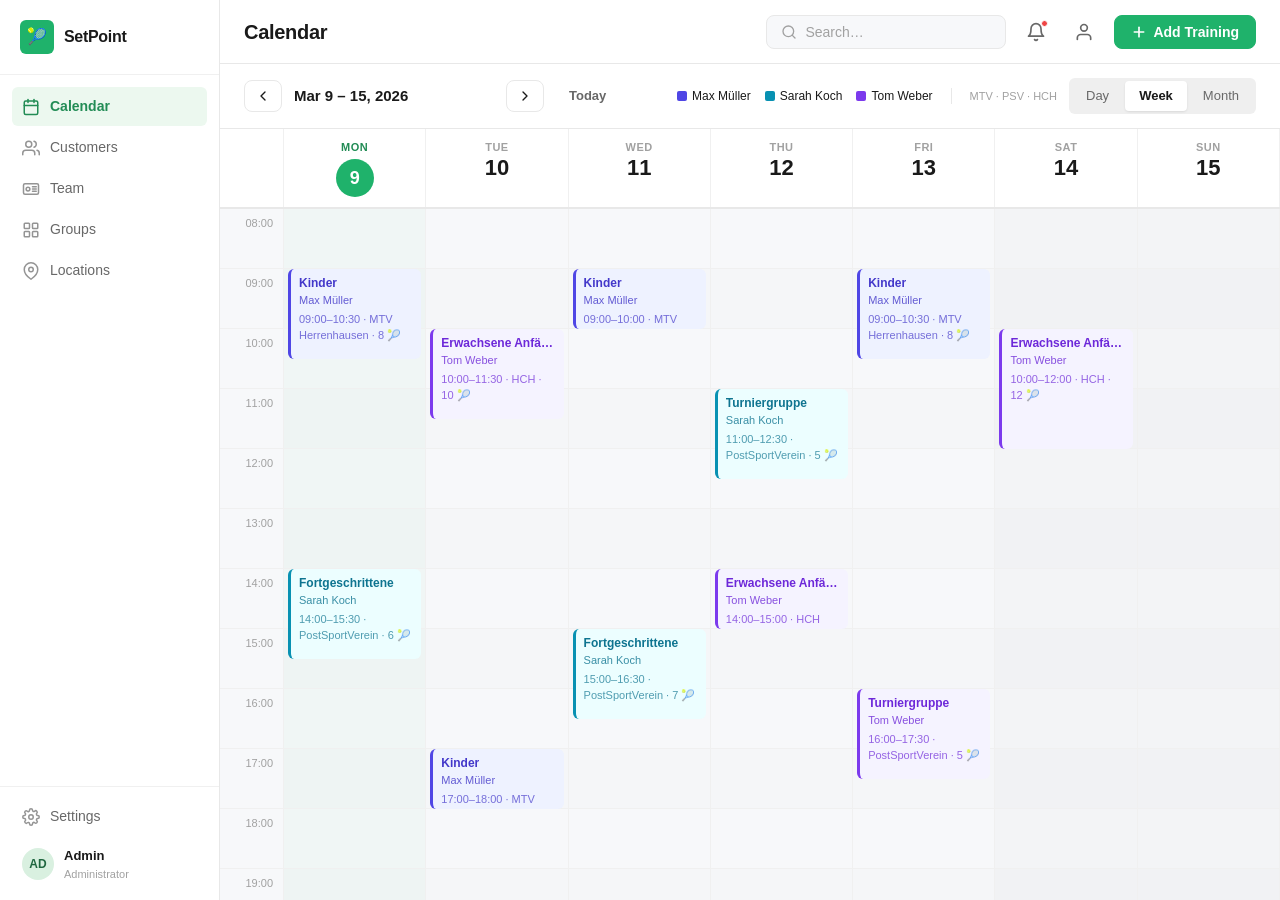
<file: admin/web/index.html>
<!DOCTYPE html>
<html lang="en">
<head>
  <meta charset="UTF-8">
  <meta name="viewport" content="width=device-width, initial-scale=1.0">
  <title>Calendar — SetPoint Admin</title>
  <link rel="stylesheet" href="styles.css">
  <script src="https://mcp.figma.com/mcp/html-to-design/capture.js" async></script>
  <style>
    /* Calendar page fills the remaining height */
    .cal-shell { display: flex; flex-direction: column; flex: 1; overflow: hidden; }

    /* ---- Modal ---- */
    .modal-overlay {
      position: fixed; inset: 0;
      background: rgba(0,0,0,.35);
      display: flex; align-items: center; justify-content: center;
      z-index: 100;
      opacity: 0; pointer-events: none;
      transition: opacity .2s ease;
    }
    .modal-overlay.open { opacity: 1; pointer-events: all; }

    .modal {
      background: #fff;
      border-radius: 14px;
      box-shadow: 0 20px 60px rgba(0,0,0,.18);
      width: 520px;
      max-width: calc(100vw - 40px);
      max-height: calc(100vh - 60px);
      overflow-y: auto;
      transform: translateY(12px) scale(.98);
      transition: transform .2s ease;
    }
    .modal-overlay.open .modal { transform: translateY(0) scale(1); }

    .modal-header {
      display: flex; align-items: center; justify-content: space-between;
      padding: 22px 24px 18px;
      border-bottom: 1px solid var(--border);
    }
    .modal-title { font-size: 17px; font-weight: 700; letter-spacing: -.2px; }
    .modal-close {
      width: 32px; height: 32px; border-radius: 8px; border: none; background: none;
      cursor: pointer; display: flex; align-items: center; justify-content: center;
      color: var(--text-muted); transition: background .12s;
    }
    .modal-close:hover { background: var(--neutral-50); color: var(--text); }

    .modal-body { padding: 24px; display: flex; flex-direction: column; gap: 18px; }

    .form-row { display: grid; grid-template-columns: 1fr 1fr; gap: 14px; }

    .form-group { display: flex; flex-direction: column; gap: 6px; }
    .form-label {
      font-size: 12px; font-weight: 600; text-transform: uppercase;
      letter-spacing: .5px; color: var(--text-muted);
    }
    .form-control {
      border: 1px solid var(--border);
      border-radius: var(--radius-md);
      padding: 10px 14px;
      font-size: 14px; font-family: inherit; color: var(--text);
      background: #fff; outline: none;
      transition: border-color .15s, box-shadow .15s;
      width: 100%;
    }
    .form-control:focus {
      border-color: var(--primary-400);
      box-shadow: 0 0 0 3px rgba(31,178,107,.12);
    }
    select.form-control {
      appearance: none; cursor: pointer;
      background-image: url("data:image/svg+xml,%3Csvg width='12' height='8' viewBox='0 0 12 8' fill='none' xmlns='http://www.w3.org/2000/svg'%3E%3Cpath d='M1 1L6 7L11 1' stroke='%23a1a1a1' stroke-width='1.5' stroke-linecap='round' stroke-linejoin='round'/%3E%3C/svg%3E");
      background-repeat: no-repeat; background-position: right 12px center;
      padding-right: 36px;
    }
    textarea.form-control { resize: vertical; min-height: 80px; line-height: 1.5; }

    .recur-options { display: flex; gap: 8px; }
    .recur-btn {
      flex: 1; padding: 9px 12px; border-radius: var(--radius-md);
      border: 1.5px solid var(--border); background: #fff;
      font-size: 13px; font-weight: 500; color: var(--text-sec);
      cursor: pointer; text-align: center; transition: all .12s;
    }
    .recur-btn:hover { border-color: var(--primary-300); color: var(--primary-600); }
    .recur-btn.selected {
      border-color: var(--primary-500); background: var(--primary-50);
      color: var(--primary-700); font-weight: 600;
    }
    .recur-range { display: none; }
    .recur-range.open { display: block; }

    .modal-footer {
      display: flex; align-items: center; justify-content: flex-end; gap: 10px;
      padding: 16px 24px;
      border-top: 1px solid var(--border);
    }
  </style>
</head>
<body>
<div class="app">

  <!-- ======= SIDEBAR ======= -->
  <aside class="sidebar">
    <div class="sidebar-logo">
      <div class="logo-icon">🎾</div>
      <span class="logo-text">SetPoint</span>
    </div>

    <nav class="sidebar-nav">
      <a href="index.html" class="nav-item active">
        <svg viewBox="0 0 24 24" fill="none" stroke="currentColor" stroke-width="2" stroke-linecap="round" stroke-linejoin="round"><rect x="3" y="4" width="18" height="18" rx="2"/><line x1="16" y1="2" x2="16" y2="6"/><line x1="8" y1="2" x2="8" y2="6"/><line x1="3" y1="10" x2="21" y2="10"/></svg>
        Calendar
      </a>
      <a href="customers.html" class="nav-item">
        <svg viewBox="0 0 24 24" fill="none" stroke="currentColor" stroke-width="2" stroke-linecap="round" stroke-linejoin="round"><path d="M17 21v-2a4 4 0 0 0-4-4H5a4 4 0 0 0-4 4v2"/><circle cx="9" cy="7" r="4"/><path d="M23 21v-2a4 4 0 0 0-3-3.87"/><path d="M16 3.13a4 4 0 0 1 0 7.75"/></svg>
        Customers
      </a>
      <a href="team.html" class="nav-item">
        <svg viewBox="0 0 24 24" fill="none" stroke="currentColor" stroke-width="2" stroke-linecap="round" stroke-linejoin="round"><rect x="2" y="5" width="20" height="14" rx="2"/><circle cx="8" cy="12" r="2.5"/><path d="M14 9h5M14 12h5M14 15h5"/></svg>
        Team
      </a>
      <a href="groups.html" class="nav-item">
        <svg viewBox="0 0 24 24" fill="none" stroke="currentColor" stroke-width="2" stroke-linecap="round" stroke-linejoin="round"><rect x="3" y="3" width="7" height="7" rx="1"/><rect x="14" y="3" width="7" height="7" rx="1"/><rect x="14" y="14" width="7" height="7" rx="1"/><rect x="3" y="14" width="7" height="7" rx="1"/></svg>
        Groups
      </a>
      <a href="locations.html" class="nav-item">
        <svg viewBox="0 0 24 24" fill="none" stroke="currentColor" stroke-width="2" stroke-linecap="round" stroke-linejoin="round"><path d="M21 10c0 7-9 13-9 13s-9-6-9-13a9 9 0 0 1 18 0z"/><circle cx="12" cy="10" r="3"/></svg>
        Locations
      </a>
    </nav>

    <div class="sidebar-bottom">
      <a href="#" class="nav-item">
        <svg viewBox="0 0 24 24" fill="none" stroke="currentColor" stroke-width="2" stroke-linecap="round" stroke-linejoin="round"><circle cx="12" cy="12" r="3"/><path d="M19.4 15a1.65 1.65 0 0 0 .33 1.82l.06.06a2 2 0 0 1-2.83 2.83l-.06-.06a1.65 1.65 0 0 0-1.82-.33 1.65 1.65 0 0 0-1 1.51V21a2 2 0 0 1-4 0v-.09A1.65 1.65 0 0 0 9 19.4a1.65 1.65 0 0 0-1.82.33l-.06.06a2 2 0 0 1-2.83-2.83l.06-.06A1.65 1.65 0 0 0 4.68 15a1.65 1.65 0 0 0-1.51-1H3a2 2 0 0 1 0-4h.09A1.65 1.65 0 0 0 4.6 9a1.65 1.65 0 0 0-.33-1.82l-.06-.06a2 2 0 0 1 2.83-2.83l.06.06A1.65 1.65 0 0 0 9 4.68a1.65 1.65 0 0 0 1-1.51V3a2 2 0 0 1 4 0v.09a1.65 1.65 0 0 0 1 1.51 1.65 1.65 0 0 0 1.82-.33l.06-.06a2 2 0 0 1 2.83 2.83l-.06.06A1.65 1.65 0 0 0 19.4 9a1.65 1.65 0 0 0 1.51 1H21a2 2 0 0 1 0 4h-.09a1.65 1.65 0 0 0-1.51 1z"/></svg>
        Settings
      </a>
      <div class="sidebar-user">
        <div class="user-avatar">AD</div>
        <div class="user-info">
          <div class="user-name">Admin</div>
          <div class="user-role">Administrator</div>
        </div>
      </div>
    </div>
  </aside>

  <!-- ======= MAIN ======= -->
  <div class="main">

    <!-- Topbar -->
    <header class="topbar">
      <span class="topbar-title">Calendar</span>
      <div class="search-box">
        <svg class="search-icon" width="16" height="16" viewBox="0 0 24 24" fill="none" stroke="currentColor" stroke-width="2" stroke-linecap="round" stroke-linejoin="round"><circle cx="11" cy="11" r="8"/><line x1="21" y1="21" x2="16.65" y2="16.65"/></svg>
        <input type="text" placeholder="Search…">
      </div>
      <button class="icon-btn" title="Notifications">
        <svg width="20" height="20" viewBox="0 0 24 24" fill="none" stroke="currentColor" stroke-width="2" stroke-linecap="round" stroke-linejoin="round"><path d="M18 8A6 6 0 0 0 6 8c0 7-3 9-3 9h18s-3-2-3-9"/><path d="M13.73 21a2 2 0 0 1-3.46 0"/></svg>
        <span class="badge-dot"></span>
      </button>
      <button class="icon-btn" title="Profile">
        <svg width="20" height="20" viewBox="0 0 24 24" fill="none" stroke="currentColor" stroke-width="2" stroke-linecap="round" stroke-linejoin="round"><path d="M20 21v-2a4 4 0 0 0-4-4H8a4 4 0 0 0-4 4v2"/><circle cx="12" cy="7" r="4"/></svg>
      </button>
      <button class="btn btn-primary" onclick="openModal()">
        <svg viewBox="0 0 24 24" fill="none" stroke="currentColor" stroke-width="2.5" stroke-linecap="round" stroke-linejoin="round"><line x1="12" y1="5" x2="12" y2="19"/><line x1="5" y1="12" x2="19" y2="12"/></svg>
        Add Training
      </button>
    </header>

    <!-- Calendar shell -->
    <div class="cal-shell">

      <!-- Controls bar -->
      <div class="calendar-controls">
        <button class="btn btn-secondary" style="padding: 7px 10px;">
          <svg width="16" height="16" viewBox="0 0 24 24" fill="none" stroke="currentColor" stroke-width="2" stroke-linecap="round" stroke-linejoin="round"><polyline points="15 18 9 12 15 6"/></svg>
        </button>
        <span class="cal-week-label">Mar 9 – 15, 2026</span>
        <button class="btn btn-secondary" style="padding: 7px 10px;">
          <svg width="16" height="16" viewBox="0 0 24 24" fill="none" stroke="currentColor" stroke-width="2" stroke-linecap="round" stroke-linejoin="round"><polyline points="9 18 15 12 9 6"/></svg>
        </button>
        <button class="btn btn-ghost" style="font-size: 13px; padding: 7px 12px;">Today</button>

        <div style="margin-left: auto;"></div>

        <!-- Trainer legend -->
        <div style="display:flex; align-items:center; gap:14px; font-size:12px;">
          <span style="display:flex;align-items:center;gap:5px;"><span style="width:10px;height:10px;border-radius:2px;background:#4f46e5;display:inline-block;"></span> Max Müller</span>
          <span style="display:flex;align-items:center;gap:5px;"><span style="width:10px;height:10px;border-radius:2px;background:#0891b2;display:inline-block;"></span> Sarah Koch</span>
          <span style="display:flex;align-items:center;gap:5px;"><span style="width:10px;height:10px;border-radius:2px;background:#7c3aed;display:inline-block;"></span> Tom Weber</span>
          <span style="width:1px;height:16px;background:var(--border);margin:0 4px;"></span>
          <span style="font-size:11px;color:var(--text-muted);">MTV · PSV · HCH</span>
        </div>

        <div class="view-tabs">
          <span class="view-tab">Day</span>
          <span class="view-tab active">Week</span>
          <span class="view-tab">Month</span>
        </div>
      </div>

      <!-- Calendar grid -->
      <div class="calendar-wrap">
        <div class="cal-week-view">

          <!-- Day headers -->
          <div class="cal-header">
            <div class="cal-header-spacer"></div>
            <div class="cal-day-header today">
              <div class="cal-day-name">Mon</div>
              <div class="cal-day-num">9</div>
            </div>
            <div class="cal-day-header">
              <div class="cal-day-name">Tue</div>
              <div class="cal-day-num">10</div>
            </div>
            <div class="cal-day-header">
              <div class="cal-day-name">Wed</div>
              <div class="cal-day-num">11</div>
            </div>
            <div class="cal-day-header">
              <div class="cal-day-name">Thu</div>
              <div class="cal-day-num">12</div>
            </div>
            <div class="cal-day-header">
              <div class="cal-day-name">Fri</div>
              <div class="cal-day-num">13</div>
            </div>
            <div class="cal-day-header">
              <div class="cal-day-name">Sat</div>
              <div class="cal-day-num">14</div>
            </div>
            <div class="cal-day-header">
              <div class="cal-day-name">Sun</div>
              <div class="cal-day-num">15</div>
            </div>
          </div>

          <!-- Time + day columns -->
          <div class="cal-body">

            <!-- Time labels col (08:00–20:00) -->
            <div class="cal-time-col">
              <div class="cal-time-label">08:00</div>
              <div class="cal-time-label">09:00</div>
              <div class="cal-time-label">10:00</div>
              <div class="cal-time-label">11:00</div>
              <div class="cal-time-label">12:00</div>
              <div class="cal-time-label">13:00</div>
              <div class="cal-time-label">14:00</div>
              <div class="cal-time-label">15:00</div>
              <div class="cal-time-label">16:00</div>
              <div class="cal-time-label">17:00</div>
              <div class="cal-time-label">18:00</div>
              <div class="cal-time-label">19:00</div>
            </div>

            <!-- Mon -->
            <div class="cal-day-col" style="background:rgba(31,178,107,.03);">
              <div class="cal-hour-slot"></div><div class="cal-hour-slot"></div>
              <div class="cal-hour-slot"></div><div class="cal-hour-slot"></div>
              <div class="cal-hour-slot"></div><div class="cal-hour-slot"></div>
              <div class="cal-hour-slot"></div><div class="cal-hour-slot"></div>
              <div class="cal-hour-slot"></div><div class="cal-hour-slot"></div>
              <div class="cal-hour-slot"></div><div class="cal-hour-slot"></div>
              <!-- 09:00–10:30 Kinder | Max -->
              <div class="cal-event trainer-max" style="top:60px; height:90px;" onclick="openEventModal(this)" data-date="2026-03-09" data-start="09:00" data-end="10:30" data-trainer="Max Müller" data-group="Kinder" data-location="MTV Herrenhausen">
                <div class="cal-event-group">Kinder</div>
                <div class="cal-event-trainer">Max Müller</div>
                <div class="cal-event-meta">09:00–10:30 · MTV Herrenhausen · 8 🎾</div>
              </div>
              <!-- 14:00–15:30 Fortgeschrittene | Sarah -->
              <div class="cal-event trainer-sarah" style="top:360px; height:90px;" onclick="openEventModal(this)" data-date="2026-03-09" data-start="14:00" data-end="15:30" data-trainer="Sarah Koch" data-group="Fortgeschrittene" data-location="PostSportVerein">
                <div class="cal-event-group">Fortgeschrittene</div>
                <div class="cal-event-trainer">Sarah Koch</div>
                <div class="cal-event-meta">14:00–15:30 · PostSportVerein · 6 🎾</div>
              </div>
            </div>

            <!-- Tue -->
            <div class="cal-day-col">
              <div class="cal-hour-slot"></div><div class="cal-hour-slot"></div>
              <div class="cal-hour-slot"></div><div class="cal-hour-slot"></div>
              <div class="cal-hour-slot"></div><div class="cal-hour-slot"></div>
              <div class="cal-hour-slot"></div><div class="cal-hour-slot"></div>
              <div class="cal-hour-slot"></div><div class="cal-hour-slot"></div>
              <div class="cal-hour-slot"></div><div class="cal-hour-slot"></div>
              <!-- 10:00–11:30 Erwachsene Anfänger | Tom -->
              <div class="cal-event trainer-tom" style="top:120px; height:90px;" onclick="openEventModal(this)" data-date="2026-03-10" data-start="10:00" data-end="11:30" data-trainer="Tom Weber" data-group="Erwachsene Anfänger" data-location="HCH">
                <div class="cal-event-group">Erwachsene Anfänger</div>
                <div class="cal-event-trainer">Tom Weber</div>
                <div class="cal-event-meta">10:00–11:30 · HCH · 10 🎾</div>
              </div>
              <!-- 17:00–18:00 Kinder | Max -->
              <div class="cal-event trainer-max" style="top:540px; height:60px;" onclick="openEventModal(this)" data-date="2026-03-10" data-start="17:00" data-end="18:00" data-trainer="Max Müller" data-group="Kinder" data-location="MTV Herrenhausen">
                <div class="cal-event-group">Kinder</div>
                <div class="cal-event-trainer">Max Müller</div>
                <div class="cal-event-meta">17:00–18:00 · MTV Herrenhausen · 5 🎾</div>
              </div>
            </div>

            <!-- Wed -->
            <div class="cal-day-col">
              <div class="cal-hour-slot"></div><div class="cal-hour-slot"></div>
              <div class="cal-hour-slot"></div><div class="cal-hour-slot"></div>
              <div class="cal-hour-slot"></div><div class="cal-hour-slot"></div>
              <div class="cal-hour-slot"></div><div class="cal-hour-slot"></div>
              <div class="cal-hour-slot"></div><div class="cal-hour-slot"></div>
              <div class="cal-hour-slot"></div><div class="cal-hour-slot"></div>
              <!-- 09:00–10:00 Kinder | Max -->
              <div class="cal-event trainer-max" style="top:60px; height:60px;" onclick="openEventModal(this)" data-date="2026-03-11" data-start="09:00" data-end="10:00" data-trainer="Max Müller" data-group="Kinder" data-location="MTV Herrenhausen">
                <div class="cal-event-group">Kinder</div>
                <div class="cal-event-trainer">Max Müller</div>
                <div class="cal-event-meta">09:00–10:00 · MTV Herrenhausen</div>
              </div>
              <!-- 15:00–16:30 Fortgeschrittene | Sarah -->
              <div class="cal-event trainer-sarah" style="top:420px; height:90px;" onclick="openEventModal(this)" data-date="2026-03-11" data-start="15:00" data-end="16:30" data-trainer="Sarah Koch" data-group="Fortgeschrittene" data-location="PostSportVerein">
                <div class="cal-event-group">Fortgeschrittene</div>
                <div class="cal-event-trainer">Sarah Koch</div>
                <div class="cal-event-meta">15:00–16:30 · PostSportVerein · 7 🎾</div>
              </div>
            </div>

            <!-- Thu -->
            <div class="cal-day-col">
              <div class="cal-hour-slot"></div><div class="cal-hour-slot"></div>
              <div class="cal-hour-slot"></div><div class="cal-hour-slot"></div>
              <div class="cal-hour-slot"></div><div class="cal-hour-slot"></div>
              <div class="cal-hour-slot"></div><div class="cal-hour-slot"></div>
              <div class="cal-hour-slot"></div><div class="cal-hour-slot"></div>
              <div class="cal-hour-slot"></div><div class="cal-hour-slot"></div>
              <!-- 11:00–12:30 Turniergruppe | Sarah -->
              <div class="cal-event trainer-sarah" style="top:180px; height:90px;" onclick="openEventModal(this)" data-date="2026-03-12" data-start="11:00" data-end="12:30" data-trainer="Sarah Koch" data-group="Turniergruppe" data-location="PostSportVerein">
                <div class="cal-event-group">Turniergruppe</div>
                <div class="cal-event-trainer">Sarah Koch</div>
                <div class="cal-event-meta">11:00–12:30 · PostSportVerein · 5 🎾</div>
              </div>
              <!-- 14:00–15:00 Erwachsene Anfänger | Tom -->
              <div class="cal-event trainer-tom" style="top:360px; height:60px;" onclick="openEventModal(this)" data-date="2026-03-12" data-start="14:00" data-end="15:00" data-trainer="Tom Weber" data-group="Erwachsene Anfänger" data-location="HCH">
                <div class="cal-event-group">Erwachsene Anfänger</div>
                <div class="cal-event-trainer">Tom Weber</div>
                <div class="cal-event-meta">14:00–15:00 · HCH</div>
              </div>
            </div>

            <!-- Fri -->
            <div class="cal-day-col">
              <div class="cal-hour-slot"></div><div class="cal-hour-slot"></div>
              <div class="cal-hour-slot"></div><div class="cal-hour-slot"></div>
              <div class="cal-hour-slot"></div><div class="cal-hour-slot"></div>
              <div class="cal-hour-slot"></div><div class="cal-hour-slot"></div>
              <div class="cal-hour-slot"></div><div class="cal-hour-slot"></div>
              <div class="cal-hour-slot"></div><div class="cal-hour-slot"></div>
              <!-- 09:00–10:30 Kinder | Max -->
              <div class="cal-event trainer-max" style="top:60px; height:90px;" onclick="openEventModal(this)" data-date="2026-03-13" data-start="09:00" data-end="10:30" data-trainer="Max Müller" data-group="Kinder" data-location="MTV Herrenhausen">
                <div class="cal-event-group">Kinder</div>
                <div class="cal-event-trainer">Max Müller</div>
                <div class="cal-event-meta">09:00–10:30 · MTV Herrenhausen · 8 🎾</div>
              </div>
              <!-- 16:00–17:30 Turniergruppe | Tom -->
              <div class="cal-event trainer-tom" style="top:480px; height:90px;" onclick="openEventModal(this)" data-date="2026-03-13" data-start="16:00" data-end="17:30" data-trainer="Tom Weber" data-group="Turniergruppe" data-location="PostSportVerein">
                <div class="cal-event-group">Turniergruppe</div>
                <div class="cal-event-trainer">Tom Weber</div>
                <div class="cal-event-meta">16:00–17:30 · PostSportVerein · 5 🎾</div>
              </div>
            </div>

            <!-- Sat -->
            <div class="cal-day-col" style="background:rgba(0,0,0,.015);">
              <div class="cal-hour-slot"></div><div class="cal-hour-slot"></div>
              <div class="cal-hour-slot"></div><div class="cal-hour-slot"></div>
              <div class="cal-hour-slot"></div><div class="cal-hour-slot"></div>
              <div class="cal-hour-slot"></div><div class="cal-hour-slot"></div>
              <div class="cal-hour-slot"></div><div class="cal-hour-slot"></div>
              <div class="cal-hour-slot"></div><div class="cal-hour-slot"></div>
              <!-- 10:00–12:00 Erwachsene Anfänger | Tom -->
              <div class="cal-event trainer-tom" style="top:120px; height:120px;" onclick="openEventModal(this)" data-date="2026-03-14" data-start="10:00" data-end="12:00" data-trainer="Tom Weber" data-group="Erwachsene Anfänger" data-location="HCH">
                <div class="cal-event-group">Erwachsene Anfänger</div>
                <div class="cal-event-trainer">Tom Weber</div>
                <div class="cal-event-meta">10:00–12:00 · HCH · 12 🎾</div>
              </div>
            </div>

            <!-- Sun -->
            <div class="cal-day-col" style="background:rgba(0,0,0,.015);">
              <div class="cal-hour-slot"></div><div class="cal-hour-slot"></div>
              <div class="cal-hour-slot"></div><div class="cal-hour-slot"></div>
              <div class="cal-hour-slot"></div><div class="cal-hour-slot"></div>
              <div class="cal-hour-slot"></div><div class="cal-hour-slot"></div>
              <div class="cal-hour-slot"></div><div class="cal-hour-slot"></div>
              <div class="cal-hour-slot"></div><div class="cal-hour-slot"></div>
            </div>

          </div><!-- /.cal-body -->
        </div><!-- /.cal-week-view -->
      </div><!-- /.calendar-wrap -->

    </div><!-- /.cal-shell -->
  </div><!-- /.main -->
</div><!-- /.app -->
<!-- ======= ADD TRAINING MODAL ======= -->
<div class="modal-overlay" id="trainingModal" onclick="handleOverlayClick(event)">
  <div class="modal">

    <div class="modal-header">
      <span class="modal-title">Add Training</span>
      <button class="modal-close" onclick="closeModal()" title="Close">
        <svg width="18" height="18" viewBox="0 0 24 24" fill="none" stroke="currentColor" stroke-width="2" stroke-linecap="round" stroke-linejoin="round"><line x1="18" y1="6" x2="6" y2="18"/><line x1="6" y1="6" x2="18" y2="18"/></svg>
      </button>
    </div>

    <div class="modal-body">

      <!-- Date -->
      <div class="form-group">
        <label class="form-label">Date</label>
        <input type="date" class="form-control" value="2026-03-09">
      </div>

      <!-- Start / End Time -->
      <div class="form-row">
        <div class="form-group">
          <label class="form-label">Start Time</label>
          <input type="time" class="form-control" value="09:00">
        </div>
        <div class="form-group">
          <label class="form-label">End Time</label>
          <input type="time" class="form-control" value="10:30">
        </div>
      </div>

      <!-- Coaches (multi-select) -->
      <div class="form-group">
        <label class="form-label">Coaches</label>
        <div class="coach-picker" id="coachPicker">
          <label class="coach-option">
            <input type="checkbox" value="max">
            <div class="coach-option-avatar ca-max">MM</div>
            <span class="coach-option-name">Max Müller</span>
            <span class="coach-option-role">Coach</span>
          </label>
          <label class="coach-option">
            <input type="checkbox" value="sarah">
            <div class="coach-option-avatar ca-sarah">SK</div>
            <span class="coach-option-name">Sarah Koch</span>
            <span class="coach-option-role">Coach</span>
          </label>
          <label class="coach-option">
            <input type="checkbox" value="tom">
            <div class="coach-option-avatar ca-tom">TW</div>
            <span class="coach-option-name">Tom Weber</span>
            <span class="coach-option-role">Coach</span>
          </label>
        </div>
      </div>

      <!-- Group + Max Players -->
      <div class="form-row">
        <div class="form-group">
          <label class="form-label">Group</label>
          <select class="form-control" id="fGroup">
            <option value="" disabled selected>Select group…</option>
            <option>Kinder 5+</option>
            <option>Kinder 1+</option>
            <option>Junior</option>
            <option>Erwachsene</option>
          </select>
        </div>
        <div class="form-group">
          <label class="form-label">Max Players</label>
          <input type="number" class="form-control" id="fMaxPlayers" placeholder="e.g. 8" min="1" max="99">
        </div>
      </div>

      <!-- Location -->
      <div class="form-group">
        <label class="form-label">Location</label>
        <select class="form-control" id="fLocation">
          <option value="" disabled selected>Select location…</option>
          <option>MTV Herrenhausen</option>
          <option>PostSportVerein</option>
          <option>HCH</option>
        </select>
      </div>

      <!-- Recurring -->
      <div class="form-group">
        <label class="form-label">Repeat</label>
        <div class="recur-options">
          <button type="button" class="recur-btn selected" onclick="selectRecur(this)">No repeat</button>
          <button type="button" class="recur-btn" onclick="selectRecur(this)">Weekly</button>
          <button type="button" class="recur-btn" onclick="selectRecur(this)">Monthly</button>
        </div>
      </div>
      <div class="form-group recur-range" id="recurDateRange">
        <label class="form-label">Repeat Rule Validity</label>
        <div class="form-row">
          <div class="form-group">
            <label class="form-label">Start Date</label>
            <input type="date" class="form-control" id="repeatStartDate">
          </div>
          <div class="form-group">
            <label class="form-label">End Date</label>
            <input type="date" class="form-control" id="repeatEndDate">
          </div>
        </div>
      </div>

      <!-- Description -->
      <div class="form-group">
        <label class="form-label">Description <span style="font-weight:400;text-transform:none;letter-spacing:0;color:var(--neutral-300);">(optional)</span></label>
        <textarea class="form-control" placeholder="Notes about this training session…"></textarea>
      </div>

    </div><!-- /.modal-body -->

    <div class="modal-footer">
      <button class="btn btn-secondary" onclick="closeModal()">Cancel</button>
      <button class="btn btn-primary" onclick="closeModal()">
        <svg viewBox="0 0 24 24" fill="none" stroke="currentColor" stroke-width="2.5" stroke-linecap="round" stroke-linejoin="round"><line x1="12" y1="5" x2="12" y2="19"/><line x1="5" y1="12" x2="19" y2="12"/></svg>
        Create Training
      </button>
    </div>

  </div><!-- /.modal -->
</div><!-- /.modal-overlay -->

<script>
  const modal       = document.getElementById('trainingModal');
  const modalTitle  = modal.querySelector('.modal-title');
  const fDate       = modal.querySelector('input[type="date"]');
  const fStart      = modal.querySelector('input[type="time"]:first-of-type');
  const fEnd        = modal.querySelectorAll('input[type="time"]')[1];
  const fGroup      = modal.querySelector('#fGroup');
  const fMaxPlayers = modal.querySelector('#fMaxPlayers');
  const fLocation   = modal.querySelector('#fLocation');
  const coachPicker = modal.querySelector('#coachPicker');
  const recurDateRange = modal.querySelector('#recurDateRange');
  const repeatStartDate = modal.querySelector('#repeatStartDate');
  const repeatEndDate = modal.querySelector('#repeatEndDate');

  const coachValues = { 'Max Müller': 'max', 'Sarah Koch': 'sarah', 'Tom Weber': 'tom' };

  function openModal(data) {
    modal.querySelectorAll('.recur-btn').forEach((b, i) => b.classList.toggle('selected', i === 0));
    updateRepeatUi();
    repeatStartDate.value = '';
    repeatEndDate.value = '';

    if (data) {
      modalTitle.textContent = 'Edit Training';
      fDate.value  = data.date  || '';
      fStart.value = data.start || '';
      fEnd.value   = data.end   || '';
      setSelectValue(fGroup,    data.group);
      setSelectValue(fLocation, data.location);
      // pre-check coach if known
      coachPicker.querySelectorAll('input[type="checkbox"]').forEach(cb => {
        cb.checked = data.trainer && cb.value === coachValues[data.trainer];
      });
    } else {
      modalTitle.textContent = 'Add Training';
      fDate.value  = '2026-03-09';
      fStart.value = '09:00';
      fEnd.value   = '10:30';
      fGroup.selectedIndex    = 0;
      fLocation.selectedIndex = 0;
      fMaxPlayers.value = '';
      coachPicker.querySelectorAll('input[type="checkbox"]').forEach(cb => cb.checked = false);
      repeatStartDate.value = fDate.value;
    }
    modal.classList.add('open');
    document.body.style.overflow = 'hidden';
  }

  function openEventModal(el) {
    openModal({
      date:     el.dataset.date,
      start:    el.dataset.start,
      end:      el.dataset.end,
      trainer:  el.dataset.trainer,
      group:    el.dataset.group,
      location: el.dataset.location,
    });
  }

  function setSelectValue(select, value) {
    const opt = [...select.options].find(o => o.text === value || o.value === value);
    if (opt) select.selectedIndex = opt.index;
  }

  function closeModal() {
    modal.classList.remove('open');
    document.body.style.overflow = '';
  }

  function handleOverlayClick(e) {
    if (e.target === e.currentTarget) closeModal();
  }

  document.addEventListener('keydown', e => { if (e.key === 'Escape') closeModal(); });

  function selectRecur(btn) {
    btn.closest('.recur-options').querySelectorAll('.recur-btn')
      .forEach(b => b.classList.remove('selected'));
    btn.classList.add('selected');
    updateRepeatUi();
  }

  function updateRepeatUi() {
    const selectedRepeat = modal.querySelector('.recur-btn.selected')?.textContent.trim().toLowerCase();
    const shouldShowRange = selectedRepeat === 'weekly' || selectedRepeat === 'monthly';
    recurDateRange.classList.toggle('open', shouldShowRange);
    repeatStartDate.required = shouldShowRange;
    repeatEndDate.required = shouldShowRange;
  }
</script>

</body>
</html>
</file>
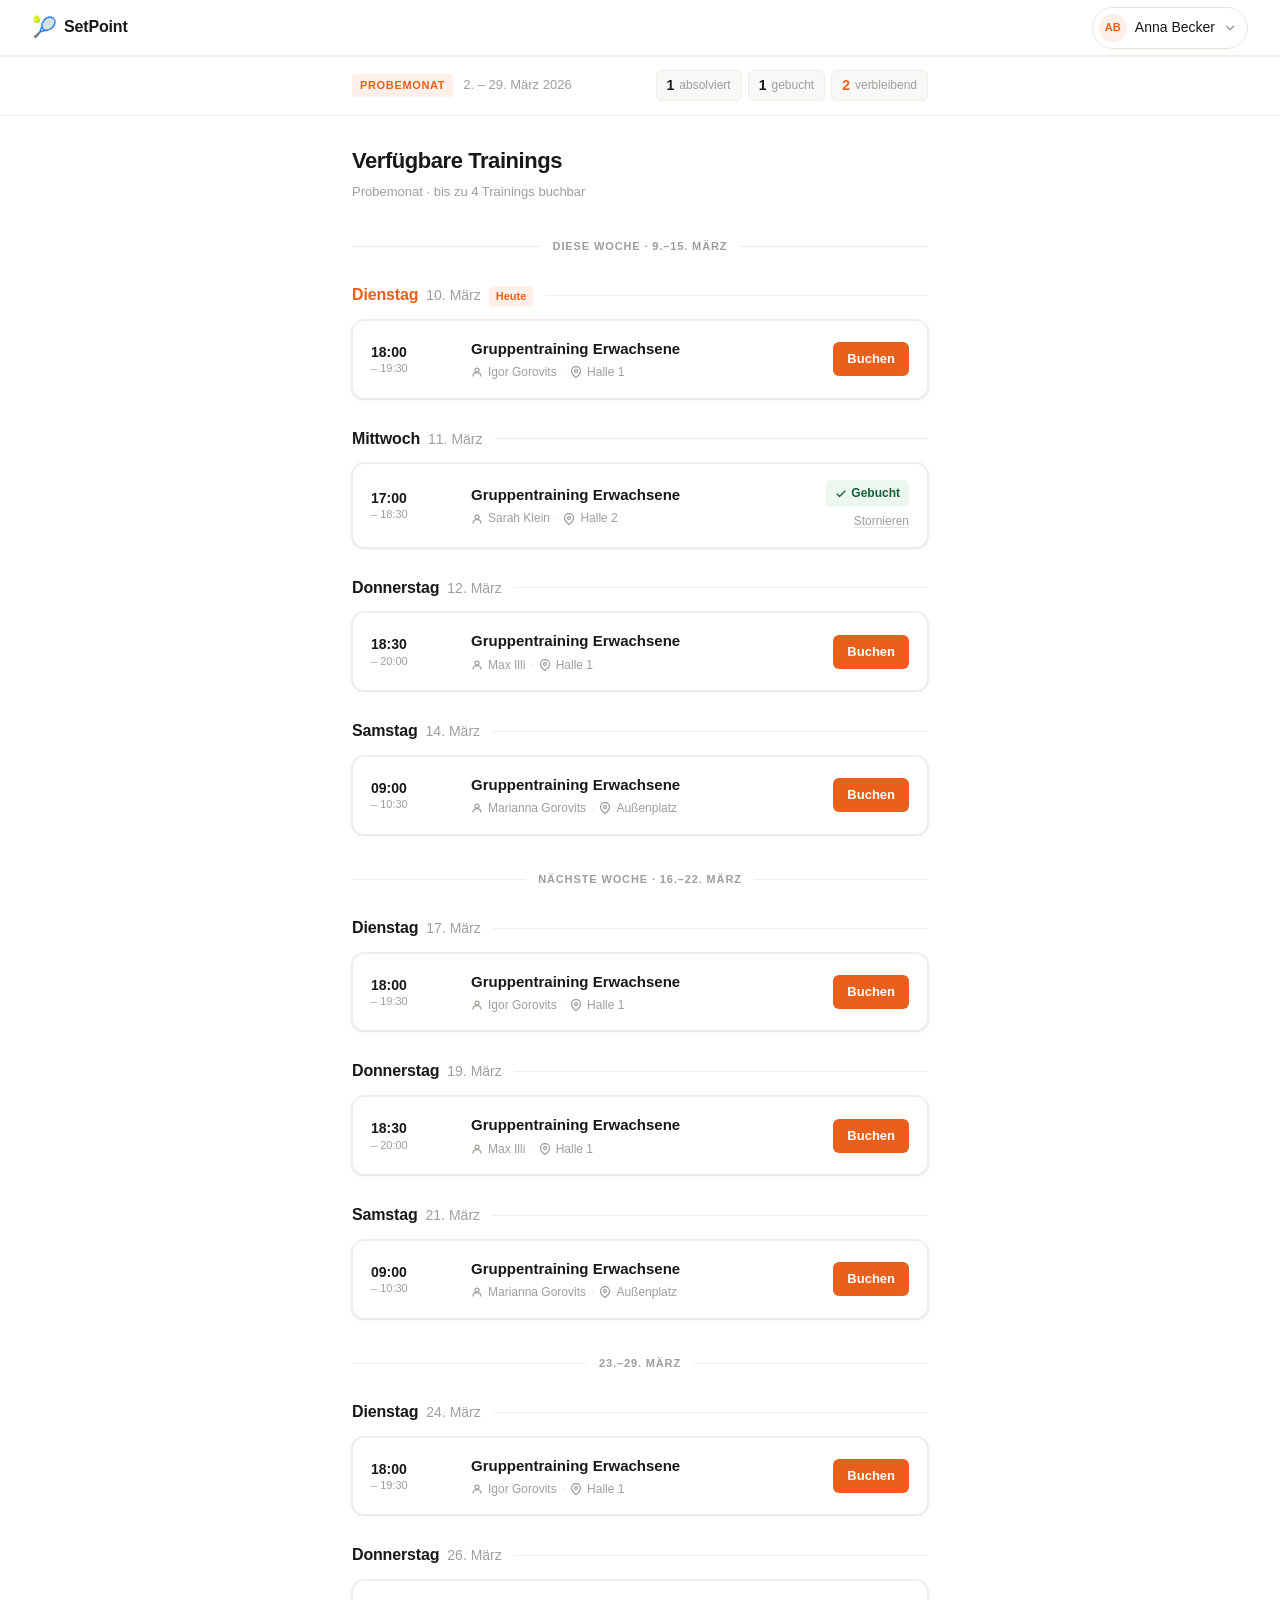
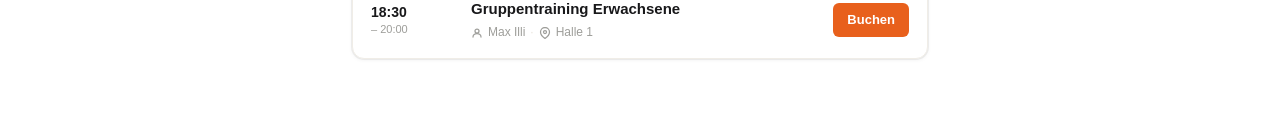
<file: cleint/private-web/index.html>
<!DOCTYPE html>
<html lang="de">
<head>
  <meta charset="UTF-8">
  <meta name="viewport" content="width=device-width, initial-scale=1.0">
  <title>Meine Trainings — SetPoint</title>
  <link rel="stylesheet" href="styles.css">
</head>
<body>

<!-- ======= TOPBAR ======= -->
<header class="topbar">
  <a href="index.html" class="topbar-logo">
    <span class="topbar-logo-mark">🎾</span>
    <span class="topbar-logo-text">SetPoint</span>
  </a>
  <div class="account-wrap">
    <button class="account-btn" onclick="toggleAccount()" aria-label="Account-Menü" aria-expanded="false" id="accountBtn">
      <div class="avatar">AB</div>
      <span class="account-btn-name">Anna Becker</span>
      <svg class="account-chevron" width="14" height="14" viewBox="0 0 24 24" fill="none" stroke="currentColor" stroke-width="2.5" stroke-linecap="round" stroke-linejoin="round" aria-hidden="true"><polyline points="6 9 12 15 18 9"/></svg>
    </button>
    <div class="account-menu" id="accountMenu">
      <div class="account-menu-header">
        <strong>Anna Becker</strong>
        <span>anna.becker@email.com</span>
      </div>
      <a href="my-info.html" class="account-menu-item">
        <svg width="15" height="15" viewBox="0 0 24 24" fill="none" stroke="currentColor" stroke-width="2" stroke-linecap="round" stroke-linejoin="round"><circle cx="12" cy="8" r="4"/><path d="M4 20c0-4 3.6-7 8-7s8 3 8 7"/></svg>
        Meine Daten
      </a>
      <a href="my-trainings.html" class="account-menu-item active">
        <svg width="15" height="15" viewBox="0 0 24 24" fill="none" stroke="currentColor" stroke-width="2" stroke-linecap="round" stroke-linejoin="round"><rect x="3" y="4" width="18" height="18" rx="2"/><line x1="16" y1="2" x2="16" y2="6"/><line x1="8" y1="2" x2="8" y2="6"/><line x1="3" y1="10" x2="21" y2="10"/></svg>
        Meine Trainings
      </a>
      <div class="account-menu-divider"></div>
      <a href="login.html" class="account-menu-item account-menu-logout">
        <svg width="15" height="15" viewBox="0 0 24 24" fill="none" stroke="currentColor" stroke-width="2" stroke-linecap="round" stroke-linejoin="round"><path d="M9 21H5a2 2 0 0 1-2-2V5a2 2 0 0 1 2-2h4"/><polyline points="16 17 21 12 16 7"/><line x1="21" y1="12" x2="9" y2="12"/></svg>
        Abmelden
      </a>
    </div>
  </div>
</header>

<!-- ======= TRIAL STRIP ======= -->
<div class="trial-strip">
  <div class="trial-strip-inner">
    <div class="trial-info">
      <span class="trial-badge">Probemonat</span>
      <span class="trial-dates">2. – 29. März 2026</span>
    </div>
    <div class="trial-counters">
      <div class="trial-counter">
        <span class="trial-counter-num" id="cnt-attended">1</span>
        <span class="trial-counter-label">absolviert</span>
      </div>
      <div class="trial-counter">
        <span class="trial-counter-num" id="cnt-booked">1</span>
        <span class="trial-counter-label">gebucht</span>
      </div>
      <div class="trial-counter">
        <span class="trial-counter-num highlight" id="cnt-remaining">2</span>
        <span class="trial-counter-label">verbleibend</span>
      </div>
    </div>
  </div>
</div>

<!-- ======= MAIN CONTENT ======= -->
<div class="page-wrap">
  <div class="content">

    <div class="page-header">
      <h1 class="page-title">Verfügbare Trainings</h1>
      <p class="page-sub">Probemonat · bis zu 4 Trainings buchbar</p>
    </div>

    <!-- ── Diese Woche: 9.–15. März ── -->
    <div class="week-divider">Diese Woche · 9.–15. März</div>

    <!-- Dienstag 10. März (HEUTE) -->
    <div class="day-section today">
      <div class="day-header"><div class="day-divider-line"></div>
        <span class="day-name">Dienstag</span>
        <span class="day-date">10. März</span>
        <span class="day-today-pill">Heute</span>
      </div>
      <div class="slots-list">
        <div class="slot-card" id="slot-tue10">
          <div class="slot-time">
            18:00
            <span class="slot-time-end">– 19:30</span>
          </div>
          <div class="slot-info">
            <div class="slot-name">Gruppentraining Erwachsene</div>
            <div class="slot-meta">
              <svg width="12" height="12" viewBox="0 0 24 24" fill="none" stroke="currentColor" stroke-width="2.5" stroke-linecap="round" stroke-linejoin="round"><circle cx="12" cy="8" r="4"/><path d="M4 20c0-4 3.6-7 8-7s8 3 8 7"/></svg>
              Igor Gorovits
              <span class="slot-meta-sep">·</span>
              <svg width="12" height="12" viewBox="0 0 24 24" fill="none" stroke="currentColor" stroke-width="2.5" stroke-linecap="round" stroke-linejoin="round"><path d="M21 10c0 7-9 13-9 13s-9-6-9-13a9 9 0 0 1 18 0z"/><circle cx="12" cy="10" r="3"/></svg>
              Halle 1
            </div>
          </div>
          <div class="slot-action" id="action-tue10">
            <button class="btn-book" onclick="bookSlot('tue10')">Buchen</button>
          </div>
        </div>
      </div>
    </div>

    <!-- Mittwoch 11. März -->
    <div class="day-section">
      <div class="day-header"><div class="day-divider-line"></div>
        <span class="day-name">Mittwoch</span>
        <span class="day-date">11. März</span>
      </div>
      <div class="slots-list">
        <!-- Already booked — within 24h window for demo -->
        <div class="slot-card" id="slot-wed11">
          <div class="slot-time">
            17:00
            <span class="slot-time-end">– 18:30</span>
          </div>
          <div class="slot-info">
            <div class="slot-name">Gruppentraining Erwachsene</div>
            <div class="slot-meta">
              <svg width="12" height="12" viewBox="0 0 24 24" fill="none" stroke="currentColor" stroke-width="2.5" stroke-linecap="round" stroke-linejoin="round"><circle cx="12" cy="8" r="4"/><path d="M4 20c0-4 3.6-7 8-7s8 3 8 7"/></svg>
              Sarah Klein
              <span class="slot-meta-sep">·</span>
              <svg width="12" height="12" viewBox="0 0 24 24" fill="none" stroke="currentColor" stroke-width="2.5" stroke-linecap="round" stroke-linejoin="round"><path d="M21 10c0 7-9 13-9 13s-9-6-9-13a9 9 0 0 1 18 0z"/><circle cx="12" cy="10" r="3"/></svg>
              Halle 2
            </div>
          </div>
          <div class="slot-action" id="action-wed11">
            <!-- Pre-booked slot -->
            <div class="booked-badge">
              <svg width="12" height="12" viewBox="0 0 24 24" fill="none" stroke="currentColor" stroke-width="2.5" stroke-linecap="round" stroke-linejoin="round"><polyline points="20 6 9 17 4 12"/></svg>
              Gebucht
            </div>
            <button class="btn-cancel" onclick="openCancelDialog('wed11')">Stornieren</button>
          </div>
        </div>
      </div>
    </div>

    <!-- Donnerstag 12. März -->
    <div class="day-section">
      <div class="day-header"><div class="day-divider-line"></div>
        <span class="day-name">Donnerstag</span>
        <span class="day-date">12. März</span>
      </div>
      <div class="slots-list">
        <div class="slot-card" id="slot-thu12">
          <div class="slot-time">
            18:30
            <span class="slot-time-end">– 20:00</span>
          </div>
          <div class="slot-info">
            <div class="slot-name">Gruppentraining Erwachsene</div>
            <div class="slot-meta">
              <svg width="12" height="12" viewBox="0 0 24 24" fill="none" stroke="currentColor" stroke-width="2.5" stroke-linecap="round" stroke-linejoin="round"><circle cx="12" cy="8" r="4"/><path d="M4 20c0-4 3.6-7 8-7s8 3 8 7"/></svg>
              Max Illi
              <span class="slot-meta-sep">·</span>
              <svg width="12" height="12" viewBox="0 0 24 24" fill="none" stroke="currentColor" stroke-width="2.5" stroke-linecap="round" stroke-linejoin="round"><path d="M21 10c0 7-9 13-9 13s-9-6-9-13a9 9 0 0 1 18 0z"/><circle cx="12" cy="10" r="3"/></svg>
              Halle 1
            </div>
          </div>
          <div class="slot-action" id="action-thu12">
            <button class="btn-book" onclick="bookSlot('thu12')">Buchen</button>
          </div>
        </div>
      </div>
    </div>

    <!-- Samstag 14. März -->
    <div class="day-section">
      <div class="day-header"><div class="day-divider-line"></div>
        <span class="day-name">Samstag</span>
        <span class="day-date">14. März</span>
      </div>
      <div class="slots-list">
        <div class="slot-card" id="slot-sat14">
          <div class="slot-time">
            09:00
            <span class="slot-time-end">– 10:30</span>
          </div>
          <div class="slot-info">
            <div class="slot-name">Gruppentraining Erwachsene</div>
            <div class="slot-meta">
              <svg width="12" height="12" viewBox="0 0 24 24" fill="none" stroke="currentColor" stroke-width="2.5" stroke-linecap="round" stroke-linejoin="round"><circle cx="12" cy="8" r="4"/><path d="M4 20c0-4 3.6-7 8-7s8 3 8 7"/></svg>
              Marianna Gorovits
              <span class="slot-meta-sep">·</span>
              <svg width="12" height="12" viewBox="0 0 24 24" fill="none" stroke="currentColor" stroke-width="2.5" stroke-linecap="round" stroke-linejoin="round"><path d="M21 10c0 7-9 13-9 13s-9-6-9-13a9 9 0 0 1 18 0z"/><circle cx="12" cy="10" r="3"/></svg>
              Außenplatz
            </div>
          </div>
          <div class="slot-action" id="action-sat14">
            <button class="btn-book" onclick="bookSlot('sat14')">Buchen</button>
          </div>
        </div>
      </div>
    </div>

    <!-- ── Nächste Woche: 16.–22. März ── -->
    <div class="week-divider">Nächste Woche · 16.–22. März</div>

    <!-- Dienstag 17. März -->
    <div class="day-section">
      <div class="day-header"><div class="day-divider-line"></div>
        <span class="day-name">Dienstag</span>
        <span class="day-date">17. März</span>
      </div>
      <div class="slots-list">
        <div class="slot-card" id="slot-tue17">
          <div class="slot-time">
            18:00
            <span class="slot-time-end">– 19:30</span>
          </div>
          <div class="slot-info">
            <div class="slot-name">Gruppentraining Erwachsene</div>
            <div class="slot-meta">
              <svg width="12" height="12" viewBox="0 0 24 24" fill="none" stroke="currentColor" stroke-width="2.5" stroke-linecap="round" stroke-linejoin="round"><circle cx="12" cy="8" r="4"/><path d="M4 20c0-4 3.6-7 8-7s8 3 8 7"/></svg>
              Igor Gorovits
              <span class="slot-meta-sep">·</span>
              <svg width="12" height="12" viewBox="0 0 24 24" fill="none" stroke="currentColor" stroke-width="2.5" stroke-linecap="round" stroke-linejoin="round"><path d="M21 10c0 7-9 13-9 13s-9-6-9-13a9 9 0 0 1 18 0z"/><circle cx="12" cy="10" r="3"/></svg>
              Halle 1
            </div>
          </div>
          <div class="slot-action" id="action-tue17">
            <button class="btn-book" onclick="bookSlot('tue17')">Buchen</button>
          </div>
        </div>
      </div>
    </div>

    <!-- Donnerstag 19. März -->
    <div class="day-section">
      <div class="day-header"><div class="day-divider-line"></div>
        <span class="day-name">Donnerstag</span>
        <span class="day-date">19. März</span>
      </div>
      <div class="slots-list">
        <div class="slot-card" id="slot-thu19">
          <div class="slot-time">
            18:30
            <span class="slot-time-end">– 20:00</span>
          </div>
          <div class="slot-info">
            <div class="slot-name">Gruppentraining Erwachsene</div>
            <div class="slot-meta">
              <svg width="12" height="12" viewBox="0 0 24 24" fill="none" stroke="currentColor" stroke-width="2.5" stroke-linecap="round" stroke-linejoin="round"><circle cx="12" cy="8" r="4"/><path d="M4 20c0-4 3.6-7 8-7s8 3 8 7"/></svg>
              Max Illi
              <span class="slot-meta-sep">·</span>
              <svg width="12" height="12" viewBox="0 0 24 24" fill="none" stroke="currentColor" stroke-width="2.5" stroke-linecap="round" stroke-linejoin="round"><path d="M21 10c0 7-9 13-9 13s-9-6-9-13a9 9 0 0 1 18 0z"/><circle cx="12" cy="10" r="3"/></svg>
              Halle 1
            </div>
          </div>
          <div class="slot-action" id="action-thu19">
            <button class="btn-book" onclick="bookSlot('thu19')">Buchen</button>
          </div>
        </div>
      </div>
    </div>

    <!-- Samstag 21. März -->
    <div class="day-section">
      <div class="day-header"><div class="day-divider-line"></div>
        <span class="day-name">Samstag</span>
        <span class="day-date">21. März</span>
      </div>
      <div class="slots-list">
        <div class="slot-card" id="slot-sat21">
          <div class="slot-time">
            09:00
            <span class="slot-time-end">– 10:30</span>
          </div>
          <div class="slot-info">
            <div class="slot-name">Gruppentraining Erwachsene</div>
            <div class="slot-meta">
              <svg width="12" height="12" viewBox="0 0 24 24" fill="none" stroke="currentColor" stroke-width="2.5" stroke-linecap="round" stroke-linejoin="round"><circle cx="12" cy="8" r="4"/><path d="M4 20c0-4 3.6-7 8-7s8 3 8 7"/></svg>
              Marianna Gorovits
              <span class="slot-meta-sep">·</span>
              <svg width="12" height="12" viewBox="0 0 24 24" fill="none" stroke="currentColor" stroke-width="2.5" stroke-linecap="round" stroke-linejoin="round"><path d="M21 10c0 7-9 13-9 13s-9-6-9-13a9 9 0 0 1 18 0z"/><circle cx="12" cy="10" r="3"/></svg>
              Außenplatz
            </div>
          </div>
          <div class="slot-action" id="action-sat21">
            <button class="btn-book" onclick="bookSlot('sat21')">Buchen</button>
          </div>
        </div>
      </div>
    </div>

    <!-- ── Übernächste Woche: 23.–29. März ── -->
    <div class="week-divider">23.–29. März</div>

    <!-- Dienstag 24. März -->
    <div class="day-section">
      <div class="day-header"><div class="day-divider-line"></div>
        <span class="day-name">Dienstag</span>
        <span class="day-date">24. März</span>
      </div>
      <div class="slots-list">
        <div class="slot-card" id="slot-tue24">
          <div class="slot-time">
            18:00
            <span class="slot-time-end">– 19:30</span>
          </div>
          <div class="slot-info">
            <div class="slot-name">Gruppentraining Erwachsene</div>
            <div class="slot-meta">
              <svg width="12" height="12" viewBox="0 0 24 24" fill="none" stroke="currentColor" stroke-width="2.5" stroke-linecap="round" stroke-linejoin="round"><circle cx="12" cy="8" r="4"/><path d="M4 20c0-4 3.6-7 8-7s8 3 8 7"/></svg>
              Igor Gorovits
              <span class="slot-meta-sep">·</span>
              <svg width="12" height="12" viewBox="0 0 24 24" fill="none" stroke="currentColor" stroke-width="2.5" stroke-linecap="round" stroke-linejoin="round"><path d="M21 10c0 7-9 13-9 13s-9-6-9-13a9 9 0 0 1 18 0z"/><circle cx="12" cy="10" r="3"/></svg>
              Halle 1
            </div>
          </div>
          <div class="slot-action" id="action-tue24">
            <button class="btn-book" onclick="bookSlot('tue24')">Buchen</button>
          </div>
        </div>
      </div>
    </div>

    <!-- Donnerstag 26. März -->
    <div class="day-section">
      <div class="day-header"><div class="day-divider-line"></div>
        <span class="day-name">Donnerstag</span>
        <span class="day-date">26. März</span>
      </div>
      <div class="slots-list">
        <div class="slot-card" id="slot-thu26">
          <div class="slot-time">
            18:30
            <span class="slot-time-end">– 20:00</span>
          </div>
          <div class="slot-info">
            <div class="slot-name">Gruppentraining Erwachsene</div>
            <div class="slot-meta">
              <svg width="12" height="12" viewBox="0 0 24 24" fill="none" stroke="currentColor" stroke-width="2.5" stroke-linecap="round" stroke-linejoin="round"><circle cx="12" cy="8" r="4"/><path d="M4 20c0-4 3.6-7 8-7s8 3 8 7"/></svg>
              Max Illi
              <span class="slot-meta-sep">·</span>
              <svg width="12" height="12" viewBox="0 0 24 24" fill="none" stroke="currentColor" stroke-width="2.5" stroke-linecap="round" stroke-linejoin="round"><path d="M21 10c0 7-9 13-9 13s-9-6-9-13a9 9 0 0 1 18 0z"/><circle cx="12" cy="10" r="3"/></svg>
              Halle 1
            </div>
          </div>
          <div class="slot-action" id="action-thu26">
            <button class="btn-book" onclick="bookSlot('thu26')">Buchen</button>
          </div>
        </div>
      </div>
    </div>

  </div>
</div>

<!-- ======= CANCEL DIALOG ======= -->
<div class="dialog-overlay" id="cancelDialog" onclick="handleOverlayClick(event)">
  <div class="dialog">
    <div class="dialog-handle"></div>
    <h2 class="dialog-title">Training stornieren?</h2>
    <p class="dialog-training" id="dialogTraining">—</p>
    <div class="dialog-rule" id="dialogRule">—</div>
    <div class="dialog-actions">
      <button class="btn-ghost" onclick="closeCancelDialog()">Abbrechen</button>
      <button class="btn-danger" onclick="confirmCancel()">Stornieren</button>
    </div>
  </div>
</div>

<script>
  // ── State ──
  const state = {
    total:    4,
    attended: 1,
    booked:   ['wed11'], // initially one pre-booked slot

    slots: {
      tue10: { label: 'Di, 10. März · 18:00 – 19:30',  name: 'Gruppentraining Erwachsene', coach: 'Igor Gorovits',     loc: 'Halle 1',      within24h: true  },
      wed11: { label: 'Mi, 11. März · 17:00 – 18:30',  name: 'Gruppentraining Erwachsene', coach: 'Sarah Klein',       loc: 'Halle 2',      within24h: false },
      thu12: { label: 'Do, 12. März · 18:30 – 20:00',  name: 'Gruppentraining Erwachsene', coach: 'Max Illi',          loc: 'Halle 1',      within24h: false },
      sat14: { label: 'Sa, 14. März · 09:00 – 10:30',  name: 'Gruppentraining Erwachsene', coach: 'Marianna Gorovits', loc: 'Außenplatz',   within24h: false },
      tue17: { label: 'Di, 17. März · 18:00 – 19:30',  name: 'Gruppentraining Erwachsene', coach: 'Igor Gorovits',     loc: 'Halle 1',      within24h: false },
      thu19: { label: 'Do, 19. März · 18:30 – 20:00',  name: 'Gruppentraining Erwachsene', coach: 'Max Illi',          loc: 'Halle 1',      within24h: false },
      sat21: { label: 'Sa, 21. März · 09:00 – 10:30',  name: 'Gruppentraining Erwachsene', coach: 'Marianna Gorovits', loc: 'Außenplatz',   within24h: false },
      tue24: { label: 'Di, 24. März · 18:00 – 19:30',  name: 'Gruppentraining Erwachsene', coach: 'Igor Gorovits',     loc: 'Halle 1',      within24h: false },
      thu26: { label: 'Do, 26. März · 18:30 – 20:00',  name: 'Gruppentraining Erwachsene', coach: 'Max Illi',          loc: 'Halle 1',      within24h: false },
    }
  };

  function remaining() {
    return state.total - state.attended - state.booked.length;
  }

  function updateCounters() {
    document.getElementById('cnt-attended').textContent  = state.attended;
    document.getElementById('cnt-booked').textContent    = state.booked.length;
    document.getElementById('cnt-remaining').textContent = remaining();
    // Re-render all available slots so disabled state is correct
    Object.keys(state.slots).forEach(id => {
      if (!state.booked.includes(id)) renderSlot(id);
    });
  }

  function renderSlot(slotId) {
    const actionEl = document.getElementById('action-' + slotId);
    if (!actionEl) return;
    const isBooked = state.booked.includes(slotId);

    if (isBooked) {
      actionEl.innerHTML = `
        <div class="booked-badge">
          <svg width="12" height="12" viewBox="0 0 24 24" fill="none" stroke="currentColor" stroke-width="2.5" stroke-linecap="round" stroke-linejoin="round"><polyline points="20 6 9 17 4 12"/></svg>
          Gebucht
        </div>
        <button class="btn-cancel" onclick="openCancelDialog('${slotId}')">Stornieren</button>
      `;
    } else {
      const disabled = remaining() <= 0;
      actionEl.innerHTML = `
        <button class="btn-book" ${disabled ? 'disabled' : `onclick="bookSlot('${slotId}')"`}>
          ${disabled ? 'Ausgebucht' : 'Buchen'}
        </button>
      `;
    }
  }

  function bookSlot(slotId) {
    if (remaining() <= 0) return;
    state.booked.push(slotId);
    renderSlot(slotId);
    updateCounters();
  }

  // Cancel dialog
  let pendingCancel = null;

  function openCancelDialog(slotId) {
    pendingCancel = slotId;
    const slot = state.slots[slotId];
    document.getElementById('dialogTraining').textContent = slot.label + ' · ' + slot.coach + ' · ' + slot.loc;

    const ruleEl = document.getElementById('dialogRule');
    if (slot.within24h) {
      ruleEl.className = 'dialog-rule warn';
      ruleEl.innerHTML = '⚠️ <strong>Weniger als 24 Stunden</strong> bis zum Training — das Training wird trotzdem als genutzt gewertet und von Deinem Kontingent abgezogen.';
    } else {
      ruleEl.className = 'dialog-rule';
      ruleEl.innerHTML = 'Da Du mehr als 24 Stunden vor dem Training stornierst, wird dieses Training <strong>nicht als genutzt gewertet</strong> und bleibt in Deinem Kontingent.';
    }
    document.getElementById('cancelDialog').classList.add('open');
  }

  function closeCancelDialog() {
    document.getElementById('cancelDialog').classList.remove('open');
    pendingCancel = null;
  }

  function handleOverlayClick(e) {
    if (e.target === e.currentTarget) closeCancelDialog();
  }

  function confirmCancel() {
    if (!pendingCancel) return;
    const slot = state.slots[pendingCancel];
    // If within 24h, it still counts as a used session
    if (slot.within24h) state.attended++;
    state.booked = state.booked.filter(id => id !== pendingCancel);
    renderSlot(pendingCancel);
    updateCounters();
    closeCancelDialog();
  }

  // Account menu toggle
  function toggleAccount() {
    const menu = document.getElementById('accountMenu');
    const btn  = document.getElementById('accountBtn');
    const open = menu.classList.toggle('open');
    btn.setAttribute('aria-expanded', open);
  }
  document.addEventListener('click', function(e) {
    if (!e.target.closest('.account-wrap')) {
      document.getElementById('accountMenu').classList.remove('open');
      document.getElementById('accountBtn').setAttribute('aria-expanded', 'false');
    }
  });
</script>

</body>
</html>
</file>
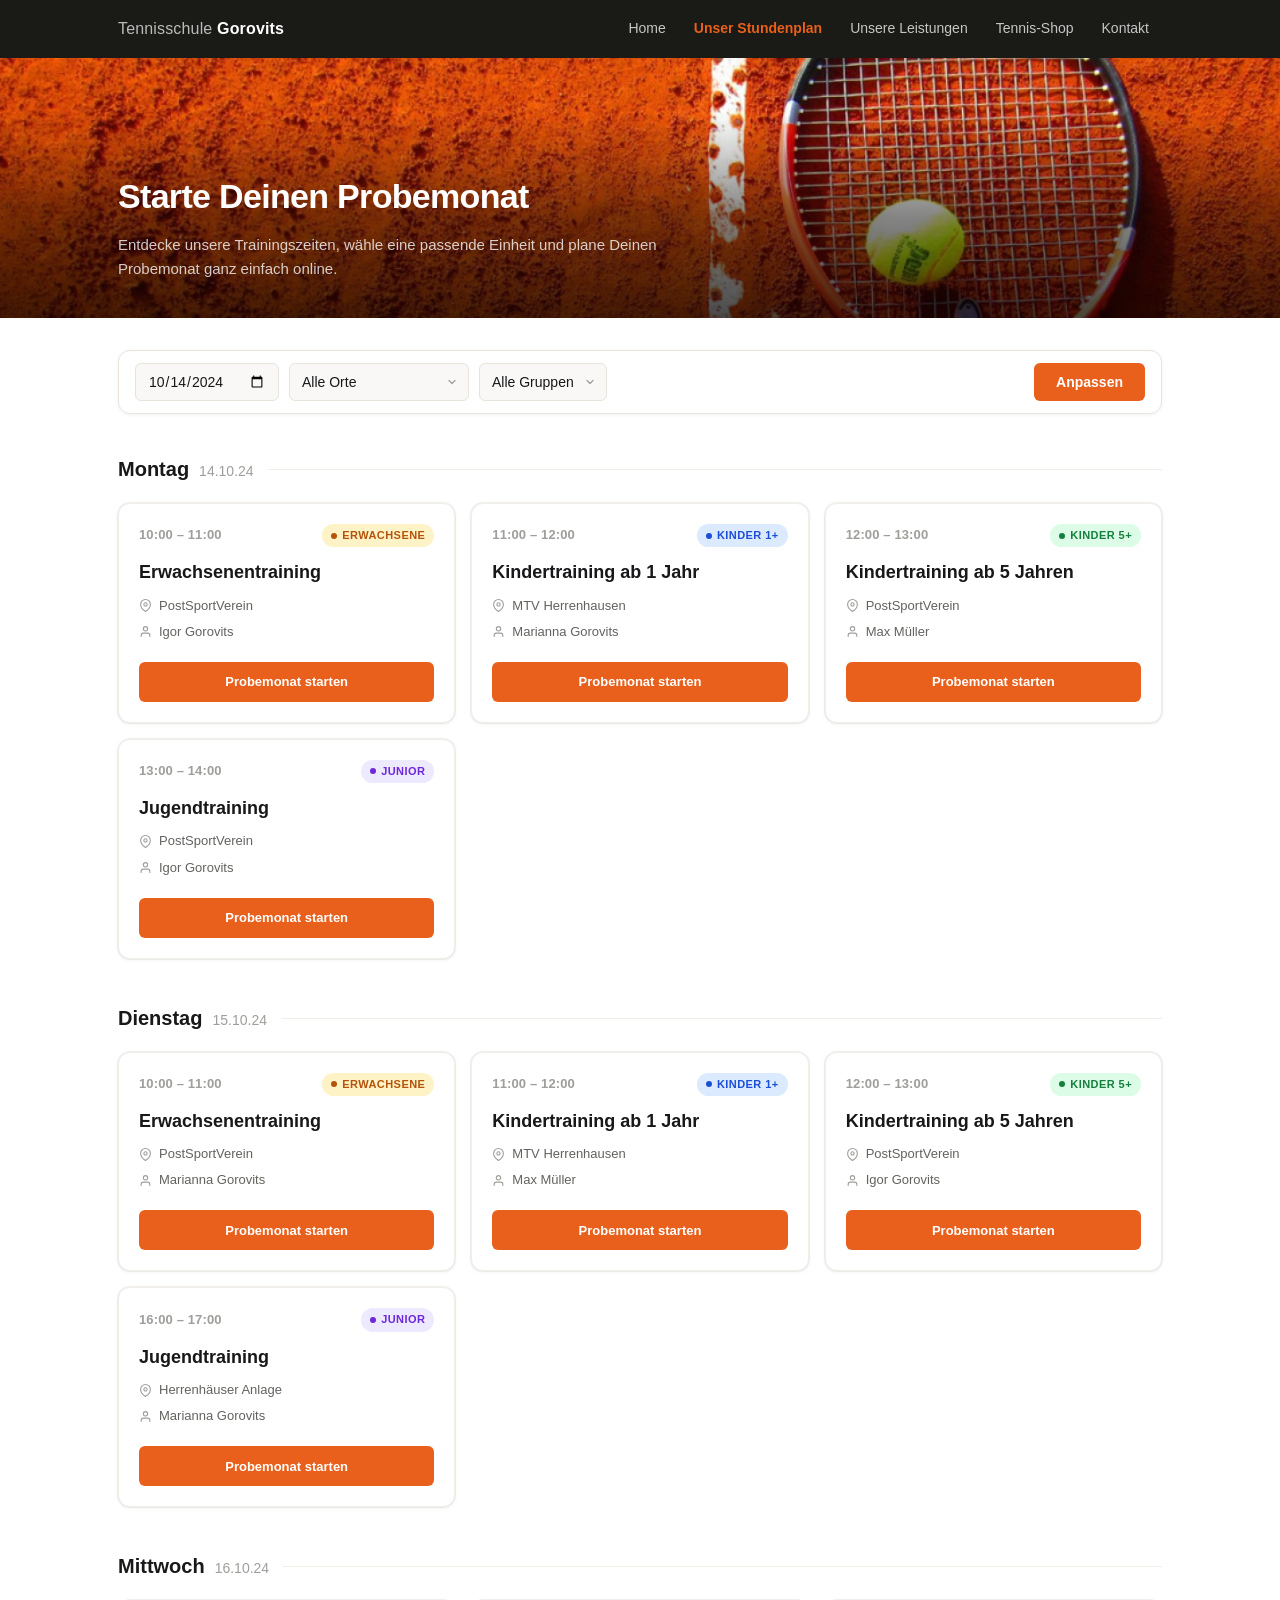
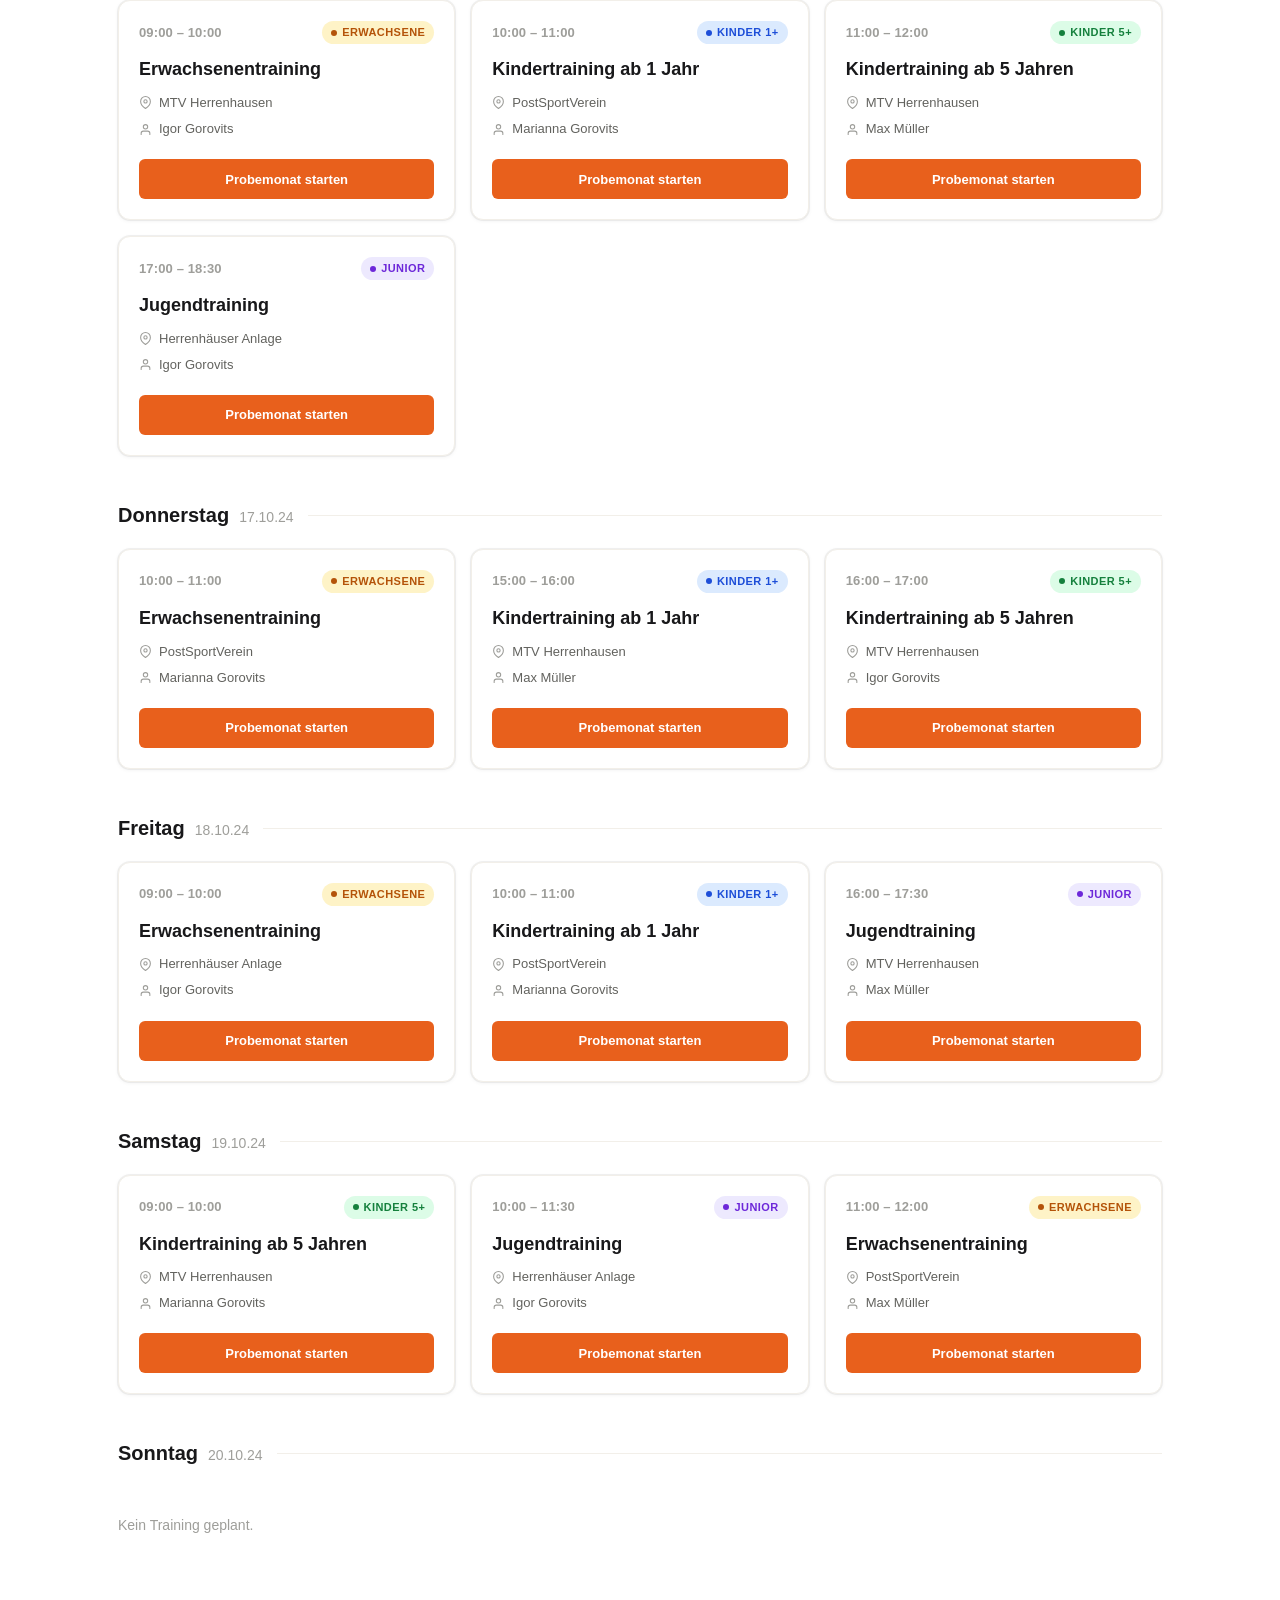
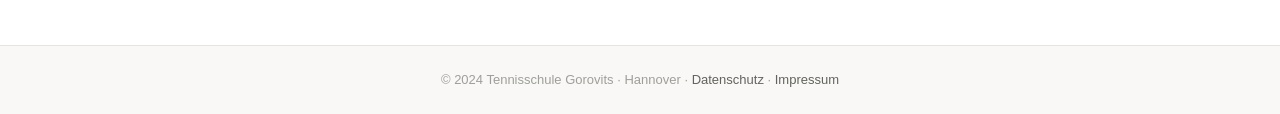
<file: cleint/web/index.html>
<!DOCTYPE html>
<html lang="de">
<head>
  <meta charset="UTF-8">
  <meta name="viewport" content="width=device-width, initial-scale=1.0">
  <title>Probestunden — Tennisschule Gorovits</title>
  <link rel="stylesheet" href="styles.css">
</head>
<body>

<!-- ======================================================
     NAVIGATION
     ====================================================== -->
<header class="site-header">
  <div class="nav-container">
    <a href="#" class="logo">
      <span class="logo-text">Tennisschule <strong>Gorovits</strong></span>
    </a>
    <nav class="main-nav">
      <a href="#">Home</a>
      <a href="#" class="active">Unser Stundenplan</a>
      <a href="#">Unsere Leistungen</a>
      <a href="#">Tennis-Shop</a>
      <a href="#">Kontakt</a>
    </nav>
    <button class="nav-toggle" onclick="toggleMobileNav()" aria-label="Menü öffnen">
      <svg width="22" height="22" viewBox="0 0 24 24" fill="none" stroke="currentColor" stroke-width="2" stroke-linecap="round" stroke-linejoin="round">
        <line x1="3" y1="6" x2="21" y2="6"/><line x1="3" y1="12" x2="21" y2="12"/><line x1="3" y1="18" x2="21" y2="18"/>
      </svg>
    </button>
  </div>
  <nav class="mobile-nav" id="mobileNav">
    <a href="#">Home</a>
    <a href="#" class="active">Unser Stundenplan</a>
    <a href="#">Unsere Leistungen</a>
    <a href="#">Tennis-Shop</a>
    <a href="#">Kontakt</a>
  </nav>
</header>


<!-- ======================================================
     HERO
     ====================================================== -->
<section class="hero">
  <div class="hero-image">
    <div class="hero-overlay">
      <div class="hero-content">
        <h1>Starte Deinen Probemonat</h1>
        <p>
          Entdecke unsere Trainingszeiten, wähle eine passende Einheit und plane Deinen Probemonat ganz einfach online.
        </p>
      </div>
    </div>
  </div>
</section>


<!-- ======================================================
     MAIN CONTENT
     ====================================================== -->
<main class="main-content">
  <div class="container">

    <!-- FILTERS -->
    <div class="filters">
      <div class="filters-left">
        <input type="date" value="2024-10-14" class="filter-input" aria-label="Datum">
        <select class="filter-select" aria-label="Ort">
          <option value="">Alle Orte</option>
          <option>MTV Herrenhausen</option>
          <option>PostSportVerein</option>
          <option>Herrenhäuser Anlage</option>
        </select>
        <select class="filter-select" aria-label="Gruppe">
          <option value="">Alle Gruppen</option>
          <option>Kinder 5+</option>
          <option>Kinder 1+</option>
          <option>Junior</option>
          <option>Erwachsene</option>
        </select>
      </div>
      <button class="btn-filter">Anpassen</button>
    </div>

    <!-- SCHEDULE -->
    <div class="schedule">

      <!-- ---- MONTAG ---- -->
      <div class="day-section">
        <h2 class="day-header">
          <span class="day-name">Montag</span>
          <span class="day-date">14.10.24</span>
          <span class="day-divider"></span>
        </h2>
        <div class="trainings-grid">

          <div class="training-card">
            <div class="card-top">
              <span class="card-time">10:00 – 11:00</span>
              <span class="group-badge erwachsen">Erwachsene</span>
            </div>
            <div class="card-group-name">Erwachsenentraining</div>
            <div class="card-meta">
              <div class="card-meta-row">
                <svg width="13" height="13" viewBox="0 0 24 24" fill="none" stroke="currentColor" stroke-width="2" stroke-linecap="round" stroke-linejoin="round"><path d="M21 10c0 7-9 13-9 13s-9-6-9-13a9 9 0 0 1 18 0z"/><circle cx="12" cy="10" r="3"/></svg>
                PostSportVerein
              </div>
              <div class="card-meta-row">
                <svg width="13" height="13" viewBox="0 0 24 24" fill="none" stroke="currentColor" stroke-width="2" stroke-linecap="round" stroke-linejoin="round"><path d="M20 21v-2a4 4 0 0 0-4-4H8a4 4 0 0 0-4 4v2"/><circle cx="12" cy="7" r="4"/></svg>
                Igor Gorovits
              </div>
            </div>
            <button class="btn-trial" onclick="openModal('Erwachsene', 'Montag, 10:00–11:00', 'PostSportVerein', 'Igor Gorovits')">Probemonat starten</button>
          </div>

          <div class="training-card">
            <div class="card-top">
              <span class="card-time">11:00 – 12:00</span>
              <span class="group-badge kinder-1">Kinder 1+</span>
            </div>
            <div class="card-group-name">Kindertraining ab 1 Jahr</div>
            <div class="card-meta">
              <div class="card-meta-row">
                <svg width="13" height="13" viewBox="0 0 24 24" fill="none" stroke="currentColor" stroke-width="2" stroke-linecap="round" stroke-linejoin="round"><path d="M21 10c0 7-9 13-9 13s-9-6-9-13a9 9 0 0 1 18 0z"/><circle cx="12" cy="10" r="3"/></svg>
                MTV Herrenhausen
              </div>
              <div class="card-meta-row">
                <svg width="13" height="13" viewBox="0 0 24 24" fill="none" stroke="currentColor" stroke-width="2" stroke-linecap="round" stroke-linejoin="round"><path d="M20 21v-2a4 4 0 0 0-4-4H8a4 4 0 0 0-4 4v2"/><circle cx="12" cy="7" r="4"/></svg>
                Marianna Gorovits
              </div>
            </div>
            <button class="btn-trial" onclick="openModal('Kinder 1+', 'Montag, 11:00–12:00', 'MTV Herrenhausen', 'Marianna Gorovits')">Probemonat starten</button>
          </div>

          <div class="training-card">
            <div class="card-top">
              <span class="card-time">12:00 – 13:00</span>
              <span class="group-badge kinder-5">Kinder 5+</span>
            </div>
            <div class="card-group-name">Kindertraining ab 5 Jahren</div>
            <div class="card-meta">
              <div class="card-meta-row">
                <svg width="13" height="13" viewBox="0 0 24 24" fill="none" stroke="currentColor" stroke-width="2" stroke-linecap="round" stroke-linejoin="round"><path d="M21 10c0 7-9 13-9 13s-9-6-9-13a9 9 0 0 1 18 0z"/><circle cx="12" cy="10" r="3"/></svg>
                PostSportVerein
              </div>
              <div class="card-meta-row">
                <svg width="13" height="13" viewBox="0 0 24 24" fill="none" stroke="currentColor" stroke-width="2" stroke-linecap="round" stroke-linejoin="round"><path d="M20 21v-2a4 4 0 0 0-4-4H8a4 4 0 0 0-4 4v2"/><circle cx="12" cy="7" r="4"/></svg>
                Max Müller
              </div>
            </div>
            <button class="btn-trial" onclick="openModal('Kinder 5+', 'Montag, 12:00–13:00', 'PostSportVerein', 'Max Müller')">Probemonat starten</button>
          </div>

          <div class="training-card">
            <div class="card-top">
              <span class="card-time">13:00 – 14:00</span>
              <span class="group-badge junior">Junior</span>
            </div>
            <div class="card-group-name">Jugendtraining</div>
            <div class="card-meta">
              <div class="card-meta-row">
                <svg width="13" height="13" viewBox="0 0 24 24" fill="none" stroke="currentColor" stroke-width="2" stroke-linecap="round" stroke-linejoin="round"><path d="M21 10c0 7-9 13-9 13s-9-6-9-13a9 9 0 0 1 18 0z"/><circle cx="12" cy="10" r="3"/></svg>
                PostSportVerein
              </div>
              <div class="card-meta-row">
                <svg width="13" height="13" viewBox="0 0 24 24" fill="none" stroke="currentColor" stroke-width="2" stroke-linecap="round" stroke-linejoin="round"><path d="M20 21v-2a4 4 0 0 0-4-4H8a4 4 0 0 0-4 4v2"/><circle cx="12" cy="7" r="4"/></svg>
                Igor Gorovits
              </div>
            </div>
            <button class="btn-trial" onclick="openModal('Junior', 'Montag, 13:00–14:00', 'PostSportVerein', 'Igor Gorovits')">Probemonat starten</button>
          </div>

        </div>
      </div>

      <!-- ---- DIENSTAG ---- -->
      <div class="day-section">
        <h2 class="day-header">
          <span class="day-name">Dienstag</span>
          <span class="day-date">15.10.24</span>
          <span class="day-divider"></span>
        </h2>
        <div class="trainings-grid">

          <div class="training-card">
            <div class="card-top">
              <span class="card-time">10:00 – 11:00</span>
              <span class="group-badge erwachsen">Erwachsene</span>
            </div>
            <div class="card-group-name">Erwachsenentraining</div>
            <div class="card-meta">
              <div class="card-meta-row">
                <svg width="13" height="13" viewBox="0 0 24 24" fill="none" stroke="currentColor" stroke-width="2" stroke-linecap="round" stroke-linejoin="round"><path d="M21 10c0 7-9 13-9 13s-9-6-9-13a9 9 0 0 1 18 0z"/><circle cx="12" cy="10" r="3"/></svg>
                PostSportVerein
              </div>
              <div class="card-meta-row">
                <svg width="13" height="13" viewBox="0 0 24 24" fill="none" stroke="currentColor" stroke-width="2" stroke-linecap="round" stroke-linejoin="round"><path d="M20 21v-2a4 4 0 0 0-4-4H8a4 4 0 0 0-4 4v2"/><circle cx="12" cy="7" r="4"/></svg>
                Marianna Gorovits
              </div>
            </div>
            <button class="btn-trial" onclick="openModal('Erwachsene', 'Dienstag, 10:00–11:00', 'PostSportVerein', 'Marianna Gorovits')">Probemonat starten</button>
          </div>

          <div class="training-card">
            <div class="card-top">
              <span class="card-time">11:00 – 12:00</span>
              <span class="group-badge kinder-1">Kinder 1+</span>
            </div>
            <div class="card-group-name">Kindertraining ab 1 Jahr</div>
            <div class="card-meta">
              <div class="card-meta-row">
                <svg width="13" height="13" viewBox="0 0 24 24" fill="none" stroke="currentColor" stroke-width="2" stroke-linecap="round" stroke-linejoin="round"><path d="M21 10c0 7-9 13-9 13s-9-6-9-13a9 9 0 0 1 18 0z"/><circle cx="12" cy="10" r="3"/></svg>
                MTV Herrenhausen
              </div>
              <div class="card-meta-row">
                <svg width="13" height="13" viewBox="0 0 24 24" fill="none" stroke="currentColor" stroke-width="2" stroke-linecap="round" stroke-linejoin="round"><path d="M20 21v-2a4 4 0 0 0-4-4H8a4 4 0 0 0-4 4v2"/><circle cx="12" cy="7" r="4"/></svg>
                Max Müller
              </div>
            </div>
            <button class="btn-trial" onclick="openModal('Kinder 1+', 'Dienstag, 11:00–12:00', 'MTV Herrenhausen', 'Max Müller')">Probemonat starten</button>
          </div>

          <div class="training-card">
            <div class="card-top">
              <span class="card-time">12:00 – 13:00</span>
              <span class="group-badge kinder-5">Kinder 5+</span>
            </div>
            <div class="card-group-name">Kindertraining ab 5 Jahren</div>
            <div class="card-meta">
              <div class="card-meta-row">
                <svg width="13" height="13" viewBox="0 0 24 24" fill="none" stroke="currentColor" stroke-width="2" stroke-linecap="round" stroke-linejoin="round"><path d="M21 10c0 7-9 13-9 13s-9-6-9-13a9 9 0 0 1 18 0z"/><circle cx="12" cy="10" r="3"/></svg>
                PostSportVerein
              </div>
              <div class="card-meta-row">
                <svg width="13" height="13" viewBox="0 0 24 24" fill="none" stroke="currentColor" stroke-width="2" stroke-linecap="round" stroke-linejoin="round"><path d="M20 21v-2a4 4 0 0 0-4-4H8a4 4 0 0 0-4 4v2"/><circle cx="12" cy="7" r="4"/></svg>
                Igor Gorovits
              </div>
            </div>
            <button class="btn-trial" onclick="openModal('Kinder 5+', 'Dienstag, 12:00–13:00', 'PostSportVerein', 'Igor Gorovits')">Probemonat starten</button>
          </div>

          <div class="training-card">
            <div class="card-top">
              <span class="card-time">16:00 – 17:00</span>
              <span class="group-badge junior">Junior</span>
            </div>
            <div class="card-group-name">Jugendtraining</div>
            <div class="card-meta">
              <div class="card-meta-row">
                <svg width="13" height="13" viewBox="0 0 24 24" fill="none" stroke="currentColor" stroke-width="2" stroke-linecap="round" stroke-linejoin="round"><path d="M21 10c0 7-9 13-9 13s-9-6-9-13a9 9 0 0 1 18 0z"/><circle cx="12" cy="10" r="3"/></svg>
                Herrenhäuser Anlage
              </div>
              <div class="card-meta-row">
                <svg width="13" height="13" viewBox="0 0 24 24" fill="none" stroke="currentColor" stroke-width="2" stroke-linecap="round" stroke-linejoin="round"><path d="M20 21v-2a4 4 0 0 0-4-4H8a4 4 0 0 0-4 4v2"/><circle cx="12" cy="7" r="4"/></svg>
                Marianna Gorovits
              </div>
            </div>
            <button class="btn-trial" onclick="openModal('Junior', 'Dienstag, 16:00–17:00', 'Herrenhäuser Anlage', 'Marianna Gorovits')">Probemonat starten</button>
          </div>

        </div>
      </div>

      <!-- ---- MITTWOCH ---- -->
      <div class="day-section">
        <h2 class="day-header">
          <span class="day-name">Mittwoch</span>
          <span class="day-date">16.10.24</span>
          <span class="day-divider"></span>
        </h2>
        <div class="trainings-grid">

          <div class="training-card">
            <div class="card-top">
              <span class="card-time">09:00 – 10:00</span>
              <span class="group-badge erwachsen">Erwachsene</span>
            </div>
            <div class="card-group-name">Erwachsenentraining</div>
            <div class="card-meta">
              <div class="card-meta-row">
                <svg width="13" height="13" viewBox="0 0 24 24" fill="none" stroke="currentColor" stroke-width="2" stroke-linecap="round" stroke-linejoin="round"><path d="M21 10c0 7-9 13-9 13s-9-6-9-13a9 9 0 0 1 18 0z"/><circle cx="12" cy="10" r="3"/></svg>
                MTV Herrenhausen
              </div>
              <div class="card-meta-row">
                <svg width="13" height="13" viewBox="0 0 24 24" fill="none" stroke="currentColor" stroke-width="2" stroke-linecap="round" stroke-linejoin="round"><path d="M20 21v-2a4 4 0 0 0-4-4H8a4 4 0 0 0-4 4v2"/><circle cx="12" cy="7" r="4"/></svg>
                Igor Gorovits
              </div>
            </div>
            <button class="btn-trial" onclick="openModal('Erwachsene', 'Mittwoch, 09:00–10:00', 'MTV Herrenhausen', 'Igor Gorovits')">Probemonat starten</button>
          </div>

          <div class="training-card">
            <div class="card-top">
              <span class="card-time">10:00 – 11:00</span>
              <span class="group-badge kinder-1">Kinder 1+</span>
            </div>
            <div class="card-group-name">Kindertraining ab 1 Jahr</div>
            <div class="card-meta">
              <div class="card-meta-row">
                <svg width="13" height="13" viewBox="0 0 24 24" fill="none" stroke="currentColor" stroke-width="2" stroke-linecap="round" stroke-linejoin="round"><path d="M21 10c0 7-9 13-9 13s-9-6-9-13a9 9 0 0 1 18 0z"/><circle cx="12" cy="10" r="3"/></svg>
                PostSportVerein
              </div>
              <div class="card-meta-row">
                <svg width="13" height="13" viewBox="0 0 24 24" fill="none" stroke="currentColor" stroke-width="2" stroke-linecap="round" stroke-linejoin="round"><path d="M20 21v-2a4 4 0 0 0-4-4H8a4 4 0 0 0-4 4v2"/><circle cx="12" cy="7" r="4"/></svg>
                Marianna Gorovits
              </div>
            </div>
            <button class="btn-trial" onclick="openModal('Kinder 1+', 'Mittwoch, 10:00–11:00', 'PostSportVerein', 'Marianna Gorovits')">Probemonat starten</button>
          </div>

          <div class="training-card">
            <div class="card-top">
              <span class="card-time">11:00 – 12:00</span>
              <span class="group-badge kinder-5">Kinder 5+</span>
            </div>
            <div class="card-group-name">Kindertraining ab 5 Jahren</div>
            <div class="card-meta">
              <div class="card-meta-row">
                <svg width="13" height="13" viewBox="0 0 24 24" fill="none" stroke="currentColor" stroke-width="2" stroke-linecap="round" stroke-linejoin="round"><path d="M21 10c0 7-9 13-9 13s-9-6-9-13a9 9 0 0 1 18 0z"/><circle cx="12" cy="10" r="3"/></svg>
                MTV Herrenhausen
              </div>
              <div class="card-meta-row">
                <svg width="13" height="13" viewBox="0 0 24 24" fill="none" stroke="currentColor" stroke-width="2" stroke-linecap="round" stroke-linejoin="round"><path d="M20 21v-2a4 4 0 0 0-4-4H8a4 4 0 0 0-4 4v2"/><circle cx="12" cy="7" r="4"/></svg>
                Max Müller
              </div>
            </div>
            <button class="btn-trial" onclick="openModal('Kinder 5+', 'Mittwoch, 11:00–12:00', 'MTV Herrenhausen', 'Max Müller')">Probemonat starten</button>
          </div>

          <div class="training-card">
            <div class="card-top">
              <span class="card-time">17:00 – 18:30</span>
              <span class="group-badge junior">Junior</span>
            </div>
            <div class="card-group-name">Jugendtraining</div>
            <div class="card-meta">
              <div class="card-meta-row">
                <svg width="13" height="13" viewBox="0 0 24 24" fill="none" stroke="currentColor" stroke-width="2" stroke-linecap="round" stroke-linejoin="round"><path d="M21 10c0 7-9 13-9 13s-9-6-9-13a9 9 0 0 1 18 0z"/><circle cx="12" cy="10" r="3"/></svg>
                Herrenhäuser Anlage
              </div>
              <div class="card-meta-row">
                <svg width="13" height="13" viewBox="0 0 24 24" fill="none" stroke="currentColor" stroke-width="2" stroke-linecap="round" stroke-linejoin="round"><path d="M20 21v-2a4 4 0 0 0-4-4H8a4 4 0 0 0-4 4v2"/><circle cx="12" cy="7" r="4"/></svg>
                Igor Gorovits
              </div>
            </div>
            <button class="btn-trial" onclick="openModal('Junior', 'Mittwoch, 17:00–18:30', 'Herrenhäuser Anlage', 'Igor Gorovits')">Probemonat starten</button>
          </div>

        </div>
      </div>

      <!-- ---- DONNERSTAG ---- -->
      <div class="day-section">
        <h2 class="day-header">
          <span class="day-name">Donnerstag</span>
          <span class="day-date">17.10.24</span>
          <span class="day-divider"></span>
        </h2>
        <div class="trainings-grid">

          <div class="training-card">
            <div class="card-top">
              <span class="card-time">10:00 – 11:00</span>
              <span class="group-badge erwachsen">Erwachsene</span>
            </div>
            <div class="card-group-name">Erwachsenentraining</div>
            <div class="card-meta">
              <div class="card-meta-row">
                <svg width="13" height="13" viewBox="0 0 24 24" fill="none" stroke="currentColor" stroke-width="2" stroke-linecap="round" stroke-linejoin="round"><path d="M21 10c0 7-9 13-9 13s-9-6-9-13a9 9 0 0 1 18 0z"/><circle cx="12" cy="10" r="3"/></svg>
                PostSportVerein
              </div>
              <div class="card-meta-row">
                <svg width="13" height="13" viewBox="0 0 24 24" fill="none" stroke="currentColor" stroke-width="2" stroke-linecap="round" stroke-linejoin="round"><path d="M20 21v-2a4 4 0 0 0-4-4H8a4 4 0 0 0-4 4v2"/><circle cx="12" cy="7" r="4"/></svg>
                Marianna Gorovits
              </div>
            </div>
            <button class="btn-trial" onclick="openModal('Erwachsene', 'Donnerstag, 10:00–11:00', 'PostSportVerein', 'Marianna Gorovits')">Probemonat starten</button>
          </div>

          <div class="training-card">
            <div class="card-top">
              <span class="card-time">15:00 – 16:00</span>
              <span class="group-badge kinder-1">Kinder 1+</span>
            </div>
            <div class="card-group-name">Kindertraining ab 1 Jahr</div>
            <div class="card-meta">
              <div class="card-meta-row">
                <svg width="13" height="13" viewBox="0 0 24 24" fill="none" stroke="currentColor" stroke-width="2" stroke-linecap="round" stroke-linejoin="round"><path d="M21 10c0 7-9 13-9 13s-9-6-9-13a9 9 0 0 1 18 0z"/><circle cx="12" cy="10" r="3"/></svg>
                MTV Herrenhausen
              </div>
              <div class="card-meta-row">
                <svg width="13" height="13" viewBox="0 0 24 24" fill="none" stroke="currentColor" stroke-width="2" stroke-linecap="round" stroke-linejoin="round"><path d="M20 21v-2a4 4 0 0 0-4-4H8a4 4 0 0 0-4 4v2"/><circle cx="12" cy="7" r="4"/></svg>
                Max Müller
              </div>
            </div>
            <button class="btn-trial" onclick="openModal('Kinder 1+', 'Donnerstag, 15:00–16:00', 'MTV Herrenhausen', 'Max Müller')">Probemonat starten</button>
          </div>

          <div class="training-card">
            <div class="card-top">
              <span class="card-time">16:00 – 17:00</span>
              <span class="group-badge kinder-5">Kinder 5+</span>
            </div>
            <div class="card-group-name">Kindertraining ab 5 Jahren</div>
            <div class="card-meta">
              <div class="card-meta-row">
                <svg width="13" height="13" viewBox="0 0 24 24" fill="none" stroke="currentColor" stroke-width="2" stroke-linecap="round" stroke-linejoin="round"><path d="M21 10c0 7-9 13-9 13s-9-6-9-13a9 9 0 0 1 18 0z"/><circle cx="12" cy="10" r="3"/></svg>
                MTV Herrenhausen
              </div>
              <div class="card-meta-row">
                <svg width="13" height="13" viewBox="0 0 24 24" fill="none" stroke="currentColor" stroke-width="2" stroke-linecap="round" stroke-linejoin="round"><path d="M20 21v-2a4 4 0 0 0-4-4H8a4 4 0 0 0-4 4v2"/><circle cx="12" cy="7" r="4"/></svg>
                Igor Gorovits
              </div>
            </div>
            <button class="btn-trial" onclick="openModal('Kinder 5+', 'Donnerstag, 16:00–17:00', 'MTV Herrenhausen', 'Igor Gorovits')">Probemonat starten</button>
          </div>

        </div>
      </div>

      <!-- ---- FREITAG ---- -->
      <div class="day-section">
        <h2 class="day-header">
          <span class="day-name">Freitag</span>
          <span class="day-date">18.10.24</span>
          <span class="day-divider"></span>
        </h2>
        <div class="trainings-grid">

          <div class="training-card">
            <div class="card-top">
              <span class="card-time">09:00 – 10:00</span>
              <span class="group-badge erwachsen">Erwachsene</span>
            </div>
            <div class="card-group-name">Erwachsenentraining</div>
            <div class="card-meta">
              <div class="card-meta-row">
                <svg width="13" height="13" viewBox="0 0 24 24" fill="none" stroke="currentColor" stroke-width="2" stroke-linecap="round" stroke-linejoin="round"><path d="M21 10c0 7-9 13-9 13s-9-6-9-13a9 9 0 0 1 18 0z"/><circle cx="12" cy="10" r="3"/></svg>
                Herrenhäuser Anlage
              </div>
              <div class="card-meta-row">
                <svg width="13" height="13" viewBox="0 0 24 24" fill="none" stroke="currentColor" stroke-width="2" stroke-linecap="round" stroke-linejoin="round"><path d="M20 21v-2a4 4 0 0 0-4-4H8a4 4 0 0 0-4 4v2"/><circle cx="12" cy="7" r="4"/></svg>
                Igor Gorovits
              </div>
            </div>
            <button class="btn-trial" onclick="openModal('Erwachsene', 'Freitag, 09:00–10:00', 'Herrenhäuser Anlage', 'Igor Gorovits')">Probemonat starten</button>
          </div>

          <div class="training-card">
            <div class="card-top">
              <span class="card-time">10:00 – 11:00</span>
              <span class="group-badge kinder-1">Kinder 1+</span>
            </div>
            <div class="card-group-name">Kindertraining ab 1 Jahr</div>
            <div class="card-meta">
              <div class="card-meta-row">
                <svg width="13" height="13" viewBox="0 0 24 24" fill="none" stroke="currentColor" stroke-width="2" stroke-linecap="round" stroke-linejoin="round"><path d="M21 10c0 7-9 13-9 13s-9-6-9-13a9 9 0 0 1 18 0z"/><circle cx="12" cy="10" r="3"/></svg>
                PostSportVerein
              </div>
              <div class="card-meta-row">
                <svg width="13" height="13" viewBox="0 0 24 24" fill="none" stroke="currentColor" stroke-width="2" stroke-linecap="round" stroke-linejoin="round"><path d="M20 21v-2a4 4 0 0 0-4-4H8a4 4 0 0 0-4 4v2"/><circle cx="12" cy="7" r="4"/></svg>
                Marianna Gorovits
              </div>
            </div>
            <button class="btn-trial" onclick="openModal('Kinder 1+', 'Freitag, 10:00–11:00', 'PostSportVerein', 'Marianna Gorovits')">Probemonat starten</button>
          </div>

          <div class="training-card">
            <div class="card-top">
              <span class="card-time">16:00 – 17:30</span>
              <span class="group-badge junior">Junior</span>
            </div>
            <div class="card-group-name">Jugendtraining</div>
            <div class="card-meta">
              <div class="card-meta-row">
                <svg width="13" height="13" viewBox="0 0 24 24" fill="none" stroke="currentColor" stroke-width="2" stroke-linecap="round" stroke-linejoin="round"><path d="M21 10c0 7-9 13-9 13s-9-6-9-13a9 9 0 0 1 18 0z"/><circle cx="12" cy="10" r="3"/></svg>
                MTV Herrenhausen
              </div>
              <div class="card-meta-row">
                <svg width="13" height="13" viewBox="0 0 24 24" fill="none" stroke="currentColor" stroke-width="2" stroke-linecap="round" stroke-linejoin="round"><path d="M20 21v-2a4 4 0 0 0-4-4H8a4 4 0 0 0-4 4v2"/><circle cx="12" cy="7" r="4"/></svg>
                Max Müller
              </div>
            </div>
            <button class="btn-trial" onclick="openModal('Junior', 'Freitag, 16:00–17:30', 'MTV Herrenhausen', 'Max Müller')">Probemonat starten</button>
          </div>

        </div>
      </div>

      <!-- ---- SAMSTAG ---- -->
      <div class="day-section">
        <h2 class="day-header">
          <span class="day-name">Samstag</span>
          <span class="day-date">19.10.24</span>
          <span class="day-divider"></span>
        </h2>
        <div class="trainings-grid">

          <div class="training-card">
            <div class="card-top">
              <span class="card-time">09:00 – 10:00</span>
              <span class="group-badge kinder-5">Kinder 5+</span>
            </div>
            <div class="card-group-name">Kindertraining ab 5 Jahren</div>
            <div class="card-meta">
              <div class="card-meta-row">
                <svg width="13" height="13" viewBox="0 0 24 24" fill="none" stroke="currentColor" stroke-width="2" stroke-linecap="round" stroke-linejoin="round"><path d="M21 10c0 7-9 13-9 13s-9-6-9-13a9 9 0 0 1 18 0z"/><circle cx="12" cy="10" r="3"/></svg>
                MTV Herrenhausen
              </div>
              <div class="card-meta-row">
                <svg width="13" height="13" viewBox="0 0 24 24" fill="none" stroke="currentColor" stroke-width="2" stroke-linecap="round" stroke-linejoin="round"><path d="M20 21v-2a4 4 0 0 0-4-4H8a4 4 0 0 0-4 4v2"/><circle cx="12" cy="7" r="4"/></svg>
                Marianna Gorovits
              </div>
            </div>
            <button class="btn-trial" onclick="openModal('Kinder 5+', 'Samstag, 09:00–10:00', 'MTV Herrenhausen', 'Marianna Gorovits')">Probemonat starten</button>
          </div>

          <div class="training-card">
            <div class="card-top">
              <span class="card-time">10:00 – 11:30</span>
              <span class="group-badge junior">Junior</span>
            </div>
            <div class="card-group-name">Jugendtraining</div>
            <div class="card-meta">
              <div class="card-meta-row">
                <svg width="13" height="13" viewBox="0 0 24 24" fill="none" stroke="currentColor" stroke-width="2" stroke-linecap="round" stroke-linejoin="round"><path d="M21 10c0 7-9 13-9 13s-9-6-9-13a9 9 0 0 1 18 0z"/><circle cx="12" cy="10" r="3"/></svg>
                Herrenhäuser Anlage
              </div>
              <div class="card-meta-row">
                <svg width="13" height="13" viewBox="0 0 24 24" fill="none" stroke="currentColor" stroke-width="2" stroke-linecap="round" stroke-linejoin="round"><path d="M20 21v-2a4 4 0 0 0-4-4H8a4 4 0 0 0-4 4v2"/><circle cx="12" cy="7" r="4"/></svg>
                Igor Gorovits
              </div>
            </div>
            <button class="btn-trial" onclick="openModal('Junior', 'Samstag, 10:00–11:30', 'Herrenhäuser Anlage', 'Igor Gorovits')">Probemonat starten</button>
          </div>

          <div class="training-card">
            <div class="card-top">
              <span class="card-time">11:00 – 12:00</span>
              <span class="group-badge erwachsen">Erwachsene</span>
            </div>
            <div class="card-group-name">Erwachsenentraining</div>
            <div class="card-meta">
              <div class="card-meta-row">
                <svg width="13" height="13" viewBox="0 0 24 24" fill="none" stroke="currentColor" stroke-width="2" stroke-linecap="round" stroke-linejoin="round"><path d="M21 10c0 7-9 13-9 13s-9-6-9-13a9 9 0 0 1 18 0z"/><circle cx="12" cy="10" r="3"/></svg>
                PostSportVerein
              </div>
              <div class="card-meta-row">
                <svg width="13" height="13" viewBox="0 0 24 24" fill="none" stroke="currentColor" stroke-width="2" stroke-linecap="round" stroke-linejoin="round"><path d="M20 21v-2a4 4 0 0 0-4-4H8a4 4 0 0 0-4 4v2"/><circle cx="12" cy="7" r="4"/></svg>
                Max Müller
              </div>
            </div>
            <button class="btn-trial" onclick="openModal('Erwachsene', 'Samstag, 11:00–12:00', 'PostSportVerein', 'Max Müller')">Probemonat starten</button>
          </div>

        </div>
      </div>

      <!-- ---- SONNTAG ---- -->
      <div class="day-section">
        <h2 class="day-header">
          <span class="day-name">Sonntag</span>
          <span class="day-date">20.10.24</span>
          <span class="day-divider"></span>
        </h2>
        <p class="no-trainings">Kein Training geplant.</p>
      </div>

    </div><!-- /schedule -->
  </div>
</main>


<!-- ======================================================
     FOOTER
     ====================================================== -->
<footer class="site-footer">
  <p>
    &copy; 2024 Tennisschule Gorovits · Hannover ·
    <a href="#">Datenschutz</a> ·
    <a href="#">Impressum</a>
  </p>
</footer>


<!-- ======================================================
     MODAL — PROBEMONAT BEANTRAGEN
     ====================================================== -->
<div class="modal-overlay" id="trialModal" role="dialog" aria-modal="true" aria-labelledby="modalTitle">
  <div class="modal">

    <div class="modal-header">
      <div class="modal-header-text">
        <h2 id="modalTitle">Probemonat beantragen</h2>
        <p>Fülle das Formular aus — wir melden uns innerhalb von 24 Stunden.</p>
      </div>
      <button class="modal-close" onclick="closeModal()" aria-label="Schließen">&times;</button>
    </div>

    <div class="modal-body">

      <div class="modal-training-info" id="modalTrainingInfo">
        <svg width="15" height="15" viewBox="0 0 24 24" fill="none" stroke="currentColor" stroke-width="2" stroke-linecap="round" stroke-linejoin="round">
          <rect x="3" y="4" width="18" height="18" rx="2"/><line x1="16" y1="2" x2="16" y2="6"/><line x1="8" y1="2" x2="8" y2="6"/><line x1="3" y1="10" x2="21" y2="10"/>
        </svg>
        <span id="modalTrainingText">Gewähltes Training</span>
      </div>

      <form id="trialForm" onsubmit="handleSubmit(event)" novalidate>

        <!-- 1. Spielerinformationen -->
        <div class="form-section">
          <div class="form-section-title">
            <span class="section-num">1</span>
            Spielerinformationen
          </div>
          <div class="form-grid">
            <div class="form-group">
              <label class="form-label" for="firstName">Vorname *</label>
              <input class="form-control" type="text" id="firstName" name="firstName" placeholder="Vorname" required>
            </div>
            <div class="form-group">
              <label class="form-label" for="lastName">Nachname *</label>
              <input class="form-control" type="text" id="lastName" name="lastName" placeholder="Nachname" required>
            </div>
            <div class="form-group">
              <label class="form-label" for="dob">Geburtsdatum *</label>
              <input class="form-control" type="date" id="dob" name="dob" required>
            </div>
          </div>
        </div>

        <!-- 2. Elternteil / Erziehungsberechtigte -->
        <div class="form-section">
          <div class="form-section-title">
            <span class="section-num">2</span>
            Elternteil / Erziehungsberechtigte
            <span style="font-weight:400; color:var(--text-muted); text-transform:none; letter-spacing:0; font-size:12px;">(nur bei Kindern)</span>
          </div>
          <div class="form-grid">
            <div class="form-group">
              <label class="form-label" for="parentFirstName">Vorname <span class="optional">(optional)</span></label>
              <input class="form-control" type="text" id="parentFirstName" name="parentFirstName" placeholder="Vorname">
            </div>
            <div class="form-group">
              <label class="form-label" for="parentLastName">Nachname <span class="optional">(optional)</span></label>
              <input class="form-control" type="text" id="parentLastName" name="parentLastName" placeholder="Nachname">
            </div>
          </div>
        </div>

        <!-- 3. Anschrift -->
        <div class="form-section">
          <div class="form-section-title">
            <span class="section-num">3</span>
            Anschrift
          </div>
          <div class="form-grid">
            <div class="form-group full">
              <label class="form-label" for="street">Straße und Hausnummer *</label>
              <input class="form-control" type="text" id="street" name="street" placeholder="z. B. Musterstraße 12" required>
            </div>
            <div class="form-group">
              <label class="form-label" for="postalCode">Postleitzahl *</label>
              <input class="form-control" type="text" id="postalCode" name="postalCode" placeholder="30419" maxlength="5" required>
            </div>
            <div class="form-group">
              <label class="form-label" for="city">Ort *</label>
              <input class="form-control" type="text" id="city" name="city" placeholder="Hannover" required>
            </div>
          </div>
        </div>

        <!-- 4. Kontaktdaten -->
        <div class="form-section">
          <div class="form-section-title">
            <span class="section-num">4</span>
            Kontaktdaten
          </div>
          <div class="form-grid">
            <div class="form-group">
              <label class="form-label" for="phone">Telefonnummer *</label>
              <input class="form-control" type="tel" id="phone" name="phone" placeholder="+49 151 …" required>
            </div>
            <div class="form-group">
              <label class="form-label" for="email">E-Mail-Adresse *</label>
              <input class="form-control" type="email" id="email" name="email" placeholder="name@beispiel.de" required>
            </div>
          </div>
        </div>

        <!-- 5. Tenniserfahrung -->
        <div class="form-section">
          <div class="form-section-title">
            <span class="section-num">5</span>
            Tenniserfahrung
          </div>
          <div class="options-grid cols-3">
            <label class="option-item">
              <input type="radio" name="experience" value="anfaenger" required>
              <div><strong>Anfänger</strong><br><span style="font-size:12px; color:var(--text-muted);">Noch keine Erfahrung</span></div>
            </label>
            <label class="option-item">
              <input type="radio" name="experience" value="fortgeschritten">
              <div><strong>Fortgeschritten</strong><br><span style="font-size:12px; color:var(--text-muted);">Grundkenntnisse vorhanden</span></div>
            </label>
            <label class="option-item">
              <input type="radio" name="experience" value="erfahren">
              <div><strong>Erfahren</strong><br><span style="font-size:12px; color:var(--text-muted);">Regelmäßig gespielt</span></div>
            </label>
          </div>
        </div>

        <!-- 6. Trainingsart -->
        <div class="form-section">
          <div class="form-section-title">
            <span class="section-num">6</span>
            Gewünschte Trainingsart
          </div>
          <div class="options-grid">
            <label class="option-item">
              <input type="radio" name="trainingType" value="anfaenger-gruppe" required>
              <div><strong>Anfängergruppe</strong><br><span style="font-size:12px; color:var(--text-muted);">4 Einheiten im Probemonat</span></div>
            </label>
            <label class="option-item">
              <input type="radio" name="trainingType" value="fortgeschritten-gruppe">
              <div><strong>Fortgeschrittenengruppe</strong><br><span style="font-size:12px; color:var(--text-muted);">4 Einheiten im Probemonat</span></div>
            </label>
            <label class="option-item">
              <input type="radio" name="trainingType" value="erfahrene-gruppe">
              <div><strong>Erfahrenengruppe</strong><br><span style="font-size:12px; color:var(--text-muted);">4 Einheiten im Probemonat</span></div>
            </label>
            <label class="option-item">
              <input type="radio" name="trainingType" value="einzeltraining">
              <div><strong>Einzeltraining</strong><br><span style="font-size:12px; color:var(--text-muted);">Persönliches Coaching</span></div>
            </label>
            <label class="option-item wide">
              <input type="radio" name="trainingType" value="gastspieler">
              <div><strong>Gastspieler</strong><br><span style="font-size:12px; color:var(--text-muted);">Einzelne Einheit ohne Verpflichtung</span></div>
            </label>
          </div>
        </div>

        <!-- 7. Trainingsfrequenz -->
        <div class="form-section">
          <div class="form-section-title">
            <span class="section-num">7</span>
            Gewünschte Trainingsfrequenz
          </div>
          <div class="options-grid cols-3">
            <label class="option-item">
              <input type="radio" name="frequency" value="1x" required>
              <div><strong>1× pro Woche</strong></div>
            </label>
            <label class="option-item">
              <input type="radio" name="frequency" value="2x">
              <div><strong>2× pro Woche</strong></div>
            </label>
            <label class="option-item">
              <input type="radio" name="frequency" value="3x">
              <div><strong>Mehr als 2× pro Woche</strong></div>
            </label>
          </div>
        </div>

        <!-- 8. Bevorzugte Trainingstage -->
        <div class="form-section">
          <div class="form-section-title">
            <span class="section-num">8</span>
            Bevorzugte Trainingstage
          </div>
          <div class="days-grid">
            <label class="day-chip" onclick="toggleDayChip(this)"><input type="checkbox" name="days" value="montag">Montag</label>
            <label class="day-chip" onclick="toggleDayChip(this)"><input type="checkbox" name="days" value="dienstag">Dienstag</label>
            <label class="day-chip" onclick="toggleDayChip(this)"><input type="checkbox" name="days" value="mittwoch">Mittwoch</label>
            <label class="day-chip" onclick="toggleDayChip(this)"><input type="checkbox" name="days" value="donnerstag">Donnerstag</label>
            <label class="day-chip" onclick="toggleDayChip(this)"><input type="checkbox" name="days" value="freitag">Freitag</label>
            <label class="day-chip" onclick="toggleDayChip(this)"><input type="checkbox" name="days" value="samstag">Samstag</label>
            <label class="day-chip" onclick="toggleDayChip(this)"><input type="checkbox" name="days" value="sonntag">Sonntag</label>
          </div>
        </div>

        <!-- 9. Bevorzugte Tageszeit -->
        <div class="form-section">
          <div class="form-section-title">
            <span class="section-num">9</span>
            Bevorzugte Tageszeit
          </div>
          <div class="options-grid cols-3">
            <label class="option-item">
              <input type="radio" name="timeOfDay" value="morgens" required>
              <div><strong>Vormittags</strong><br><span style="font-size:12px; color:var(--text-muted);">08:00 – 12:00 Uhr</span></div>
            </label>
            <label class="option-item">
              <input type="radio" name="timeOfDay" value="nachmittags">
              <div><strong>Nachmittags</strong><br><span style="font-size:12px; color:var(--text-muted);">12:00 – 17:00 Uhr</span></div>
            </label>
            <label class="option-item">
              <input type="radio" name="timeOfDay" value="abends">
              <div><strong>Abends</strong><br><span style="font-size:12px; color:var(--text-muted);">17:00 – 21:00 Uhr</span></div>
            </label>
          </div>
        </div>

        <!-- 10. Zusatzoptionen -->
        <div class="form-section">
          <div class="form-section-title">
            <span class="section-num">10</span>
            Zusatzoptionen
            <span style="font-weight:400; color:var(--text-muted); text-transform:none; letter-spacing:0; font-size:12px;">(optional)</span>
          </div>
          <div class="options-grid">
            <label class="option-item">
              <input type="checkbox" name="extras" value="racket-monthly">
              <div><strong>Schlägermiete (monatlich)</strong><br><span style="font-size:12px; color:var(--text-muted);">Geeigneter Schläger für die Saison</span></div>
            </label>
            <label class="option-item">
              <input type="checkbox" name="extras" value="racket-session">
              <div><strong>Schlägermiete (pro Einheit)</strong><br><span style="font-size:12px; color:var(--text-muted);">Ausleihe pro Trainingseinheit</span></div>
            </label>
            <label class="option-item">
              <input type="checkbox" name="extras" value="starter-kids">
              <div><strong>Starterpaket für Kinder</strong><br><span style="font-size:12px; color:var(--text-muted);">Schläger, Bälle &amp; T-Shirt</span></div>
            </label>
            <label class="option-item" onclick="toggleFriendField(this)">
              <input type="checkbox" name="extras" value="friend-discount" id="friendDiscountCb">
              <div><strong>Freunde-werben-Rabatt</strong><br><span style="font-size:12px; color:var(--text-muted);">Einen Freund als Werber angeben</span></div>
            </label>
          </div>
          <div id="friendNameField" style="display:none; margin-top:12px;">
            <label class="form-label" for="friendName">Name des Freundes <span class="optional">(optional)</span></label>
            <input class="form-control" type="text" id="friendName" name="friendName" placeholder="Vor- und Nachname" style="margin-top:5px;">
          </div>
        </div>

        <!-- 11. Bankverbindung (SEPA) -->
        <div class="form-section">
          <div class="form-section-title">
            <span class="section-num">11</span>
            Bankverbindung (SEPA-Lastschrift)
          </div>
          <div class="sepa-note">
            <svg width="15" height="15" viewBox="0 0 24 24" fill="none" stroke="currentColor" stroke-width="2" stroke-linecap="round" stroke-linejoin="round" style="flex-shrink:0; margin-top:1px;"><circle cx="12" cy="12" r="10"/><line x1="12" y1="8" x2="12" y2="12"/><line x1="12" y1="16" x2="12.01" y2="16"/></svg>
            <span>Deine Bankdaten werden sicher übertragen und ausschließlich für den Monatsbeitrag verwendet. Die SEPA-Lastschrift gilt erst ab regulärem Mitgliedschaftsbeginn nach dem Probemonat.</span>
          </div>
          <div class="form-grid">
            <div class="form-group full">
              <label class="form-label" for="accountHolder">Kontoinhaber *</label>
              <input class="form-control" type="text" id="accountHolder" name="accountHolder" placeholder="Vor- und Nachname" required>
            </div>
            <div class="form-group full">
              <label class="form-label" for="iban">IBAN *</label>
              <input class="form-control" type="text" id="iban" name="iban" placeholder="DE00 0000 0000 0000 0000 00" maxlength="27" required>
            </div>
            <div class="form-group">
              <label class="form-label" for="bic">BIC <span class="optional">(optional)</span></label>
              <input class="form-control" type="text" id="bic" name="bic" placeholder="z. B. SSKMDEMMXXX">
            </div>
          </div>
          <div class="consent-block" style="margin-top:14px;">
            <label class="consent-item">
              <input type="checkbox" name="sepaMandate" id="sepaMandate" required>
              <span>
                Ich erteile der Tennisschule Gorovits ein SEPA-Lastschriftmandat und ermächtige sie, fällige Beträge
                von meinem Konto einzuziehen. Mein Kreditinstitut kann Lastschriften zurückbuchen, sofern das Konto
                nicht ausreichend gedeckt ist. <strong>Die Bankverbindung wird erst nach dem Probemonat aktiv.</strong>
              </span>
            </label>
          </div>
        </div>


        <!-- 12. Weitere Angaben (accordion) -->
        <div class="form-section accordion-section" id="extraInfoSection">
          <button type="button" class="accordion-trigger" onclick="toggleAccordion()" aria-expanded="false" aria-controls="accordionBody">
            <div class="accordion-trigger-left">
              <span class="section-num">12</span>
              <span class="accordion-title">Weitere Angaben</span>
              <span class="accordion-badge">optional</span>
            </div>
            <svg class="accordion-chevron" width="16" height="16" viewBox="0 0 24 24" fill="none" stroke="currentColor" stroke-width="2.5" stroke-linecap="round" stroke-linejoin="round">
              <polyline points="6 9 12 15 18 9"/>
            </svg>
          </button>

          <div class="accordion-body" id="accordionBody">
            <div class="accordion-inner">

              <div class="form-subsection-label">Wie hast Du von uns erfahren?</div>
              <div class="options-grid">
                <label class="option-item">
                  <input type="radio" name="referralSource" value="empfehlung">
                  <div><strong>Empfehlung von Freunden</strong></div>
                </label>
                <label class="option-item">
                  <input type="radio" name="referralSource" value="social-media">
                  <div><strong>Social Media</strong><br><span style="font-size:12px; color:var(--text-muted);">Instagram, Facebook u. a.</span></div>
                </label>
                <label class="option-item">
                  <input type="radio" name="referralSource" value="google">
                  <div><strong>Google / Internet</strong><br><span style="font-size:12px; color:var(--text-muted);">Suche oder Website</span></div>
                </label>
                <label class="option-item">
                  <input type="radio" name="referralSource" value="newsletter">
                  <div><strong>Newsletter</strong></div>
                </label>
                <label class="option-item wide">
                  <input type="radio" name="referralSource" value="sonstiges">
                  <div><strong>Sonstiges</strong></div>
                </label>
              </div>

              <div class="form-subsection-label" style="margin-top:20px;">Kommentar</div>
              <textarea class="form-control" id="comment" name="comment" rows="3" placeholder="Besondere Wünsche, Fragen oder Hinweise zu Deiner Anmeldung …"></textarea>

            </div>
          </div>
        </div>
        <!-- Datenschutz -->
        <div class="consent-block" style="margin-top:24px;">
          <label class="consent-item">
            <input type="checkbox" name="privacy" id="privacyConsent" required>
            <span>
              Ich habe die <a href="#" onclick="return false;">Datenschutzerklärung</a> gelesen und erkläre mich mit
              der Verarbeitung meiner Daten einverstanden. *
            </span>
          </label>
        </div>

        <!-- Submit -->
        <div class="modal-footer">
          <p class="footer-note">* Pflichtfelder</p>
          <button type="submit" class="btn-submit">Probemonat beantragen</button>
        </div>

      </form>
    </div>
  </div>
</div>


<!-- ======================================================
     JAVASCRIPT
     ====================================================== -->
<script>
  function toggleMobileNav() {
    document.getElementById('mobileNav').classList.toggle('open');
  }

  function openModal(group, time, location, coach) {
    document.getElementById('modalTrainingText').textContent =
      group + ' · ' + time + ' · ' + location + ' · Trainer: ' + coach;
    document.getElementById('trialModal').classList.add('open');
    document.body.style.overflow = 'hidden';
  }

  function closeModal() {
    document.getElementById('trialModal').classList.remove('open');
    document.body.style.overflow = '';
  }

  document.getElementById('trialModal').addEventListener('click', function(e) {
    if (e.target === this) closeModal();
  });

  document.addEventListener('keydown', function(e) {
    if (e.key === 'Escape') closeModal();
  });

  function toggleAccordion() {
    const trigger = document.querySelector('.accordion-trigger');
    const body    = document.getElementById('accordionBody');
    const open    = trigger.getAttribute('aria-expanded') === 'true';
    trigger.setAttribute('aria-expanded', !open);
    body.classList.toggle('open', !open);
  }

  function toggleFriendField(label) {
    const cb = label.querySelector('#friendDiscountCb');
    setTimeout(() => {
      document.getElementById('friendNameField').style.display = cb.checked ? 'block' : 'none';
    }, 0);
  }

  function toggleDayChip(label) {
    const cb = label.querySelector('input[type="checkbox"]');
    setTimeout(() => { label.classList.toggle('checked', cb.checked); }, 0);
  }

  function handleSubmit(e) {
    e.preventDefault();
    const form = e.target;
    let valid = true;

    form.querySelectorAll('input[required]').forEach(function(field) {
      if (field.type === 'checkbox' && !field.checked) { valid = false; }
      else if (field.type === 'radio') {
        const anyChecked = Array.from(form.querySelectorAll('[name="' + field.name + '"]')).some(r => r.checked);
        if (!anyChecked) valid = false;
      } else if (!field.value.trim()) {
        field.style.borderColor = '#E8601C';
        valid = false;
      }
    });

    if (!valid) return;

    document.querySelector('.modal-body').innerHTML = `
      <div style="padding:56px 32px; text-align:center;">
        <div style="width:64px; height:64px; background:var(--primary-light); border-radius:50%;
          display:flex; align-items:center; justify-content:center; margin:0 auto 22px;">
          <svg width="28" height="28" viewBox="0 0 24 24" fill="none" stroke="var(--primary)"
            stroke-width="2.5" stroke-linecap="round" stroke-linejoin="round">
            <polyline points="20 6 9 17 4 12"/>
          </svg>
        </div>
        <h3 style="font-size:20px; font-weight:700; margin-bottom:10px;">Antrag erfolgreich gesendet!</h3>
        <p style="color:var(--text-sec); font-size:15px; max-width:360px; margin:0 auto 28px; line-height:1.6;">
          Vielen Dank! Wir melden uns innerhalb von 24 Stunden bei Dir.
          Wir freuen uns auf Deinen Probemonat!
        </p>
        <button class="btn-submit" onclick="closeModal()">Schließen</button>
      </div>
    `;
  }
</script>

</body>
</html>
</file>
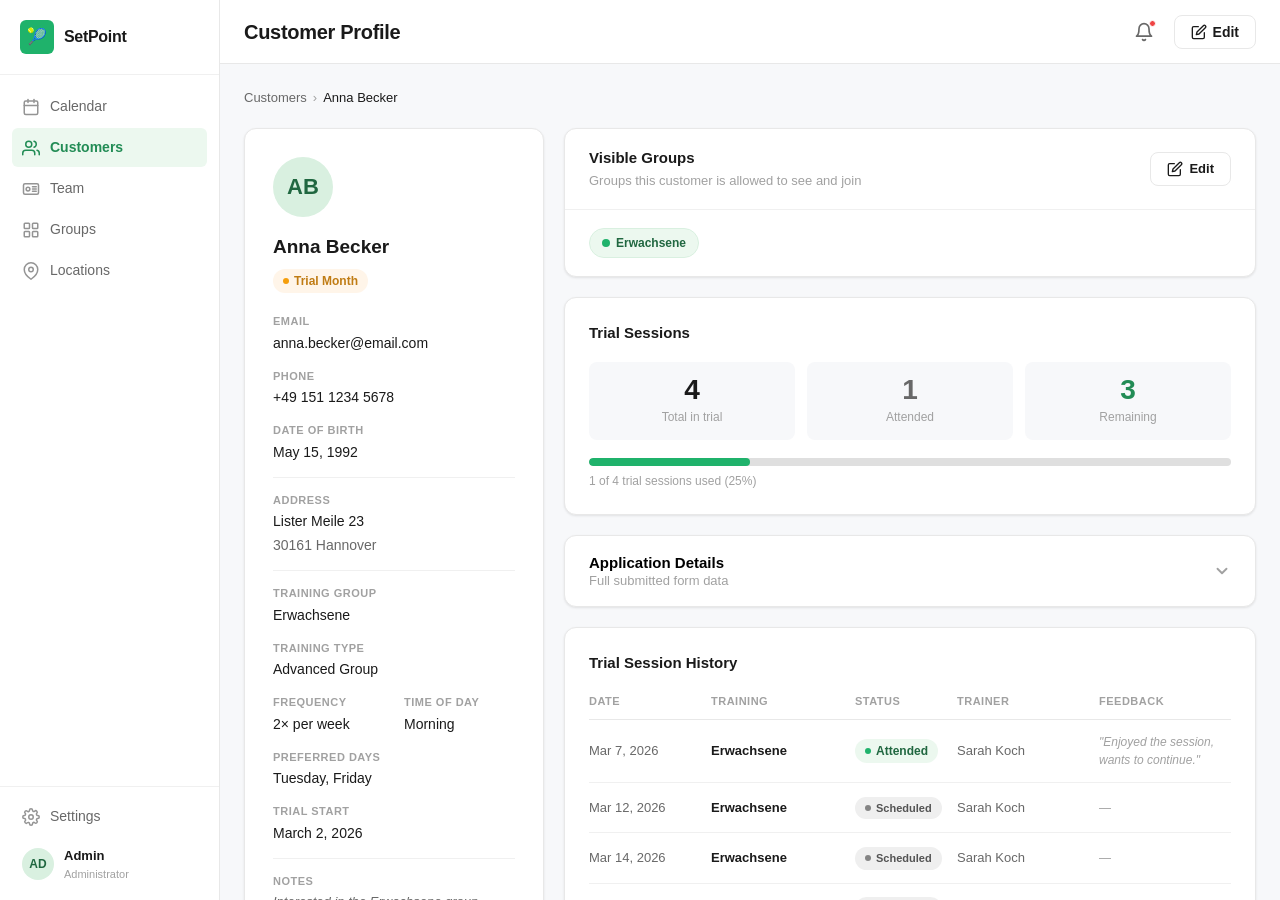
<file: admin/web/customer-profile.html>
<!DOCTYPE html>
<html lang="en">
<head>
  <meta charset="UTF-8">
  <meta name="viewport" content="width=device-width, initial-scale=1.0">
  <title>Anna Becker — SetPoint Admin</title>
  <link rel="stylesheet" href="styles.css">
  <style>
    /* ---- Group tag pills ---- */
    .group-tag {
      display: inline-flex; align-items: center; gap: 6px;
      padding: 5px 12px; border-radius: 20px;
      font-size: 12px; font-weight: 600;
      border: 1px solid transparent;
    }
    .group-tag-dot { width: 8px; height: 8px; border-radius: 50%; flex-shrink: 0; }

    .group-tag-erwachsene { background: var(--primary-50); color: var(--primary-700); border-color: var(--primary-100); }
    .group-tag-erwachsene .group-tag-dot { background: var(--primary-500); }
    .group-tag-junior     { background: #fffbeb; color: #92400e; border-color: #fde68a; }
    .group-tag-junior .group-tag-dot     { background: #f59e0b; }
    .group-tag-kinder-5   { background: #ecfeff; color: #0e7490; border-color: #a5f3fc; }
    .group-tag-kinder-5 .group-tag-dot   { background: #0891b2; }
    .group-tag-kinder-1   { background: #eef2ff; color: #3730a3; border-color: #c7d2fe; }
    .group-tag-kinder-1 .group-tag-dot   { background: #6366f1; }

    /* ---- App detail sections ---- */
    .app-detail-section { margin-bottom: 20px; }
    .app-detail-section:last-child { margin-bottom: 0; }

    /* ---- Group picker (modal) ---- */
    .group-option {
      display: flex; align-items: center; gap: 12px;
      padding: 11px 14px; border: 1px solid var(--border);
      border-radius: var(--radius-md); cursor: pointer;
      transition: border-color .12s, background .12s; user-select: none;
    }
    .group-option:has(input:checked) { border-color: var(--primary-400); background: var(--primary-50); }
    .group-option:not(:has(input:checked)):hover { border-color: var(--neutral-200); background: var(--bg); }
    .group-option input[type="checkbox"] {
      width: 15px; height: 15px; cursor: pointer;
      accent-color: var(--primary-500); flex-shrink: 0;
    }
    .group-option-dot   { width: 10px; height: 10px; border-radius: 50%; flex-shrink: 0; }
    .group-option-name  { font-size: 14px; font-weight: 600; }
    .group-option-desc  { font-size: 12px; color: var(--text-muted); }
    .group-error        { font-size: 12px; color: var(--error-500); margin-top: 4px; display: none; }

    /* ---- IBAN monospace ---- */
    .iban-value { font-family: 'SFMono-Regular', Consolas, monospace; font-size: 13px; letter-spacing: .4px; }

    /* ---- App detail accordion ---- */
    .detail-accordion-trigger {
      display: flex; align-items: center; justify-content: space-between;
      width: 100%; padding: 18px 24px; background: none; border: none;
      cursor: pointer; text-align: left; font-family: inherit;
    }
    .detail-accordion-trigger:hover { background: var(--bg); }
    .detail-accordion-body {
      display: none; padding: 0 24px 20px;
    }
    .detail-accordion-body.open { display: block; }
    .detail-chevron { transition: transform .2s; color: var(--text-muted); flex-shrink: 0; }
    .detail-accordion-trigger[aria-expanded="true"] .detail-chevron { transform: rotate(180deg); }

    /* Compact field grid inside profile left card */
    .profile-field-grid {
      display: grid; grid-template-columns: 1fr 1fr; gap: 12px 20px;
    }
    .profile-field-grid .profile-field { margin: 0; }
  </style>
</head>
<body>
<div class="app">

  <!-- ======= SIDEBAR ======= -->
  <aside class="sidebar">
    <div class="sidebar-logo">
      <div class="logo-icon">🎾</div>
      <span class="logo-text">SetPoint</span>
    </div>
    <nav class="sidebar-nav">
      <a href="index.html" class="nav-item">
        <svg viewBox="0 0 24 24" fill="none" stroke="currentColor" stroke-width="2" stroke-linecap="round" stroke-linejoin="round"><rect x="3" y="4" width="18" height="18" rx="2"/><line x1="16" y1="2" x2="16" y2="6"/><line x1="8" y1="2" x2="8" y2="6"/><line x1="3" y1="10" x2="21" y2="10"/></svg>
        Calendar
      </a>
      <a href="customers.html" class="nav-item active">
        <svg viewBox="0 0 24 24" fill="none" stroke="currentColor" stroke-width="2" stroke-linecap="round" stroke-linejoin="round"><path d="M17 21v-2a4 4 0 0 0-4-4H5a4 4 0 0 0-4 4v2"/><circle cx="9" cy="7" r="4"/><path d="M23 21v-2a4 4 0 0 0-3-3.87"/><path d="M16 3.13a4 4 0 0 1 0 7.75"/></svg>
        Customers
      </a>
      <a href="team.html" class="nav-item">
        <svg viewBox="0 0 24 24" fill="none" stroke="currentColor" stroke-width="2" stroke-linecap="round" stroke-linejoin="round"><rect x="2" y="5" width="20" height="14" rx="2"/><circle cx="8" cy="12" r="2.5"/><path d="M14 9h5M14 12h5M14 15h5"/></svg>
        Team
      </a>
      <a href="groups.html" class="nav-item">
        <svg viewBox="0 0 24 24" fill="none" stroke="currentColor" stroke-width="2" stroke-linecap="round" stroke-linejoin="round"><rect x="3" y="3" width="7" height="7" rx="1"/><rect x="14" y="3" width="7" height="7" rx="1"/><rect x="14" y="14" width="7" height="7" rx="1"/><rect x="3" y="14" width="7" height="7" rx="1"/></svg>
        Groups
      </a>
      <a href="locations.html" class="nav-item">
        <svg viewBox="0 0 24 24" fill="none" stroke="currentColor" stroke-width="2" stroke-linecap="round" stroke-linejoin="round"><path d="M21 10c0 7-9 13-9 13s-9-6-9-13a9 9 0 0 1 18 0z"/><circle cx="12" cy="10" r="3"/></svg>
        Locations
      </a>
    </nav>
    <div class="sidebar-bottom">
      <a href="#" class="nav-item">
        <svg viewBox="0 0 24 24" fill="none" stroke="currentColor" stroke-width="2" stroke-linecap="round" stroke-linejoin="round"><circle cx="12" cy="12" r="3"/><path d="M19.4 15a1.65 1.65 0 0 0 .33 1.82l.06.06a2 2 0 0 1-2.83 2.83l-.06-.06a1.65 1.65 0 0 0-1.82-.33 1.65 1.65 0 0 0-1 1.51V21a2 2 0 0 1-4 0v-.09A1.65 1.65 0 0 0 9 19.4a1.65 1.65 0 0 0-1.82.33l-.06.06a2 2 0 0 1-2.83-2.83l.06-.06A1.65 1.65 0 0 0 4.68 15a1.65 1.65 0 0 0-1.51-1H3a2 2 0 0 1 0-4h.09A1.65 1.65 0 0 0 4.6 9a1.65 1.65 0 0 0-.33-1.82l-.06-.06a2 2 0 0 1 2.83-2.83l.06.06A1.65 1.65 0 0 0 9 4.68a1.65 1.65 0 0 0 1-1.51V3a2 2 0 0 1 4 0v.09a1.65 1.65 0 0 0 1 1.51 1.65 1.65 0 0 0 1.82-.33l.06-.06a2 2 0 0 1 2.83 2.83l-.06.06A1.65 1.65 0 0 0 19.4 9a1.65 1.65 0 0 0 1.51 1H21a2 2 0 0 1 0 4h-.09a1.65 1.65 0 0 0-1.51 1z"/></svg>
        Settings
      </a>
      <div class="sidebar-user">
        <div class="user-avatar">AD</div>
        <div class="user-info">
          <div class="user-name">Admin</div>
          <div class="user-role">Administrator</div>
        </div>
      </div>
    </div>
  </aside>

  <!-- ======= MAIN ======= -->
  <div class="main">
    <header class="topbar">
      <span class="topbar-title">Customer Profile</span>
      <div style="flex:1;"></div>
      <button class="icon-btn">
        <svg width="20" height="20" viewBox="0 0 24 24" fill="none" stroke="currentColor" stroke-width="2" stroke-linecap="round" stroke-linejoin="round"><path d="M18 8A6 6 0 0 0 6 8c0 7-3 9-3 9h18s-3-2-3-9"/><path d="M13.73 21a2 2 0 0 1-3.46 0"/></svg>
        <span class="badge-dot"></span>
      </button>
      <button class="btn btn-secondary">
        <svg viewBox="0 0 24 24" fill="none" stroke="currentColor" stroke-width="2" stroke-linecap="round" stroke-linejoin="round"><path d="M11 4H4a2 2 0 0 0-2 2v14a2 2 0 0 0 2 2h14a2 2 0 0 0 2-2v-7"/><path d="M18.5 2.5a2.121 2.121 0 0 1 3 3L12 15l-4 1 1-4 9.5-9.5z"/></svg>
        Edit
      </button>
    </header>

    <div class="page-content">

      <nav class="breadcrumb">
        <a href="customers.html">Customers</a>
        <span class="breadcrumb-sep">›</span>
        <span class="breadcrumb-current">Anna Becker</span>
      </nav>

      <div class="profile-grid">

        <!-- ===== LEFT: Customer Info ===== -->
        <div class="card profile-header-card" style="overflow:hidden;">
          <div class="profile-avatar">AB</div>
          <div class="profile-name">Anna Becker</div>
          <span class="badge badge-trial" style="margin-top:8px;">Trial Month</span>

          <div class="profile-fields">

            <!-- Contact -->
            <div class="profile-field">
              <span class="field-label">Email</span>
              <span class="field-value">anna.becker@email.com</span>
            </div>
            <div class="profile-field">
              <span class="field-label">Phone</span>
              <span class="field-value">+49 151 1234 5678</span>
            </div>
            <div class="profile-field">
              <span class="field-label">Date of Birth</span>
              <span class="field-value">May 15, 1992</span>
            </div>

            <div class="divider"></div>

            <!-- Address -->
            <div class="profile-field">
              <span class="field-label">Address</span>
              <span class="field-value">Lister Meile 23</span>
              <span class="field-value" style="color:var(--text-sec);">30161 Hannover</span>
            </div>

            <div class="divider"></div>

            <!-- Training -->
            <div class="profile-field">
              <span class="field-label">Training Group</span>
              <span class="field-value">Erwachsene</span>
            </div>
            <div class="profile-field">
              <span class="field-label">Training Type</span>
              <span class="field-value">Advanced Group</span>
            </div>
            <div class="profile-field-grid" style="margin-top:0;">
              <div class="profile-field">
                <span class="field-label">Frequency</span>
                <span class="field-value">2× per week</span>
              </div>
              <div class="profile-field">
                <span class="field-label">Time of Day</span>
                <span class="field-value">Morning</span>
              </div>
            </div>
            <div class="profile-field">
              <span class="field-label">Preferred Days</span>
              <span class="field-value">Tuesday, Friday</span>
            </div>
            <div class="profile-field">
              <span class="field-label">Trial Start</span>
              <span class="field-value">March 2, 2026</span>
            </div>

            <div class="divider"></div>

            <div class="profile-field">
              <span class="field-label">Notes</span>
              <span class="field-value notes">Interested in the Erwachsene group. Plays twice a week. Prefers morning slots.</span>
            </div>
          </div>

          <!-- Status change -->
          <div style="margin-top:20px; padding-top:16px; border-top:1px solid var(--border-light);">
            <div class="field-label" style="margin-bottom:8px;">Change Status</div>
            <div style="display:flex; gap:8px; flex-wrap:wrap;">
              <button class="btn btn-secondary" style="font-size:12px; padding:6px 12px;">Application Review</button>
              <button class="btn btn-secondary" style="font-size:12px; padding:6px 12px; border-color:var(--warning-500); color:var(--warning-600);">Trial Month</button>
              <button class="btn btn-secondary" style="font-size:12px; padding:6px 12px;">Trial Month Finished</button>
            </div>
          </div>
        </div>

        <!-- ===== RIGHT ===== -->
        <div style="display:flex; flex-direction:column; gap:20px;">

          <!-- Visible Groups -->
          <div class="card" style="padding:0; overflow:hidden;">
            <div style="display:flex; align-items:center; justify-content:space-between; padding:18px 24px; border-bottom:1px solid var(--border-light);">
              <div>
                <div style="font-size:15px; font-weight:700;">Visible Groups</div>
                <div style="font-size:13px; color:var(--text-muted); margin-top:2px;">Groups this customer is allowed to see and join</div>
              </div>
              <button class="btn btn-secondary" style="font-size:13px;" onclick="openGroupsModal()">
                <svg viewBox="0 0 24 24" fill="none" stroke="currentColor" stroke-width="2" stroke-linecap="round" stroke-linejoin="round" width="14" height="14"><path d="M11 4H4a2 2 0 0 0-2 2v14a2 2 0 0 0 2 2h14a2 2 0 0 0 2-2v-7"/><path d="M18.5 2.5a2.121 2.121 0 0 1 3 3L12 15l-4 1 1-4 9.5-9.5z"/></svg>
                Edit
              </button>
            </div>
            <div style="padding:18px 24px;">
              <div id="visibleGroupsTags" style="display:flex; flex-wrap:wrap; gap:8px;">
                <span class="group-tag group-tag-erwachsene">
                  <span class="group-tag-dot"></span>Erwachsene
                </span>
              </div>
            </div>
          </div>

          <!-- Trial Balance -->
          <div class="card balance-card">
            <div class="balance-title">Trial Sessions</div>
            <div class="balance-stats">
              <div class="balance-stat">
                <div class="balance-stat-num">4</div>
                <div class="balance-stat-label">Total in trial</div>
              </div>
              <div class="balance-stat">
                <div class="balance-stat-num used">1</div>
                <div class="balance-stat-label">Attended</div>
              </div>
              <div class="balance-stat">
                <div class="balance-stat-num remaining">3</div>
                <div class="balance-stat-label">Remaining</div>
              </div>
            </div>
            <div class="balance-bar">
              <div class="balance-bar-fill" style="width:25%;"></div>
            </div>
            <div class="balance-bar-note">1 of 4 trial sessions used (25%)</div>
          </div>

          <!-- Application Details (accordion) -->
          <div class="card" style="padding:0; overflow:hidden;">

            <button class="detail-accordion-trigger" onclick="toggleAppDetails(this)" aria-expanded="false" aria-controls="appDetailsBody">
              <div>
                <div style="font-size:15px; font-weight:700;">Application Details</div>
                <div style="font-size:13px; color:var(--text-muted); margin-top:2px;">Full submitted form data</div>
              </div>
              <svg class="detail-chevron" width="18" height="18" viewBox="0 0 24 24" fill="none" stroke="currentColor" stroke-width="2.5" stroke-linecap="round" stroke-linejoin="round"><polyline points="6 9 12 15 18 9"/></svg>
            </button>

            <div class="detail-accordion-body" id="appDetailsBody">
              <div style="border-top:1px solid var(--border-light); padding-top:20px;">

                <!-- Parent / Guardian -->
                <div class="app-detail-section">
                  <div class="app-section-title">Parent / Guardian</div>
                  <div style="display:flex; align-items:center; gap:8px; padding:10px 12px; background:var(--bg); border:1px solid var(--border-light); border-radius:var(--radius-md);">
                    <svg width="13" height="13" viewBox="0 0 24 24" fill="none" stroke="var(--text-muted)" stroke-width="2" stroke-linecap="round" stroke-linejoin="round"><circle cx="12" cy="12" r="10"/><line x1="12" y1="8" x2="12" y2="12"/><line x1="12" y1="16" x2="12.01" y2="16"/></svg>
                    <span style="font-size:13px; color:var(--text-muted);">Not provided — adult applicant</span>
                  </div>
                </div>

                <!-- Training Preferences -->
                <div class="app-detail-section">
                  <div class="app-section-title">Training Preferences</div>
                  <div class="app-field-grid">
                    <div class="app-field">
                      <span class="field-label">Requested Group</span>
                      <span class="field-value" style="font-weight:600;">Erwachsene</span>
                    </div>
                    <div class="app-field">
                      <span class="field-label">Training Type</span>
                      <span class="field-value">Advanced Group</span>
                    </div>
                    <div class="app-field">
                      <span class="field-label">Tennis Experience</span>
                      <span class="field-value">Intermediate</span>
                    </div>
                    <div class="app-field">
                      <span class="field-label">Frequency</span>
                      <span class="field-value">2× per week</span>
                    </div>
                    <div class="app-field">
                      <span class="field-label">Preferred Time of Day</span>
                      <span class="field-value">Morning (09:00–12:00)</span>
                    </div>
                    <div class="app-field" style="grid-column:1/-1;">
                      <span class="field-label">Preferred Days</span>
                      <span class="field-value">Tuesday, Friday</span>
                    </div>
                  </div>
                </div>

                <!-- Add-ons & Extras -->
                <div class="app-detail-section">
                  <div class="app-section-title">Add-ons &amp; Extras</div>
                  <div class="app-field-grid">
                    <div class="app-field">
                      <span class="field-label">Selected Options</span>
                      <span style="font-size:13px; color:var(--text-muted); font-style:italic;">None selected</span>
                    </div>
                    <div class="app-field">
                      <span class="field-label">Friend Referral</span>
                      <span class="field-value" style="color:var(--text-muted);">—</span>
                    </div>
                  </div>
                </div>

                <!-- Banking / SEPA -->
                <div class="app-detail-section">
                  <div class="app-section-title">Banking &amp; SEPA Direct Debit</div>
                  <div class="app-field-grid">
                    <div class="app-field">
                      <span class="field-label">Account Holder</span>
                      <span class="field-value">Anna Becker</span>
                    </div>
                    <div class="app-field">
                      <span class="field-label">BIC</span>
                      <span class="field-value iban-value">COBADEFFXXX</span>
                    </div>
                    <div class="app-field" style="grid-column:1/-1;">
                      <span class="field-label">IBAN</span>
                      <span class="field-value iban-value">DE12 2004 1010 0505 0015 02</span>
                    </div>
                    <div class="app-field" style="grid-column:1/-1;">
                      <span class="field-label">SEPA Mandate</span>
                      <div style="display:flex; align-items:center; gap:6px; margin-top:2px;">
                        <svg width="14" height="14" viewBox="0 0 24 24" fill="none" stroke="var(--primary-600)" stroke-width="2.5" stroke-linecap="round" stroke-linejoin="round"><polyline points="20 6 9 17 4 12"/></svg>
                        <span style="font-size:13px; color:var(--primary-700); font-weight:500;">Consent given</span>
                      </div>
                    </div>
                  </div>
                </div>

                <!-- Additional Information -->
                <div class="app-detail-section">
                  <div class="app-section-title">Additional Information</div>
                  <div class="app-field-grid">
                    <div class="app-field">
                      <span class="field-label">How They Heard About Us</span>
                      <span class="field-value" style="color:var(--text-sec);">Google / Internet</span>
                    </div>
                    <div class="app-field">
                      <span class="field-label">Submitted</span>
                      <span class="field-value" style="color:var(--text-sec);">March 1, 2026 at 11:18</span>
                    </div>
                    <div class="app-field" style="grid-column:1/-1;">
                      <span class="field-label">Applicant Message</span>
                      <span style="font-size:13px; color:var(--text-sec); line-height:1.6; font-style:italic;">"Looking forward to improving my backhand technique and playing more regularly in a friendly group environment."</span>
                    </div>
                    <div class="app-field" style="grid-column:1/-1;">
                      <span class="field-label">Comment</span>
                      <span style="font-size:13px; color:var(--text-muted); font-style:italic;">No additional comment provided.</span>
                    </div>
                  </div>
                </div>

              </div>
            </div>
          </div>

          <!-- Training History -->
          <div class="card history-card">
            <div class="history-title">Trial Session History</div>
            <div class="history-head">
              <span>Date</span>
              <span>Training</span>
              <span>Status</span>
              <span>Trainer</span>
              <span>Feedback</span>
            </div>
            <div class="history-timeline">
              <div class="history-item">
                <div class="history-date">Mar 7, 2026</div>
                <div class="history-training">Erwachsene</div>
                <div><span class="badge badge-attended">Attended</span></div>
                <div class="history-trainer">Sarah Koch</div>
                <div class="history-feedback">"Enjoyed the session, wants to continue."</div>
              </div>
              <div class="history-item">
                <div class="history-date">Mar 12, 2026</div>
                <div class="history-training">Erwachsene</div>
                <div><span class="badge badge-inactive" style="font-size:11px;">Scheduled</span></div>
                <div class="history-trainer">Sarah Koch</div>
                <div class="history-feedback" style="color:var(--text-muted);">—</div>
              </div>
              <div class="history-item">
                <div class="history-date">Mar 14, 2026</div>
                <div class="history-training">Erwachsene</div>
                <div><span class="badge badge-inactive" style="font-size:11px;">Scheduled</span></div>
                <div class="history-trainer">Sarah Koch</div>
                <div class="history-feedback" style="color:var(--text-muted);">—</div>
              </div>
              <div class="history-item">
                <div class="history-date">Mar 16, 2026</div>
                <div class="history-training">Erwachsene</div>
                <div><span class="badge badge-inactive" style="font-size:11px;">Scheduled</span></div>
                <div class="history-trainer">Sarah Koch</div>
                <div class="history-feedback" style="color:var(--text-muted);">—</div>
              </div>
            </div>
          </div>

        </div>
      </div>
    </div>
  </div>
</div>


<!-- ======= VISIBLE GROUPS MODAL ======= -->
<div class="modal-overlay" id="groupsModal" role="dialog" aria-modal="true" aria-labelledby="groupsModalTitle">
  <div class="modal" style="width:500px;">

    <div class="modal-header">
      <div>
        <div class="modal-title" id="groupsModalTitle">Manage Visible Groups</div>
        <div style="font-size:13px; color:var(--text-muted); margin-top:3px;">Choose which groups Anna Becker can see and join.</div>
      </div>
      <button class="modal-close" onclick="closeGroupsModal()" aria-label="Close">
        <svg width="18" height="18" viewBox="0 0 24 24" fill="none" stroke="currentColor" stroke-width="2" stroke-linecap="round" stroke-linejoin="round"><line x1="18" y1="6" x2="6" y2="18"/><line x1="6" y1="6" x2="18" y2="18"/></svg>
      </button>
    </div>

    <div class="modal-body">

      <div style="display:flex; align-items:flex-start; gap:10px; padding:12px 14px; background:var(--bg); border:1px solid var(--border-light); border-radius:var(--radius-md);">
        <svg width="15" height="15" viewBox="0 0 24 24" fill="none" stroke="var(--text-muted)" stroke-width="2" stroke-linecap="round" stroke-linejoin="round" style="flex-shrink:0; margin-top:1px;"><circle cx="12" cy="12" r="10"/><line x1="12" y1="8" x2="12" y2="12"/><line x1="12" y1="16" x2="12.01" y2="16"/></svg>
        <span style="font-size:13px; color:var(--text-sec); line-height:1.55;">
          Only selected groups will be visible to this customer. At least one group must remain active.
        </span>
      </div>

      <div style="display:flex; flex-direction:column; gap:6px;" id="groupPickerList">

        <label class="group-option">
          <input type="checkbox" name="group" value="kinder-1" id="gp-kinder-1">
          <span class="group-option-dot" style="background:#6366f1;"></span>
          <div>
            <div class="group-option-name">Kinder 1+</div>
            <div class="group-option-desc">Children from 1 year — beginner sessions</div>
          </div>
        </label>

        <label class="group-option">
          <input type="checkbox" name="group" value="kinder-5" id="gp-kinder-5">
          <span class="group-option-dot" style="background:#0891b2;"></span>
          <div>
            <div class="group-option-name">Kinder 5+</div>
            <div class="group-option-desc">Children from 5 years — structured technique</div>
          </div>
        </label>

        <label class="group-option">
          <input type="checkbox" name="group" value="junior" id="gp-junior">
          <span class="group-option-dot" style="background:#f59e0b;"></span>
          <div>
            <div class="group-option-name">Junior</div>
            <div class="group-option-desc">Youth training — competitive focus</div>
          </div>
        </label>

        <label class="group-option">
          <input type="checkbox" name="group" value="erwachsene" id="gp-erwachsene" checked>
          <span class="group-option-dot" style="background:var(--primary-500);"></span>
          <div>
            <div class="group-option-name">Erwachsene</div>
            <div class="group-option-desc">Adult training — recreational &amp; competitive</div>
          </div>
        </label>

      </div>

      <div class="group-error" id="groupError">
        Please select at least one group.
      </div>

    </div>

    <div class="modal-footer">
      <button class="btn btn-secondary" onclick="closeGroupsModal()">Cancel</button>
      <button class="btn btn-primary" onclick="saveGroupSelection()">Save Changes</button>
    </div>

  </div>
</div>


<script>
  /* ---- Groups config ---- */
  var GROUP_CONFIG = {
    'kinder-1':   { label: 'Kinder 1+',   cls: 'group-tag-kinder-1',   dot: '#6366f1' },
    'kinder-5':   { label: 'Kinder 5+',   cls: 'group-tag-kinder-5',   dot: '#0891b2' },
    'junior':     { label: 'Junior',       cls: 'group-tag-junior',     dot: '#f59e0b' },
    'erwachsene': { label: 'Erwachsene',   cls: 'group-tag-erwachsene', dot: null      },
  };

  /* ---- Open modal (sync checkboxes from current tags) ---- */
  function openGroupsModal() {
    // Reset checkboxes to match current visible groups
    var current = getCurrentGroupValues();
    Object.keys(GROUP_CONFIG).forEach(function(val) {
      var cb = document.getElementById('gp-' + val);
      if (cb) cb.checked = current.indexOf(val) !== -1;
    });
    document.getElementById('groupError').style.display = 'none';
    document.getElementById('groupsModal').classList.add('open');
  }

  function closeGroupsModal() {
    document.getElementById('groupsModal').classList.remove('open');
  }

  document.getElementById('groupsModal').addEventListener('click', function(e) {
    if (e.target === this) closeGroupsModal();
  });

  /* ---- Read current group tags from the DOM ---- */
  function getCurrentGroupValues() {
    var tags = document.querySelectorAll('#visibleGroupsTags [data-group]');
    return Array.from(tags).map(function(t) { return t.dataset.group; });
  }

  /* ---- Save group selection → update tag list ---- */
  function saveGroupSelection() {
    var checked = Array.from(
      document.querySelectorAll('#groupPickerList input[type="checkbox"]:checked')
    );
    if (checked.length === 0) {
      document.getElementById('groupError').style.display = 'block';
      return;
    }

    var container = document.getElementById('visibleGroupsTags');
    container.innerHTML = '';
    checked.forEach(function(cb) {
      var cfg = GROUP_CONFIG[cb.value];
      var span = document.createElement('span');
      span.className = 'group-tag ' + cfg.cls;
      span.dataset.group = cb.value;
      span.innerHTML =
        '<span class="group-tag-dot"></span>' + cfg.label;
      container.appendChild(span);
    });

    closeGroupsModal();
  }

  /* ---- Application details accordion ---- */
  function toggleAppDetails(trigger) {
    var body = document.getElementById('appDetailsBody');
    var open = trigger.getAttribute('aria-expanded') === 'true';
    trigger.setAttribute('aria-expanded', String(!open));
    body.classList.toggle('open', !open);
  }

  /* ---- Escape key ---- */
  document.addEventListener('keydown', function(e) {
    if (e.key === 'Escape') closeGroupsModal();
  });

  /* ---- Init: stamp data-group on existing tags so getCurrentGroupValues works ---- */
  document.querySelectorAll('#visibleGroupsTags .group-tag').forEach(function(tag) {
    var cls = Array.from(tag.classList).find(function(c) { return c.startsWith('group-tag-') && c !== 'group-tag'; });
    if (cls) tag.dataset.group = cls.replace('group-tag-', '');
  });
</script>

</body>
</html>
</file>
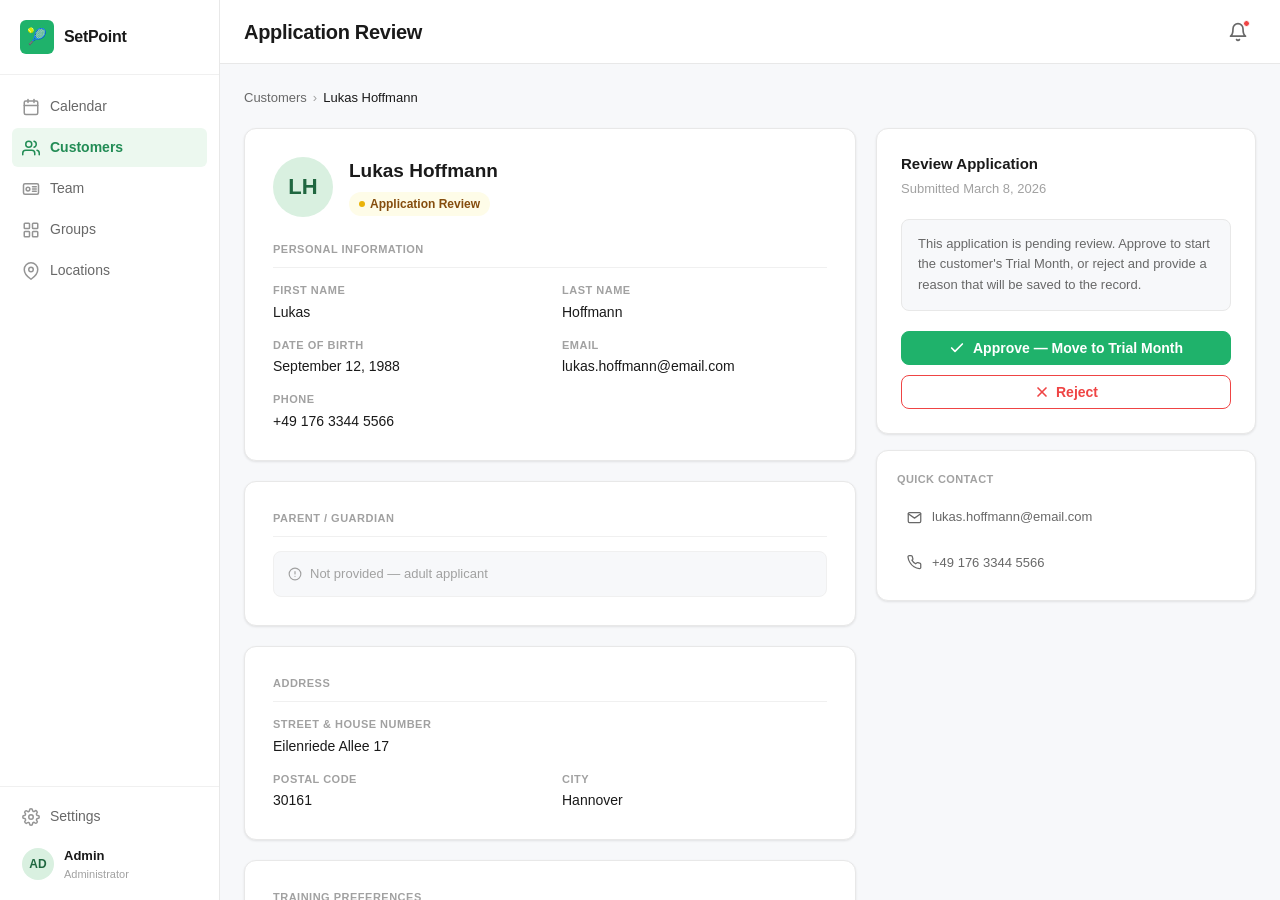
<file: admin/web/customer-review.html>
<!DOCTYPE html>
<html lang="en">
<head>
  <meta charset="UTF-8">
  <meta name="viewport" content="width=device-width, initial-scale=1.0">
  <title>Lukas Hoffmann — Application Review</title>
  <link rel="stylesheet" href="styles.css">
  <style>
    /* ---- Group picker (approve modal) ---- */
    .group-option {
      display: flex; align-items: center; gap: 12px;
      padding: 11px 14px; border: 1px solid var(--border);
      border-radius: var(--radius-md); cursor: pointer;
      transition: border-color .12s, background .12s; user-select: none;
    }
    .group-option:has(input:checked) { border-color: var(--primary-400); background: var(--primary-50); }
    .group-option:not(:has(input:checked)):hover { border-color: var(--neutral-200); background: var(--bg); }
    .group-option input[type="checkbox"] {
      width: 15px; height: 15px; cursor: pointer;
      accent-color: var(--primary-500); flex-shrink: 0;
    }
    .group-option-dot {
      width: 10px; height: 10px; border-radius: 50%; flex-shrink: 0;
    }
    .group-option-name  { font-size: 14px; font-weight: 600; }
    .group-option-desc  { font-size: 12px; color: var(--text-muted); }

    /* ---- Extras tags ---- */
    .extra-tag {
      display: inline-flex; align-items: center; gap: 5px;
      background: var(--bg); border: 1px solid var(--border);
      border-radius: 20px; padding: 3px 10px;
      font-size: 12px; color: var(--text-sec);
    }
    .extra-tag svg { color: var(--primary-500); }

    /* ---- IBAN display ---- */
    .iban-value {
      font-family: 'SFMono-Regular', Consolas, monospace;
      font-size: 13px; letter-spacing: .5px;
    }

    /* ---- Approve modal wider ---- */
    #approveModal .modal { width: 520px; }

    .group-error {
      font-size: 12px; color: var(--error-500); margin-top: 4px; display: none;
    }
  </style>
</head>
<body>
<div class="app">

  <!-- ======= SIDEBAR ======= -->
  <aside class="sidebar">
    <div class="sidebar-logo">
      <div class="logo-icon">🎾</div>
      <span class="logo-text">SetPoint</span>
    </div>
    <nav class="sidebar-nav">
      <a href="index.html" class="nav-item">
        <svg viewBox="0 0 24 24" fill="none" stroke="currentColor" stroke-width="2" stroke-linecap="round" stroke-linejoin="round"><rect x="3" y="4" width="18" height="18" rx="2"/><line x1="16" y1="2" x2="16" y2="6"/><line x1="8" y1="2" x2="8" y2="6"/><line x1="3" y1="10" x2="21" y2="10"/></svg>
        Calendar
      </a>
      <a href="customers.html" class="nav-item active">
        <svg viewBox="0 0 24 24" fill="none" stroke="currentColor" stroke-width="2" stroke-linecap="round" stroke-linejoin="round"><path d="M17 21v-2a4 4 0 0 0-4-4H5a4 4 0 0 0-4 4v2"/><circle cx="9" cy="7" r="4"/><path d="M23 21v-2a4 4 0 0 0-3-3.87"/><path d="M16 3.13a4 4 0 0 1 0 7.75"/></svg>
        Customers
      </a>
      <a href="team.html" class="nav-item">
        <svg viewBox="0 0 24 24" fill="none" stroke="currentColor" stroke-width="2" stroke-linecap="round" stroke-linejoin="round"><rect x="2" y="5" width="20" height="14" rx="2"/><circle cx="8" cy="12" r="2.5"/><path d="M14 9h5M14 12h5M14 15h5"/></svg>
        Team
      </a>
      <a href="groups.html" class="nav-item">
        <svg viewBox="0 0 24 24" fill="none" stroke="currentColor" stroke-width="2" stroke-linecap="round" stroke-linejoin="round"><rect x="3" y="3" width="7" height="7" rx="1"/><rect x="14" y="3" width="7" height="7" rx="1"/><rect x="14" y="14" width="7" height="7" rx="1"/><rect x="3" y="14" width="7" height="7" rx="1"/></svg>
        Groups
      </a>
      <a href="locations.html" class="nav-item">
        <svg viewBox="0 0 24 24" fill="none" stroke="currentColor" stroke-width="2" stroke-linecap="round" stroke-linejoin="round"><path d="M21 10c0 7-9 13-9 13s-9-6-9-13a9 9 0 0 1 18 0z"/><circle cx="12" cy="10" r="3"/></svg>
        Locations
      </a>
    </nav>
    <div class="sidebar-bottom">
      <a href="#" class="nav-item">
        <svg viewBox="0 0 24 24" fill="none" stroke="currentColor" stroke-width="2" stroke-linecap="round" stroke-linejoin="round"><circle cx="12" cy="12" r="3"/><path d="M19.4 15a1.65 1.65 0 0 0 .33 1.82l.06.06a2 2 0 0 1-2.83 2.83l-.06-.06a1.65 1.65 0 0 0-1.82-.33 1.65 1.65 0 0 0-1 1.51V21a2 2 0 0 1-4 0v-.09A1.65 1.65 0 0 0 9 19.4a1.65 1.65 0 0 0-1.82.33l-.06.06a2 2 0 0 1-2.83-2.83l.06-.06A1.65 1.65 0 0 0 4.68 15a1.65 1.65 0 0 0-1.51-1H3a2 2 0 0 1 0-4h.09A1.65 1.65 0 0 0 4.6 9a1.65 1.65 0 0 0-.33-1.82l-.06-.06a2 2 0 0 1 2.83-2.83l.06.06A1.65 1.65 0 0 0 9 4.68a1.65 1.65 0 0 0 1-1.51V3a2 2 0 0 1 4 0v.09a1.65 1.65 0 0 0 1 1.51 1.65 1.65 0 0 0 1.82-.33l.06-.06a2 2 0 0 1 2.83 2.83l-.06.06A1.65 1.65 0 0 0 19.4 9a1.65 1.65 0 0 0 1.51 1H21a2 2 0 0 1 0 4h-.09a1.65 1.65 0 0 0-1.51 1z"/></svg>
        Settings
      </a>
      <div class="sidebar-user">
        <div class="user-avatar">AD</div>
        <div class="user-info">
          <div class="user-name">Admin</div>
          <div class="user-role">Administrator</div>
        </div>
      </div>
    </div>
  </aside>

  <!-- ======= MAIN ======= -->
  <div class="main">
    <header class="topbar">
      <span class="topbar-title">Application Review</span>
      <div style="flex:1;"></div>
      <button class="icon-btn">
        <svg width="20" height="20" viewBox="0 0 24 24" fill="none" stroke="currentColor" stroke-width="2" stroke-linecap="round" stroke-linejoin="round"><path d="M18 8A6 6 0 0 0 6 8c0 7-3 9-3 9h18s-3-2-3-9"/><path d="M13.73 21a2 2 0 0 1-3.46 0"/></svg>
        <span class="badge-dot"></span>
      </button>
    </header>

    <div class="page-content">

      <nav class="breadcrumb">
        <a href="customers.html">Customers</a>
        <span class="breadcrumb-sep">›</span>
        <span class="breadcrumb-current">Lukas Hoffmann</span>
      </nav>

      <div class="review-grid">

        <!-- ===== LEFT: Application form data ===== -->
        <div style="display:flex; flex-direction:column; gap:20px;">

          <!-- 1. Identity & Personal Information -->
          <div class="card" style="padding:28px;">
            <div style="display:flex; align-items:center; gap:16px; margin-bottom:24px;">
              <div class="profile-avatar" style="margin-bottom:0; flex-shrink:0;">LH</div>
              <div>
                <div class="profile-name">Lukas Hoffmann</div>
                <span class="badge badge-review" style="margin-top:6px;">Application Review</span>
              </div>
            </div>

            <div class="app-section-title">Personal Information</div>
            <div class="app-field-grid">
              <div class="app-field">
                <span class="field-label">First Name</span>
                <span class="field-value">Lukas</span>
              </div>
              <div class="app-field">
                <span class="field-label">Last Name</span>
                <span class="field-value">Hoffmann</span>
              </div>
              <div class="app-field">
                <span class="field-label">Date of Birth</span>
                <span class="field-value">September 12, 1988</span>
              </div>
              <div class="app-field">
                <span class="field-label">Email</span>
                <span class="field-value">lukas.hoffmann@email.com</span>
              </div>
              <div class="app-field">
                <span class="field-label">Phone</span>
                <span class="field-value">+49 176 3344 5566</span>
              </div>
            </div>
          </div>

          <!-- 2. Parent / Guardian -->
          <div class="card" style="padding:28px;">
            <div class="app-section-title">Parent / Guardian</div>
            <div style="display:flex; align-items:center; gap:8px; padding:12px 14px; background:var(--bg); border:1px solid var(--border-light); border-radius:var(--radius-md);">
              <svg width="14" height="14" viewBox="0 0 24 24" fill="none" stroke="var(--text-muted)" stroke-width="2" stroke-linecap="round" stroke-linejoin="round"><circle cx="12" cy="12" r="10"/><line x1="12" y1="8" x2="12" y2="12"/><line x1="12" y1="16" x2="12.01" y2="16"/></svg>
              <span style="font-size:13px; color:var(--text-muted);">Not provided — adult applicant</span>
            </div>
          </div>

          <!-- 3. Address -->
          <div class="card" style="padding:28px;">
            <div class="app-section-title">Address</div>
            <div class="app-field-grid">
              <div class="app-field" style="grid-column:1/-1;">
                <span class="field-label">Street &amp; House Number</span>
                <span class="field-value">Eilenriede Allee 17</span>
              </div>
              <div class="app-field">
                <span class="field-label">Postal Code</span>
                <span class="field-value">30161</span>
              </div>
              <div class="app-field">
                <span class="field-label">City</span>
                <span class="field-value">Hannover</span>
              </div>
            </div>
          </div>

          <!-- 4. Training Preferences -->
          <div class="card" style="padding:28px;">
            <div class="app-section-title">Training Preferences</div>
            <div class="app-field-grid">
              <div class="app-field">
                <span class="field-label">Requested Group</span>
                <span class="field-value" style="font-weight:600;">Erwachsene</span>
              </div>
              <div class="app-field">
                <span class="field-label">Training Type</span>
                <span class="field-value">Advanced Group</span>
              </div>
              <div class="app-field">
                <span class="field-label">Tennis Experience</span>
                <span class="field-value">Intermediate</span>
              </div>
              <div class="app-field">
                <span class="field-label">Playing Since</span>
                <span class="field-value">2018</span>
              </div>
              <div class="app-field">
                <span class="field-label">Training Frequency</span>
                <span class="field-value">2× per week</span>
              </div>
              <div class="app-field">
                <span class="field-label">Preferred Time of Day</span>
                <span class="field-value">Morning (09:00–12:00)</span>
              </div>
              <div class="app-field" style="grid-column:1/-1;">
                <span class="field-label">Preferred Days</span>
                <span class="field-value">Monday, Wednesday, Friday</span>
              </div>
            </div>
          </div>

          <!-- 5. Add-ons & Extras -->
          <div class="card" style="padding:28px;">
            <div class="app-section-title">Add-ons &amp; Extras</div>
            <div style="display:flex; flex-direction:column; gap:10px;">
              <div class="app-field">
                <span class="field-label">Selected Options</span>
                <div style="display:flex; flex-wrap:wrap; gap:6px; margin-top:4px;">
                  <span style="font-size:13px; color:var(--text-muted); font-style:italic;">None selected</span>
                </div>
              </div>
              <div class="app-field">
                <span class="field-label">Friend Referral</span>
                <span class="field-value" style="color:var(--text-muted);">—</span>
              </div>
            </div>
          </div>

          <!-- 6. Banking / SEPA -->
          <div class="card" style="padding:28px;">
            <div class="app-section-title">Banking &amp; SEPA Direct Debit</div>
            <div class="app-field-grid">
              <div class="app-field">
                <span class="field-label">Account Holder</span>
                <span class="field-value">Lukas Hoffmann</span>
              </div>
              <div class="app-field">
                <span class="field-label">BIC</span>
                <span class="field-value iban-value">COBADEFFXXX</span>
              </div>
              <div class="app-field" style="grid-column:1/-1;">
                <span class="field-label">IBAN</span>
                <span class="field-value iban-value">DE89 3704 0044 0532 0130 00</span>
              </div>
              <div class="app-field" style="grid-column:1/-1;">
                <span class="field-label">SEPA Mandate</span>
                <div style="display:flex; align-items:center; gap:6px; margin-top:2px;">
                  <svg width="14" height="14" viewBox="0 0 24 24" fill="none" stroke="var(--primary-600)" stroke-width="2.5" stroke-linecap="round" stroke-linejoin="round"><polyline points="20 6 9 17 4 12"/></svg>
                  <span style="font-size:13px; color:var(--primary-700); font-weight:500;">Consent given</span>
                </div>
              </div>
            </div>
          </div>

          <!-- 7. Message & Additional Information -->
          <div class="card" style="padding:28px;">
            <div class="app-section-title">Message from Applicant</div>
            <p style="font-size:14px; color:var(--text-sec); line-height:1.65; font-style:italic;">
              "I've been playing tennis recreationally for a few years and would like to improve my technique and play more regularly. I'm looking for a friendly group with structured sessions and an opportunity to participate in club matches. Looking forward to joining the team!"
            </p>

            <div style="margin-top:20px; padding-top:16px; border-top:1px solid var(--border-light);">
              <div class="app-section-title" style="margin-bottom:14px;">Additional Information</div>
              <div class="app-field-grid">
                <div class="app-field">
                  <span class="field-label">How They Heard About Us</span>
                  <span class="field-value" style="color:var(--text-sec);">Club website</span>
                </div>
                <div class="app-field">
                  <span class="field-label">Submitted</span>
                  <span class="field-value" style="color:var(--text-sec);">March 8, 2026 at 14:32</span>
                </div>
                <div class="app-field" style="grid-column:1/-1;">
                  <span class="field-label">Comment</span>
                  <span style="font-size:13px; color:var(--text-muted); font-style:italic;">No additional comment provided.</span>
                </div>
              </div>
            </div>
          </div>

        </div>

        <!-- ===== RIGHT: Review actions ===== -->
        <div style="display:flex; flex-direction:column; gap:16px;">

          <!-- Review card -->
          <div class="card review-action-card">

            <div style="font-size:15px; font-weight:700; margin-bottom:4px;">Review Application</div>
            <div style="font-size:13px; color:var(--text-muted); margin-bottom:20px;">Submitted March 8, 2026</div>

            <!-- Pending state (default) -->
            <div id="pendingState">
              <div style="background:var(--bg); border:1px solid var(--border); border-radius:var(--radius-md); padding:14px 16px; margin-bottom:20px;">
                <div style="font-size:13px; color:var(--text-sec); line-height:1.6;">
                  This application is pending review. Approve to start the customer's Trial Month, or reject and provide a reason that will be saved to the record.
                </div>
              </div>

              <div style="display:flex; flex-direction:column; gap:10px;">
                <button class="btn btn-primary" style="justify-content:center; gap:8px;" onclick="openApproveModal()">
                  <svg viewBox="0 0 24 24" fill="none" stroke="currentColor" stroke-width="2.5" stroke-linecap="round" stroke-linejoin="round" width="16" height="16"><polyline points="20 6 9 17 4 12"/></svg>
                  Approve — Move to Trial Month
                </button>
                <button class="btn btn-secondary" style="justify-content:center; color:var(--error-500); border-color:var(--error-500);" onclick="showRejectForm()">
                  <svg viewBox="0 0 24 24" fill="none" stroke="currentColor" stroke-width="2.5" stroke-linecap="round" stroke-linejoin="round" width="16" height="16"><line x1="18" y1="6" x2="6" y2="18"/><line x1="6" y1="6" x2="18" y2="18"/></svg>
                  Reject
                </button>
              </div>

              <!-- Reject form (hidden by default) -->
              <div class="reject-section" id="rejectForm" style="display:none;">
                <div class="form-group">
                  <label class="form-label">
                    Rejection Reason
                    <span style="font-weight:400; text-transform:none; letter-spacing:0; color:var(--error-500); margin-left:4px;">required</span>
                  </label>
                  <textarea
                    class="form-control"
                    id="rejectComment"
                    rows="4"
                    placeholder="Explain why the application is being rejected. This note will be saved to the customer record…"
                    style="min-height:100px;"
                  ></textarea>
                  <div id="rejectError" style="display:none; font-size:12px; color:var(--error-500); margin-top:4px;">
                    Please provide a rejection reason before continuing.
                  </div>
                </div>
                <div style="display:flex; gap:8px; margin-top:12px;">
                  <button class="btn btn-secondary" style="flex:1; justify-content:center;" onclick="hideRejectForm()">Cancel</button>
                  <button class="btn btn-primary" style="flex:1; justify-content:center; background:var(--error-500); border-color:var(--error-500);" onclick="handleReject()">Confirm Rejection</button>
                </div>
              </div>
            </div>

            <!-- Approved state -->
            <div id="approvedState" style="display:none;">
              <div class="review-result" style="background:#f0fdf4; border:1px solid #bbf7d0;">
                <div class="review-result-icon" style="background:#dcfce7;">
                  <svg viewBox="0 0 24 24" fill="none" stroke="#16a34a" stroke-width="2.5" stroke-linecap="round" stroke-linejoin="round" width="22" height="22"><polyline points="20 6 9 17 4 12"/></svg>
                </div>
                <div>
                  <div class="review-result-title" style="color:#15803d;">Application Approved</div>
                  <div class="review-result-sub" style="color:#166534;">Customer has been moved to <strong>Trial Month</strong> and will now appear in the trial sessions flow.</div>
                </div>
              </div>
              <!-- Visible groups summary -->
              <div style="margin-top:16px; padding:14px 16px; background:var(--bg); border:1px solid var(--border-light); border-radius:var(--radius-md);">
                <div style="font-size:11px; font-weight:600; text-transform:uppercase; letter-spacing:.4px; color:var(--text-muted); margin-bottom:8px;">Visible Groups</div>
                <div id="approvedGroupsList" style="display:flex; flex-wrap:wrap; gap:6px;"></div>
              </div>
              <div style="margin-top:12px; text-align:center;">
                <a href="customer-profile.html" class="btn btn-secondary" style="width:100%; justify-content:center;">
                  Open Trial Profile
                  <svg viewBox="0 0 24 24" fill="none" stroke="currentColor" stroke-width="2" stroke-linecap="round" stroke-linejoin="round" width="14" height="14"><polyline points="9 18 15 12 9 6"/></svg>
                </a>
              </div>
            </div>

            <!-- Rejected state -->
            <div id="rejectedState" style="display:none;">
              <div class="review-result" style="background:#fff1f2; border:1px solid #fecdd3;">
                <div class="review-result-icon" style="background:#ffe4e6;">
                  <svg viewBox="0 0 24 24" fill="none" stroke="#dc2626" stroke-width="2.5" stroke-linecap="round" stroke-linejoin="round" width="22" height="22"><line x1="18" y1="6" x2="6" y2="18"/><line x1="6" y1="6" x2="18" y2="18"/></svg>
                </div>
                <div>
                  <div class="review-result-title" style="color:#b91c1c;">Application Rejected</div>
                  <div class="review-result-sub" style="color:#991b1b;">The applicant has been notified. The rejection reason is saved below.</div>
                </div>
              </div>
              <div style="margin-top:16px;">
                <div class="field-label" style="margin-bottom:6px;">Rejection Reason</div>
                <div class="reject-comment-saved" id="savedComment"></div>
                <div style="font-size:11px; color:var(--text-muted); margin-top:6px;">Saved on March 9, 2026 by Admin</div>
              </div>
            </div>

          </div>

          <!-- Applicant quick-contact -->
          <div class="card" style="padding:20px;">
            <div style="font-size:11px; font-weight:600; color:var(--text-muted); margin-bottom:12px; text-transform:uppercase; letter-spacing:.4px;">Quick Contact</div>
            <div style="display:flex; flex-direction:column; gap:10px;">
              <a href="mailto:lukas.hoffmann@email.com" style="display:flex; align-items:center; gap:10px; font-size:13px; color:var(--text-sec); border-radius:var(--radius-sm); padding:8px 10px; transition:background .12s;" onmouseover="this.style.background='var(--neutral-50)'" onmouseout="this.style.background=''">
                <svg width="15" height="15" viewBox="0 0 24 24" fill="none" stroke="currentColor" stroke-width="2" stroke-linecap="round" stroke-linejoin="round"><path d="M4 4h16c1.1 0 2 .9 2 2v12c0 1.1-.9 2-2 2H4c-1.1 0-2-.9-2-2V6c0-1.1.9-2 2-2z"/><polyline points="22,6 12,13 2,6"/></svg>
                lukas.hoffmann@email.com
              </a>
              <a href="tel:+4917633445566" style="display:flex; align-items:center; gap:10px; font-size:13px; color:var(--text-sec); border-radius:var(--radius-sm); padding:8px 10px; transition:background .12s;" onmouseover="this.style.background='var(--neutral-50)'" onmouseout="this.style.background=''">
                <svg width="15" height="15" viewBox="0 0 24 24" fill="none" stroke="currentColor" stroke-width="2" stroke-linecap="round" stroke-linejoin="round"><path d="M22 16.92v3a2 2 0 0 1-2.18 2 19.79 19.79 0 0 1-8.63-3.07A19.5 19.5 0 0 1 4.69 12a19.79 19.79 0 0 1-3.07-8.67A2 2 0 0 1 3.55 1h3a2 2 0 0 1 2 1.72c.127.96.361 1.903.7 2.81a2 2 0 0 1-.45 2.11L7.91 8.2a16 16 0 0 0 5.89 5.89l1.56-1.34a2 2 0 0 1 2.11-.45c.907.339 1.85.573 2.81.7A2 2 0 0 1 22 14.92z"/></svg>
                +49 176 3344 5566
              </a>
            </div>
          </div>

        </div>

      </div>
    </div>
  </div>
</div>


<!-- ======= APPROVE — GROUP SELECTION MODAL ======= -->
<div class="modal-overlay" id="approveModal" role="dialog" aria-modal="true" aria-labelledby="approveModalTitle">
  <div class="modal">

    <div class="modal-header">
      <div>
        <div class="modal-title" id="approveModalTitle">Select Visible Groups</div>
        <div style="font-size:13px; color:var(--text-muted); margin-top:3px;">Choose which groups Lukas Hoffmann will be able to see.</div>
      </div>
      <button class="modal-close" onclick="closeApproveModal()" aria-label="Close">
        <svg width="18" height="18" viewBox="0 0 24 24" fill="none" stroke="currentColor" stroke-width="2" stroke-linecap="round" stroke-linejoin="round"><line x1="18" y1="6" x2="6" y2="18"/><line x1="6" y1="6" x2="18" y2="18"/></svg>
      </button>
    </div>

    <div class="modal-body">

      <div style="display:flex; align-items:flex-start; gap:10px; padding:12px 14px; background:var(--bg); border:1px solid var(--border-light); border-radius:var(--radius-md);">
        <svg width="15" height="15" viewBox="0 0 24 24" fill="none" stroke="var(--text-muted)" stroke-width="2" stroke-linecap="round" stroke-linejoin="round" style="flex-shrink:0; margin-top:1px;"><circle cx="12" cy="12" r="10"/><line x1="12" y1="8" x2="12" y2="12"/><line x1="12" y1="16" x2="12.01" y2="16"/></svg>
        <span style="font-size:13px; color:var(--text-sec); line-height:1.55;">
          Groups pre-selected based on the application. Adjust as needed — the customer will only see groups you enable here.
        </span>
      </div>

      <div style="display:flex; flex-direction:column; gap:6px;" id="groupPickerList">

        <label class="group-option">
          <input type="checkbox" name="group" value="kinder-1">
          <span class="group-option-dot" style="background:#6366f1;"></span>
          <div>
            <div class="group-option-name">Kinder 1+</div>
            <div class="group-option-desc">Children from 1 year — beginner sessions</div>
          </div>
        </label>

        <label class="group-option">
          <input type="checkbox" name="group" value="kinder-5">
          <span class="group-option-dot" style="background:#0891b2;"></span>
          <div>
            <div class="group-option-name">Kinder 5+</div>
            <div class="group-option-desc">Children from 5 years — structured technique</div>
          </div>
        </label>

        <label class="group-option">
          <input type="checkbox" name="group" value="junior">
          <span class="group-option-dot" style="background:#f59e0b;"></span>
          <div>
            <div class="group-option-name">Junior</div>
            <div class="group-option-desc">Youth training — competitive focus</div>
          </div>
        </label>

        <label class="group-option">
          <input type="checkbox" name="group" value="erwachsene" checked>
          <span class="group-option-dot" style="background:var(--primary-500);"></span>
          <div>
            <div class="group-option-name">Erwachsene</div>
            <div class="group-option-desc">Adult training — recreational &amp; competitive</div>
          </div>
        </label>

      </div>

      <div class="group-error" id="groupError">
        Please select at least one group before confirming.
      </div>

    </div>

    <div class="modal-footer">
      <button class="btn btn-secondary" onclick="closeApproveModal()">Cancel</button>
      <button class="btn btn-primary" onclick="confirmApprove()">
        <svg viewBox="0 0 24 24" fill="none" stroke="currentColor" stroke-width="2.5" stroke-linecap="round" stroke-linejoin="round" width="15" height="15"><polyline points="20 6 9 17 4 12"/></svg>
        Confirm Approval
      </button>
    </div>

  </div>
</div>


<script>
  /* ---- Approve flow ---- */
  function openApproveModal() {
    document.getElementById('approveModal').classList.add('open');
    document.getElementById('groupError').style.display = 'none';
  }

  function closeApproveModal() {
    document.getElementById('approveModal').classList.remove('open');
  }

  document.getElementById('approveModal').addEventListener('click', function(e) {
    if (e.target === this) closeApproveModal();
  });

  function confirmApprove() {
    const checked = Array.from(
      document.querySelectorAll('#groupPickerList input[type="checkbox"]:checked')
    );

    if (checked.length === 0) {
      document.getElementById('groupError').style.display = 'block';
      return;
    }

    // Build group label map
    const labels = {
      'kinder-1':   'Kinder 1+',
      'kinder-5':   'Kinder 5+',
      'junior':     'Junior',
      'erwachsene': 'Erwachsene',
    };
    const colors = {
      'kinder-1':   '#6366f1',
      'kinder-5':   '#0891b2',
      'junior':     '#f59e0b',
      'erwachsene': 'var(--primary-600)',
    };

    // Populate the approved groups summary
    const listEl = document.getElementById('approvedGroupsList');
    listEl.innerHTML = '';
    checked.forEach(function(cb) {
      const tag = document.createElement('span');
      tag.className = 'extra-tag';
      tag.innerHTML =
        '<svg width="8" height="8" viewBox="0 0 8 8"><circle cx="4" cy="4" r="4" fill="' + colors[cb.value] + '"/></svg>' +
        labels[cb.value];
      listEl.appendChild(tag);
    });

    closeApproveModal();
    document.getElementById('pendingState').style.display  = 'none';
    document.getElementById('approvedState').style.display = 'block';
  }

  /* ---- Reject flow ---- */
  function showRejectForm() {
    document.getElementById('rejectForm').style.display  = 'block';
    document.getElementById('rejectError').style.display = 'none';
    document.getElementById('rejectComment').focus();
  }

  function hideRejectForm() {
    document.getElementById('rejectForm').style.display  = 'none';
    document.getElementById('rejectComment').value       = '';
    document.getElementById('rejectError').style.display = 'none';
  }

  function handleReject() {
    const comment = document.getElementById('rejectComment').value.trim();
    if (!comment) {
      document.getElementById('rejectError').style.display = 'block';
      document.getElementById('rejectComment').focus();
      return;
    }
    document.getElementById('savedComment').textContent = comment;
    document.getElementById('pendingState').style.display  = 'none';
    document.getElementById('rejectedState').style.display = 'block';
  }

  /* ---- Escape key closes approve modal ---- */
  document.addEventListener('keydown', function(e) {
    if (e.key === 'Escape') closeApproveModal();
  });
</script>

</body>
</html>
</file>
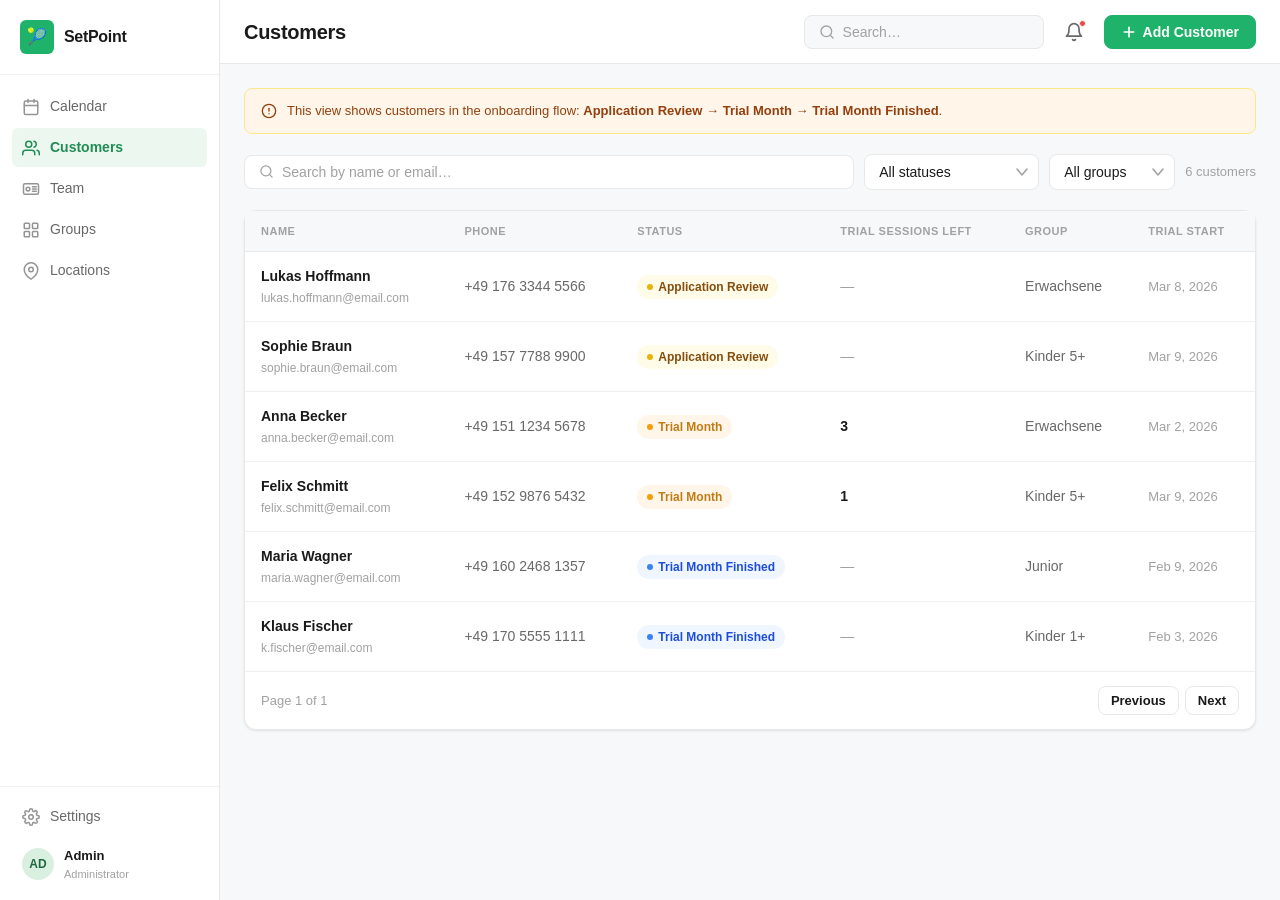
<file: admin/web/customers.html>
<!DOCTYPE html>
<html lang="en">
<head>
  <meta charset="UTF-8">
  <meta name="viewport" content="width=device-width, initial-scale=1.0">
  <title>Customers — SetPoint Admin</title>
  <link rel="stylesheet" href="styles.css">
</head>
<body>
<div class="app">

  <!-- ======= SIDEBAR ======= -->
  <aside class="sidebar">
    <div class="sidebar-logo">
      <div class="logo-icon">🎾</div>
      <span class="logo-text">SetPoint</span>
    </div>
    <nav class="sidebar-nav">
      <a href="index.html" class="nav-item">
        <svg viewBox="0 0 24 24" fill="none" stroke="currentColor" stroke-width="2" stroke-linecap="round" stroke-linejoin="round"><rect x="3" y="4" width="18" height="18" rx="2"/><line x1="16" y1="2" x2="16" y2="6"/><line x1="8" y1="2" x2="8" y2="6"/><line x1="3" y1="10" x2="21" y2="10"/></svg>
        Calendar
      </a>
      <a href="customers.html" class="nav-item active">
        <svg viewBox="0 0 24 24" fill="none" stroke="currentColor" stroke-width="2" stroke-linecap="round" stroke-linejoin="round"><path d="M17 21v-2a4 4 0 0 0-4-4H5a4 4 0 0 0-4 4v2"/><circle cx="9" cy="7" r="4"/><path d="M23 21v-2a4 4 0 0 0-3-3.87"/><path d="M16 3.13a4 4 0 0 1 0 7.75"/></svg>
        Customers
      </a>
      <a href="team.html" class="nav-item">
        <svg viewBox="0 0 24 24" fill="none" stroke="currentColor" stroke-width="2" stroke-linecap="round" stroke-linejoin="round"><rect x="2" y="5" width="20" height="14" rx="2"/><circle cx="8" cy="12" r="2.5"/><path d="M14 9h5M14 12h5M14 15h5"/></svg>
        Team
      </a>
      <a href="groups.html" class="nav-item">
        <svg viewBox="0 0 24 24" fill="none" stroke="currentColor" stroke-width="2" stroke-linecap="round" stroke-linejoin="round"><rect x="3" y="3" width="7" height="7" rx="1"/><rect x="14" y="3" width="7" height="7" rx="1"/><rect x="14" y="14" width="7" height="7" rx="1"/><rect x="3" y="14" width="7" height="7" rx="1"/></svg>
        Groups
      </a>
      <a href="locations.html" class="nav-item">
        <svg viewBox="0 0 24 24" fill="none" stroke="currentColor" stroke-width="2" stroke-linecap="round" stroke-linejoin="round"><path d="M21 10c0 7-9 13-9 13s-9-6-9-13a9 9 0 0 1 18 0z"/><circle cx="12" cy="10" r="3"/></svg>
        Locations
      </a>
    </nav>
    <div class="sidebar-bottom">
      <a href="#" class="nav-item">
        <svg viewBox="0 0 24 24" fill="none" stroke="currentColor" stroke-width="2" stroke-linecap="round" stroke-linejoin="round"><circle cx="12" cy="12" r="3"/><path d="M19.4 15a1.65 1.65 0 0 0 .33 1.82l.06.06a2 2 0 0 1-2.83 2.83l-.06-.06a1.65 1.65 0 0 0-1.82-.33 1.65 1.65 0 0 0-1 1.51V21a2 2 0 0 1-4 0v-.09A1.65 1.65 0 0 0 9 19.4a1.65 1.65 0 0 0-1.82.33l-.06.06a2 2 0 0 1-2.83-2.83l.06-.06A1.65 1.65 0 0 0 4.68 15a1.65 1.65 0 0 0-1.51-1H3a2 2 0 0 1 0-4h.09A1.65 1.65 0 0 0 4.6 9a1.65 1.65 0 0 0-.33-1.82l-.06-.06a2 2 0 0 1 2.83-2.83l.06.06A1.65 1.65 0 0 0 9 4.68a1.65 1.65 0 0 0 1-1.51V3a2 2 0 0 1 4 0v.09a1.65 1.65 0 0 0 1 1.51 1.65 1.65 0 0 0 1.82-.33l.06-.06a2 2 0 0 1 2.83 2.83l-.06.06A1.65 1.65 0 0 0 19.4 9a1.65 1.65 0 0 0 1.51 1H21a2 2 0 0 1 0 4h-.09a1.65 1.65 0 0 0-1.51 1z"/></svg>
        Settings
      </a>
      <div class="sidebar-user">
        <div class="user-avatar">AD</div>
        <div class="user-info">
          <div class="user-name">Admin</div>
          <div class="user-role">Administrator</div>
        </div>
      </div>
    </div>
  </aside>

  <!-- ======= MAIN ======= -->
  <div class="main">
    <header class="topbar">
      <span class="topbar-title">Customers</span>
      <div class="search-box">
        <svg class="search-icon" width="16" height="16" viewBox="0 0 24 24" fill="none" stroke="currentColor" stroke-width="2" stroke-linecap="round" stroke-linejoin="round"><circle cx="11" cy="11" r="8"/><line x1="21" y1="21" x2="16.65" y2="16.65"/></svg>
        <input type="text" placeholder="Search…">
      </div>
      <button class="icon-btn">
        <svg width="20" height="20" viewBox="0 0 24 24" fill="none" stroke="currentColor" stroke-width="2" stroke-linecap="round" stroke-linejoin="round"><path d="M18 8A6 6 0 0 0 6 8c0 7-3 9-3 9h18s-3-2-3-9"/><path d="M13.73 21a2 2 0 0 1-3.46 0"/></svg>
        <span class="badge-dot"></span>
      </button>
      <button class="btn btn-primary">
        <svg viewBox="0 0 24 24" fill="none" stroke="currentColor" stroke-width="2.5" stroke-linecap="round" stroke-linejoin="round"><line x1="12" y1="5" x2="12" y2="19"/><line x1="5" y1="12" x2="19" y2="12"/></svg>
        Add Customer
      </button>
    </header>

    <div class="page-content">

      <!-- Info banner -->
      <div style="background:var(--warning-50); border:1px solid #fde68a; border-radius:var(--radius-md); padding:12px 16px; display:flex; align-items:center; gap:10px; font-size:13px; color:#92400e;">
        <svg width="16" height="16" viewBox="0 0 24 24" fill="none" stroke="currentColor" stroke-width="2" stroke-linecap="round" stroke-linejoin="round"><circle cx="12" cy="12" r="10"/><line x1="12" y1="8" x2="12" y2="12"/><line x1="12" y1="16" x2="12.01" y2="16"/></svg>
        <span>This view shows customers in the onboarding flow: <strong>Application Review → Trial Month → Trial Month Finished</strong>.</span>
      </div>

      <!-- Filters -->
      <div class="filters-bar">
        <div class="filter-input" style="flex:1; min-width:240px;">
          <svg class="search-icon" width="15" height="15" viewBox="0 0 24 24" fill="none" stroke="currentColor" stroke-width="2" stroke-linecap="round" stroke-linejoin="round"><circle cx="11" cy="11" r="8"/><line x1="21" y1="21" x2="16.65" y2="16.65"/></svg>
          <input type="text" placeholder="Search by name or email…">
        </div>
        <select class="filter-select">
          <option value="">All statuses</option>
          <option>Application Review</option>
          <option>Trial Month</option>
          <option>Trial Month Finished</option>
        </select>
        <select class="filter-select">
          <option value="">All groups</option>
          <option>Kinder 5+</option>
          <option>Kinder 1+</option>
          <option>Junior</option>
          <option>Erwachsene</option>
        </select>
        <div style="margin-left:auto; font-size:13px; color:var(--text-muted);">6 customers</div>
      </div>

      <!-- Table -->
      <div class="card">
        <div class="table-wrap">
          <table>
            <thead>
              <tr>
                <th>Name</th>
                <th>Phone</th>
                <th>Status</th>
                <th>Trial Sessions Left</th>
                <th>Group</th>
                <th>Trial Start</th>
              </tr>
            </thead>
            <tbody>
              <tr class="clickable" onclick="location.href='customer-review.html'">
                <td>
                  <div class="cell-name">Lukas Hoffmann</div>
                  <div class="cell-sub">lukas.hoffmann@email.com</div>
                </td>
                <td style="color:var(--text-sec);">+49 176 3344 5566</td>
                <td><span class="badge badge-review">Application Review</span></td>
                <td style="color:var(--text-muted);">—</td>
                <td style="color:var(--text-sec);">Erwachsene</td>
                <td style="color:var(--text-muted); font-size:13px;">Mar 8, 2026</td>
              </tr>
              <tr class="clickable" onclick="location.href='customer-review.html'">
                <td>
                  <div class="cell-name">Sophie Braun</div>
                  <div class="cell-sub">sophie.braun@email.com</div>
                </td>
                <td style="color:var(--text-sec);">+49 157 7788 9900</td>
                <td><span class="badge badge-review">Application Review</span></td>
                <td style="color:var(--text-muted);">—</td>
                <td style="color:var(--text-sec);">Kinder 5+</td>
                <td style="color:var(--text-muted); font-size:13px;">Mar 9, 2026</td>
              </tr>
              <tr class="clickable" onclick="location.href='customer-profile.html'">
                <td>
                  <div class="cell-name">Anna Becker</div>
                  <div class="cell-sub">anna.becker@email.com</div>
                </td>
                <td style="color:var(--text-sec);">+49 151 1234 5678</td>
                <td><span class="badge badge-trial">Trial Month</span></td>
                <td style="font-weight:600;">3</td>
                <td style="color:var(--text-sec);">Erwachsene</td>
                <td style="color:var(--text-muted); font-size:13px;">Mar 2, 2026</td>
              </tr>
              <tr class="clickable" onclick="location.href='customer-profile.html'">
                <td>
                  <div class="cell-name">Felix Schmitt</div>
                  <div class="cell-sub">felix.schmitt@email.com</div>
                </td>
                <td style="color:var(--text-sec);">+49 152 9876 5432</td>
                <td><span class="badge badge-trial">Trial Month</span></td>
                <td style="font-weight:600;">1</td>
                <td style="color:var(--text-sec);">Kinder 5+</td>
                <td style="color:var(--text-muted); font-size:13px;">Mar 9, 2026</td>
              </tr>
              <tr class="clickable" onclick="location.href='customer-profile.html'">
                <td>
                  <div class="cell-name">Maria Wagner</div>
                  <div class="cell-sub">maria.wagner@email.com</div>
                </td>
                <td style="color:var(--text-sec);">+49 160 2468 1357</td>
                <td><span class="badge badge-trial-done">Trial Month Finished</span></td>
                <td style="color:var(--text-muted);">—</td>
                <td style="color:var(--text-sec);">Junior</td>
                <td style="color:var(--text-muted); font-size:13px;">Feb 9, 2026</td>
              </tr>
              <tr class="clickable" onclick="location.href='customer-profile.html'">
                <td>
                  <div class="cell-name">Klaus Fischer</div>
                  <div class="cell-sub">k.fischer@email.com</div>
                </td>
                <td style="color:var(--text-sec);">+49 170 5555 1111</td>
                <td><span class="badge badge-trial-done">Trial Month Finished</span></td>
                <td style="color:var(--text-muted);">—</td>
                <td style="color:var(--text-sec);">Kinder 1+</td>
                <td style="color:var(--text-muted); font-size:13px;">Feb 3, 2026</td>
              </tr>
            </tbody>
          </table>
        </div>
        <div style="display:flex; align-items:center; justify-content:space-between; padding:14px 16px; border-top:1px solid var(--border-light);">
          <span style="font-size:13px; color:var(--text-muted);">Page 1 of 1</span>
          <div style="display:flex; gap:6px;">
            <button class="btn btn-secondary" style="padding:6px 12px; font-size:13px;" disabled>Previous</button>
            <button class="btn btn-secondary" style="padding:6px 12px; font-size:13px;" disabled>Next</button>
          </div>
        </div>
      </div>

    </div>
  </div>
</div>
</body>
</html>
</file>
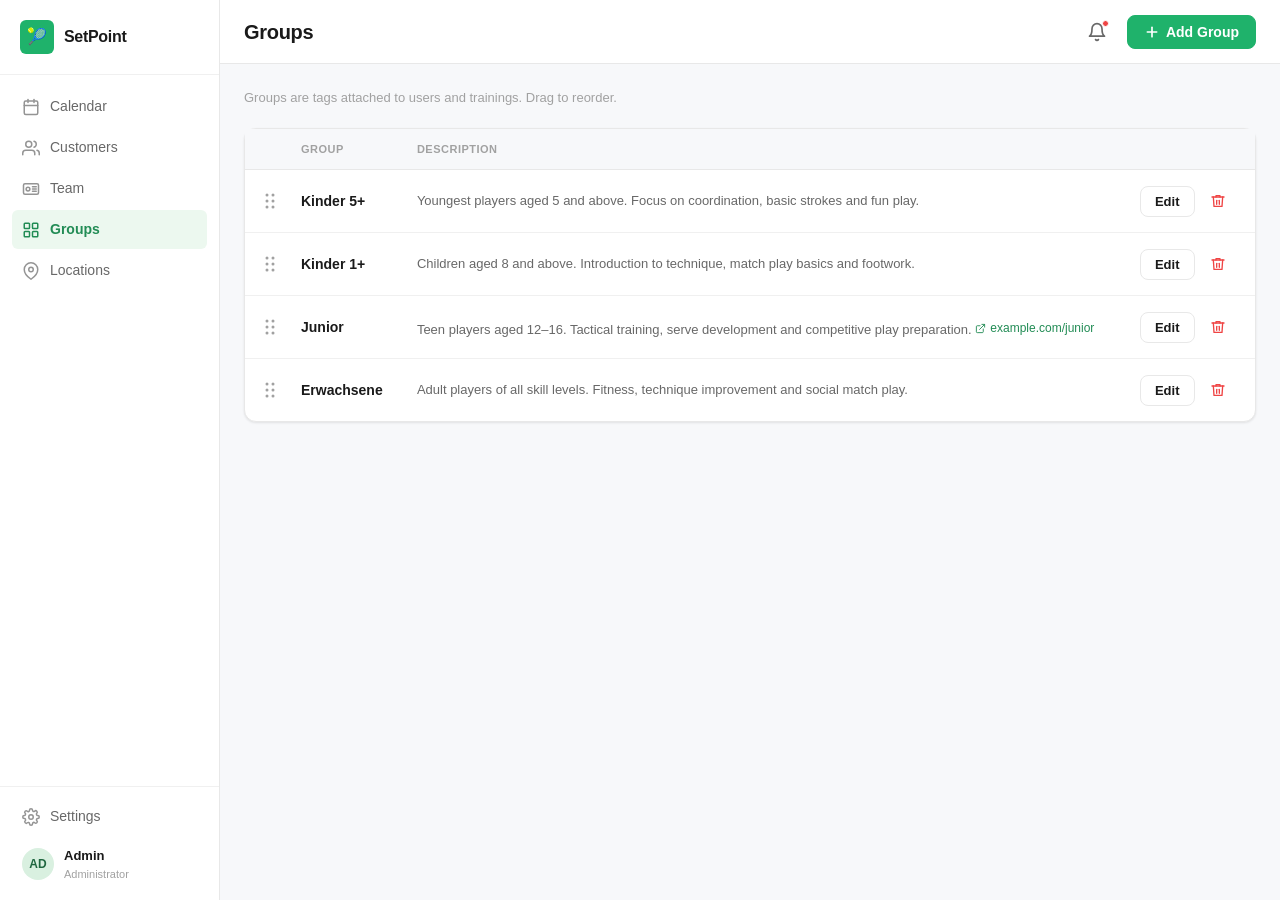
<file: admin/web/groups.html>
<!DOCTYPE html>
<html lang="en">
<head>
  <meta charset="UTF-8">
  <meta name="viewport" content="width=device-width, initial-scale=1.0">
  <title>Groups — SetPoint Admin</title>
  <link rel="stylesheet" href="styles.css">
</head>
<body>
<div class="app">

  <!-- ======= SIDEBAR ======= -->
  <aside class="sidebar">
    <div class="sidebar-logo">
      <div class="logo-icon">🎾</div>
      <span class="logo-text">SetPoint</span>
    </div>
    <nav class="sidebar-nav">
      <a href="index.html" class="nav-item">
        <svg viewBox="0 0 24 24" fill="none" stroke="currentColor" stroke-width="2" stroke-linecap="round" stroke-linejoin="round"><rect x="3" y="4" width="18" height="18" rx="2"/><line x1="16" y1="2" x2="16" y2="6"/><line x1="8" y1="2" x2="8" y2="6"/><line x1="3" y1="10" x2="21" y2="10"/></svg>
        Calendar
      </a>
      <a href="customers.html" class="nav-item">
        <svg viewBox="0 0 24 24" fill="none" stroke="currentColor" stroke-width="2" stroke-linecap="round" stroke-linejoin="round"><path d="M17 21v-2a4 4 0 0 0-4-4H5a4 4 0 0 0-4 4v2"/><circle cx="9" cy="7" r="4"/><path d="M23 21v-2a4 4 0 0 0-3-3.87"/><path d="M16 3.13a4 4 0 0 1 0 7.75"/></svg>
        Customers
      </a>
      <a href="team.html" class="nav-item">
        <svg viewBox="0 0 24 24" fill="none" stroke="currentColor" stroke-width="2" stroke-linecap="round" stroke-linejoin="round"><rect x="2" y="5" width="20" height="14" rx="2"/><circle cx="8" cy="12" r="2.5"/><path d="M14 9h5M14 12h5M14 15h5"/></svg>
        Team
      </a>
      <a href="groups.html" class="nav-item active">
        <svg viewBox="0 0 24 24" fill="none" stroke="currentColor" stroke-width="2" stroke-linecap="round" stroke-linejoin="round"><rect x="3" y="3" width="7" height="7" rx="1"/><rect x="14" y="3" width="7" height="7" rx="1"/><rect x="14" y="14" width="7" height="7" rx="1"/><rect x="3" y="14" width="7" height="7" rx="1"/></svg>
        Groups
      </a>
      <a href="locations.html" class="nav-item">
        <svg viewBox="0 0 24 24" fill="none" stroke="currentColor" stroke-width="2" stroke-linecap="round" stroke-linejoin="round"><path d="M21 10c0 7-9 13-9 13s-9-6-9-13a9 9 0 0 1 18 0z"/><circle cx="12" cy="10" r="3"/></svg>
        Locations
      </a>
    </nav>
    <div class="sidebar-bottom">
      <a href="#" class="nav-item">
        <svg viewBox="0 0 24 24" fill="none" stroke="currentColor" stroke-width="2" stroke-linecap="round" stroke-linejoin="round"><circle cx="12" cy="12" r="3"/><path d="M19.4 15a1.65 1.65 0 0 0 .33 1.82l.06.06a2 2 0 0 1-2.83 2.83l-.06-.06a1.65 1.65 0 0 0-1.82-.33 1.65 1.65 0 0 0-1 1.51V21a2 2 0 0 1-4 0v-.09A1.65 1.65 0 0 0 9 19.4a1.65 1.65 0 0 0-1.82.33l-.06.06a2 2 0 0 1-2.83-2.83l.06-.06A1.65 1.65 0 0 0 4.68 15a1.65 1.65 0 0 0-1.51-1H3a2 2 0 0 1 0-4h.09A1.65 1.65 0 0 0 4.6 9a1.65 1.65 0 0 0-.33-1.82l-.06-.06a2 2 0 0 1 2.83-2.83l.06.06A1.65 1.65 0 0 0 9 4.68a1.65 1.65 0 0 0 1-1.51V3a2 2 0 0 1 4 0v.09a1.65 1.65 0 0 0 1 1.51 1.65 1.65 0 0 0 1.82-.33l.06-.06a2 2 0 0 1 2.83 2.83l-.06.06A1.65 1.65 0 0 0 19.4 9a1.65 1.65 0 0 0 1.51 1H21a2 2 0 0 1 0 4h-.09a1.65 1.65 0 0 0-1.51 1z"/></svg>
        Settings
      </a>
      <div class="sidebar-user">
        <div class="user-avatar">AD</div>
        <div class="user-info">
          <div class="user-name">Admin</div>
          <div class="user-role">Administrator</div>
        </div>
      </div>
    </div>
  </aside>

  <!-- ======= MAIN ======= -->
  <div class="main">
    <header class="topbar">
      <span class="topbar-title">Groups</span>
      <button class="icon-btn">
        <svg width="20" height="20" viewBox="0 0 24 24" fill="none" stroke="currentColor" stroke-width="2" stroke-linecap="round" stroke-linejoin="round"><path d="M18 8A6 6 0 0 0 6 8c0 7-3 9-3 9h18s-3-2-3-9"/><path d="M13.73 21a2 2 0 0 1-3.46 0"/></svg>
        <span class="badge-dot"></span>
      </button>
      <button class="btn btn-primary" onclick="openGroupModal()">
        <svg viewBox="0 0 24 24" fill="none" stroke="currentColor" stroke-width="2.5" stroke-linecap="round" stroke-linejoin="round"><line x1="12" y1="5" x2="12" y2="19"/><line x1="5" y1="12" x2="19" y2="12"/></svg>
        Add Group
      </button>
    </header>

    <div class="page-content">

      <div style="font-size:13px; color:var(--text-muted);">Groups are tags attached to users and trainings. Drag to reorder.</div>

      <!-- Table -->
      <div class="card">
        <div class="table-wrap">
          <table>
            <thead>
              <tr>
                <th style="width:40px; padding:12px 8px 12px 18px;"></th>
                <th>Group</th>
                <th>Description</th>
                <th></th>
              </tr>
            </thead>
            <tbody id="groupsList">

              <tr class="drag-row" data-id="1">
                <td style="padding:14px 8px 14px 18px;">
                  <div class="drag-handle" title="Drag to reorder">
                    <svg width="10" height="16" viewBox="0 0 10 16" fill="currentColor"><circle cx="2" cy="2" r="1.5"/><circle cx="8" cy="2" r="1.5"/><circle cx="2" cy="8" r="1.5"/><circle cx="8" cy="8" r="1.5"/><circle cx="2" cy="14" r="1.5"/><circle cx="8" cy="14" r="1.5"/></svg>
                  </div>
                </td>
                <td><div class="cell-name">Kinder 5+</div></td>
                <td style="color:var(--text-sec); font-size:13px;">Youngest players aged 5 and above. Focus on coordination, basic strokes and fun play.</td>
                <td>
                  <div class="list-item-actions">
                    <button class="btn btn-secondary" style="font-size:13px; padding:7px 14px;" onclick="openGroupModal({id:1, title:'Kinder 5+', link:'', desc:'Youngest players aged 5 and above. Focus on coordination, basic strokes and fun play.'})">Edit</button>
                    <button class="btn btn-ghost" style="color:var(--error-500); padding:8px 10px;" onclick="confirmDelete('Kinder 5+')">
                      <svg viewBox="0 0 24 24" fill="none" stroke="currentColor" stroke-width="2" stroke-linecap="round" stroke-linejoin="round" width="15" height="15"><polyline points="3 6 5 6 21 6"/><path d="M19 6l-1 14H6L5 6"/><path d="M10 11v6"/><path d="M14 11v6"/><path d="M9 6V4h6v2"/></svg>
                    </button>
                  </div>
                </td>
              </tr>

              <tr class="drag-row" data-id="2">
                <td style="padding:14px 8px 14px 18px;">
                  <div class="drag-handle" title="Drag to reorder">
                    <svg width="10" height="16" viewBox="0 0 10 16" fill="currentColor"><circle cx="2" cy="2" r="1.5"/><circle cx="8" cy="2" r="1.5"/><circle cx="2" cy="8" r="1.5"/><circle cx="8" cy="8" r="1.5"/><circle cx="2" cy="14" r="1.5"/><circle cx="8" cy="14" r="1.5"/></svg>
                  </div>
                </td>
                <td><div class="cell-name">Kinder 1+</div></td>
                <td style="color:var(--text-sec); font-size:13px;">Children aged 8 and above. Introduction to technique, match play basics and footwork.</td>
                <td>
                  <div class="list-item-actions">
                    <button class="btn btn-secondary" style="font-size:13px; padding:7px 14px;" onclick="openGroupModal({id:2, title:'Kinder 1+', link:'', desc:'Children aged 8 and above. Introduction to technique, match play basics and footwork.'})">Edit</button>
                    <button class="btn btn-ghost" style="color:var(--error-500); padding:8px 10px;" onclick="confirmDelete('Kinder 1+')">
                      <svg viewBox="0 0 24 24" fill="none" stroke="currentColor" stroke-width="2" stroke-linecap="round" stroke-linejoin="round" width="15" height="15"><polyline points="3 6 5 6 21 6"/><path d="M19 6l-1 14H6L5 6"/><path d="M10 11v6"/><path d="M14 11v6"/><path d="M9 6V4h6v2"/></svg>
                    </button>
                  </div>
                </td>
              </tr>

              <tr class="drag-row" data-id="3">
                <td style="padding:14px 8px 14px 18px;">
                  <div class="drag-handle" title="Drag to reorder">
                    <svg width="10" height="16" viewBox="0 0 10 16" fill="currentColor"><circle cx="2" cy="2" r="1.5"/><circle cx="8" cy="2" r="1.5"/><circle cx="2" cy="8" r="1.5"/><circle cx="8" cy="8" r="1.5"/><circle cx="2" cy="14" r="1.5"/><circle cx="8" cy="14" r="1.5"/></svg>
                  </div>
                </td>
                <td><div class="cell-name">Junior</div></td>
                <td style="color:var(--text-sec); font-size:13px;">
                  Teen players aged 12–16. Tactical training, serve development and competitive play preparation.
                  <a class="list-item-link" href="https://example.com/junior" target="_blank" style="display:inline-flex; margin-top:4px;">
                    <svg width="11" height="11" viewBox="0 0 24 24" fill="none" stroke="currentColor" stroke-width="2" stroke-linecap="round" stroke-linejoin="round"><path d="M18 13v6a2 2 0 0 1-2 2H5a2 2 0 0 1-2-2V8a2 2 0 0 1 2-2h6"/><polyline points="15 3 21 3 21 9"/><line x1="10" y1="14" x2="21" y2="3"/></svg>
                    example.com/junior
                  </a>
                </td>
                <td>
                  <div class="list-item-actions">
                    <button class="btn btn-secondary" style="font-size:13px; padding:7px 14px;" onclick="openGroupModal({id:3, title:'Junior', link:'https://example.com/junior', desc:'Teen players aged 12–16. Tactical training, serve development and competitive play preparation.'})">Edit</button>
                    <button class="btn btn-ghost" style="color:var(--error-500); padding:8px 10px;" onclick="confirmDelete('Junior')">
                      <svg viewBox="0 0 24 24" fill="none" stroke="currentColor" stroke-width="2" stroke-linecap="round" stroke-linejoin="round" width="15" height="15"><polyline points="3 6 5 6 21 6"/><path d="M19 6l-1 14H6L5 6"/><path d="M10 11v6"/><path d="M14 11v6"/><path d="M9 6V4h6v2"/></svg>
                    </button>
                  </div>
                </td>
              </tr>

              <tr class="drag-row" data-id="4">
                <td style="padding:14px 8px 14px 18px;">
                  <div class="drag-handle" title="Drag to reorder">
                    <svg width="10" height="16" viewBox="0 0 10 16" fill="currentColor"><circle cx="2" cy="2" r="1.5"/><circle cx="8" cy="2" r="1.5"/><circle cx="2" cy="8" r="1.5"/><circle cx="8" cy="8" r="1.5"/><circle cx="2" cy="14" r="1.5"/><circle cx="8" cy="14" r="1.5"/></svg>
                  </div>
                </td>
                <td><div class="cell-name">Erwachsene</div></td>
                <td style="color:var(--text-sec); font-size:13px;">Adult players of all skill levels. Fitness, technique improvement and social match play.</td>
                <td>
                  <div class="list-item-actions">
                    <button class="btn btn-secondary" style="font-size:13px; padding:7px 14px;" onclick="openGroupModal({id:4, title:'Erwachsene', link:'', desc:'Adult players of all skill levels. Fitness, technique improvement and social match play.'})">Edit</button>
                    <button class="btn btn-ghost" style="color:var(--error-500); padding:8px 10px;" onclick="confirmDelete('Erwachsene')">
                      <svg viewBox="0 0 24 24" fill="none" stroke="currentColor" stroke-width="2" stroke-linecap="round" stroke-linejoin="round" width="15" height="15"><polyline points="3 6 5 6 21 6"/><path d="M19 6l-1 14H6L5 6"/><path d="M10 11v6"/><path d="M14 11v6"/><path d="M9 6V4h6v2"/></svg>
                    </button>
                  </div>
                </td>
              </tr>

            </tbody>
          </table>
        </div>
      </div>

    </div>
  </div>
</div>

<!-- ======= GROUP MODAL ======= -->
<div class="modal-overlay" id="groupModal" onclick="if(event.target===this)closeGroupModal()">
  <div class="modal">
    <div class="modal-header">
      <span class="modal-title" id="groupModalTitle">Add Group</span>
      <button class="modal-close" onclick="closeGroupModal()">
        <svg width="18" height="18" viewBox="0 0 24 24" fill="none" stroke="currentColor" stroke-width="2" stroke-linecap="round" stroke-linejoin="round"><line x1="18" y1="6" x2="6" y2="18"/><line x1="6" y1="6" x2="18" y2="18"/></svg>
      </button>
    </div>
    <div class="modal-body">
      <div class="form-group">
        <label class="form-label">Title</label>
        <input type="text" class="form-control" id="gTitle" placeholder="e.g. Kinder 5+">
      </div>
      <div class="form-group">
        <label class="form-label">Link <span style="font-weight:400;text-transform:none;letter-spacing:0;color:var(--neutral-300);">(optional)</span></label>
        <input type="url" class="form-control" id="gLink" placeholder="https://…">
      </div>
      <div class="form-group">
        <label class="form-label">Description <span style="font-weight:400;text-transform:none;letter-spacing:0;color:var(--neutral-300);">(optional)</span></label>
        <textarea class="form-control" id="gDesc" placeholder="What this group is about…"></textarea>
      </div>
    </div>
    <div class="modal-footer">
      <button class="btn btn-secondary" onclick="closeGroupModal()">Cancel</button>
      <button class="btn btn-primary" onclick="closeGroupModal()">Save Group</button>
    </div>
  </div>
</div>

<!-- ======= DELETE CONFIRM ======= -->
<div class="modal-overlay" id="deleteModal" onclick="if(event.target===this)closeDeleteModal()">
  <div class="modal" style="width:360px;">
    <div class="modal-header">
      <span class="modal-title">Delete "<span id="deleteItemName"></span>"?</span>
      <button class="modal-close" onclick="closeDeleteModal()">
        <svg width="18" height="18" viewBox="0 0 24 24" fill="none" stroke="currentColor" stroke-width="2" stroke-linecap="round" stroke-linejoin="round"><line x1="18" y1="6" x2="6" y2="18"/><line x1="6" y1="6" x2="18" y2="18"/></svg>
      </button>
    </div>
    <div class="modal-body">
      <p style="font-size:14px; color:var(--text-sec); line-height:1.6;">This group will be permanently removed and unlinked from all trainings and customers.</p>
    </div>
    <div class="modal-footer">
      <button class="btn btn-secondary" onclick="closeDeleteModal()">Cancel</button>
      <button class="btn btn-primary" style="background:var(--error-500);border-color:var(--error-500);" onclick="closeDeleteModal()">Delete</button>
    </div>
  </div>
</div>

<script>
/* ---- Modals ---- */
function openGroupModal(data) {
  document.getElementById('groupModalTitle').textContent = data ? 'Edit Group' : 'Add Group';
  document.getElementById('gTitle').value = data?.title || '';
  document.getElementById('gLink').value  = data?.link  || '';
  document.getElementById('gDesc').value  = data?.desc  || '';
  document.getElementById('groupModal').classList.add('open');
  document.body.style.overflow = 'hidden';
}
function closeGroupModal() {
  document.getElementById('groupModal').classList.remove('open');
  document.body.style.overflow = '';
}
function confirmDelete(name) {
  document.getElementById('deleteItemName').textContent = name;
  document.getElementById('deleteModal').classList.add('open');
  document.body.style.overflow = 'hidden';
}
function closeDeleteModal() {
  document.getElementById('deleteModal').classList.remove('open');
  document.body.style.overflow = '';
}
document.addEventListener('keydown', e => {
  if (e.key === 'Escape') { closeGroupModal(); closeDeleteModal(); }
});

/* ---- Drag-and-drop ---- */
const list = document.getElementById('groupsList');
let dragSrc = null;

function initDnD() {
  list.querySelectorAll('.drag-row').forEach(item => {
    const handle = item.querySelector('.drag-handle');

    handle.addEventListener('mousedown', () => item.setAttribute('draggable', 'true'));
    handle.addEventListener('touchstart', () => item.setAttribute('draggable', 'true'));
    item.addEventListener('dragend', () => item.removeAttribute('draggable'));

    item.addEventListener('dragstart', e => {
      dragSrc = item;
      e.dataTransfer.effectAllowed = 'move';
      setTimeout(() => item.classList.add('is-dragging'), 0);
    });

    item.addEventListener('dragend', () => {
      item.classList.remove('is-dragging');
      clearIndicators();
    });

    item.addEventListener('dragover', e => {
      e.preventDefault();
      if (!dragSrc || dragSrc === item) return;
      clearIndicators();
      const rect = item.getBoundingClientRect();
      const mid  = rect.top + rect.height / 2;
      item.classList.add(e.clientY < mid ? 'drag-over-top' : 'drag-over-bottom');
    });

    item.addEventListener('dragleave', () => clearIndicators());

    item.addEventListener('drop', e => {
      e.preventDefault();
      if (!dragSrc || dragSrc === item) return;
      const rect = item.getBoundingClientRect();
      const mid  = rect.top + rect.height / 2;
      list.insertBefore(dragSrc, e.clientY < mid ? item : item.nextSibling);
      clearIndicators();
      dragSrc.classList.remove('item-dropped');
      void dragSrc.offsetWidth;
      dragSrc.classList.add('item-dropped');
      dragSrc.addEventListener('animationend', () => dragSrc.classList.remove('item-dropped'), { once: true });
    });
  });
}

function clearIndicators() {
  list.querySelectorAll('.drag-row').forEach(i => {
    i.classList.remove('drag-over-top', 'drag-over-bottom');
  });
}

initDnD();
</script>
</body>
</html>
</file>
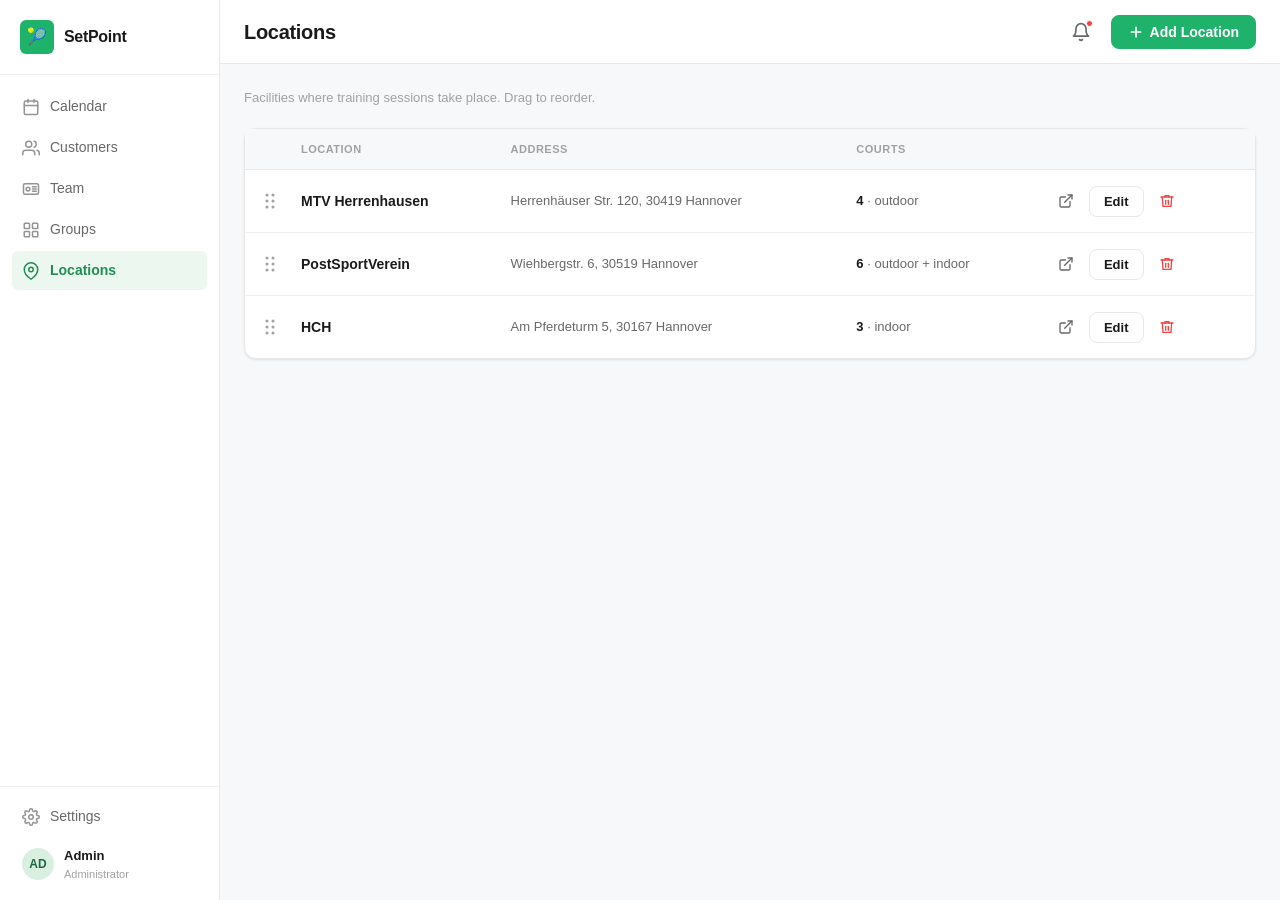
<file: admin/web/locations.html>
<!DOCTYPE html>
<html lang="en">
<head>
  <meta charset="UTF-8">
  <meta name="viewport" content="width=device-width, initial-scale=1.0">
  <title>Locations — SetPoint Admin</title>
  <link rel="stylesheet" href="styles.css">
</head>
<body>
<div class="app">

  <!-- ======= SIDEBAR ======= -->
  <aside class="sidebar">
    <div class="sidebar-logo">
      <div class="logo-icon">🎾</div>
      <span class="logo-text">SetPoint</span>
    </div>
    <nav class="sidebar-nav">
      <a href="index.html" class="nav-item">
        <svg viewBox="0 0 24 24" fill="none" stroke="currentColor" stroke-width="2" stroke-linecap="round" stroke-linejoin="round"><rect x="3" y="4" width="18" height="18" rx="2"/><line x1="16" y1="2" x2="16" y2="6"/><line x1="8" y1="2" x2="8" y2="6"/><line x1="3" y1="10" x2="21" y2="10"/></svg>
        Calendar
      </a>
      <a href="customers.html" class="nav-item">
        <svg viewBox="0 0 24 24" fill="none" stroke="currentColor" stroke-width="2" stroke-linecap="round" stroke-linejoin="round"><path d="M17 21v-2a4 4 0 0 0-4-4H5a4 4 0 0 0-4 4v2"/><circle cx="9" cy="7" r="4"/><path d="M23 21v-2a4 4 0 0 0-3-3.87"/><path d="M16 3.13a4 4 0 0 1 0 7.75"/></svg>
        Customers
      </a>
      <a href="team.html" class="nav-item">
        <svg viewBox="0 0 24 24" fill="none" stroke="currentColor" stroke-width="2" stroke-linecap="round" stroke-linejoin="round"><rect x="2" y="5" width="20" height="14" rx="2"/><circle cx="8" cy="12" r="2.5"/><path d="M14 9h5M14 12h5M14 15h5"/></svg>
        Team
      </a>
      <a href="groups.html" class="nav-item">
        <svg viewBox="0 0 24 24" fill="none" stroke="currentColor" stroke-width="2" stroke-linecap="round" stroke-linejoin="round"><rect x="3" y="3" width="7" height="7" rx="1"/><rect x="14" y="3" width="7" height="7" rx="1"/><rect x="14" y="14" width="7" height="7" rx="1"/><rect x="3" y="14" width="7" height="7" rx="1"/></svg>
        Groups
      </a>
      <a href="locations.html" class="nav-item active">
        <svg viewBox="0 0 24 24" fill="none" stroke="currentColor" stroke-width="2" stroke-linecap="round" stroke-linejoin="round"><path d="M21 10c0 7-9 13-9 13s-9-6-9-13a9 9 0 0 1 18 0z"/><circle cx="12" cy="10" r="3"/></svg>
        Locations
      </a>
    </nav>
    <div class="sidebar-bottom">
      <a href="#" class="nav-item">
        <svg viewBox="0 0 24 24" fill="none" stroke="currentColor" stroke-width="2" stroke-linecap="round" stroke-linejoin="round"><circle cx="12" cy="12" r="3"/><path d="M19.4 15a1.65 1.65 0 0 0 .33 1.82l.06.06a2 2 0 0 1-2.83 2.83l-.06-.06a1.65 1.65 0 0 0-1.82-.33 1.65 1.65 0 0 0-1 1.51V21a2 2 0 0 1-4 0v-.09A1.65 1.65 0 0 0 9 19.4a1.65 1.65 0 0 0-1.82.33l-.06.06a2 2 0 0 1-2.83-2.83l.06-.06A1.65 1.65 0 0 0 4.68 15a1.65 1.65 0 0 0-1.51-1H3a2 2 0 0 1 0-4h.09A1.65 1.65 0 0 0 4.6 9a1.65 1.65 0 0 0-.33-1.82l-.06-.06a2 2 0 0 1 2.83-2.83l.06.06A1.65 1.65 0 0 0 9 4.68a1.65 1.65 0 0 0 1-1.51V3a2 2 0 0 1 4 0v.09a1.65 1.65 0 0 0 1 1.51 1.65 1.65 0 0 0 1.82-.33l.06-.06a2 2 0 0 1 2.83 2.83l-.06.06A1.65 1.65 0 0 0 19.4 9a1.65 1.65 0 0 0 1.51 1H21a2 2 0 0 1 0 4h-.09a1.65 1.65 0 0 0-1.51 1z"/></svg>
        Settings
      </a>
      <div class="sidebar-user">
        <div class="user-avatar">AD</div>
        <div class="user-info">
          <div class="user-name">Admin</div>
          <div class="user-role">Administrator</div>
        </div>
      </div>
    </div>
  </aside>

  <!-- ======= MAIN ======= -->
  <div class="main">
    <header class="topbar">
      <span class="topbar-title">Locations</span>
      <div style="flex:1;"></div>
      <button class="icon-btn">
        <svg width="20" height="20" viewBox="0 0 24 24" fill="none" stroke="currentColor" stroke-width="2" stroke-linecap="round" stroke-linejoin="round"><path d="M18 8A6 6 0 0 0 6 8c0 7-3 9-3 9h18s-3-2-3-9"/><path d="M13.73 21a2 2 0 0 1-3.46 0"/></svg>
        <span class="badge-dot"></span>
      </button>
      <button class="btn btn-primary" onclick="openLocModal()">
        <svg viewBox="0 0 24 24" fill="none" stroke="currentColor" stroke-width="2.5" stroke-linecap="round" stroke-linejoin="round"><line x1="12" y1="5" x2="12" y2="19"/><line x1="5" y1="12" x2="19" y2="12"/></svg>
        Add Location
      </button>
    </header>

    <div class="page-content">

      <div style="font-size:13px; color:var(--text-muted);">Facilities where training sessions take place. Drag to reorder.</div>

      <!-- Table -->
      <div class="card">
        <div class="table-wrap">
          <table>
            <thead>
              <tr>
                <th style="width:40px; padding:12px 8px 12px 18px;"></th>
                <th>Location</th>
                <th>Address</th>
                <th>Courts</th>
                <th></th>
              </tr>
            </thead>
            <tbody id="locationsList">

              <tr class="drag-row" data-id="1">
                <td style="padding:14px 8px 14px 18px;">
                  <div class="drag-handle" title="Drag to reorder">
                    <svg width="10" height="16" viewBox="0 0 10 16" fill="currentColor"><circle cx="2" cy="2" r="1.5"/><circle cx="8" cy="2" r="1.5"/><circle cx="2" cy="8" r="1.5"/><circle cx="8" cy="8" r="1.5"/><circle cx="2" cy="14" r="1.5"/><circle cx="8" cy="14" r="1.5"/></svg>
                  </div>
                </td>
                <td><div class="cell-name">MTV Herrenhausen</div></td>
                <td style="color:var(--text-sec); font-size:13px;">Herrenhäuser Str. 120, 30419 Hannover</td>
                <td style="color:var(--text-sec); font-size:13px; white-space:nowrap;"><strong style="color:var(--text);">4</strong> · outdoor</td>
                <td>
                  <div class="list-item-actions">
                    <a href="https://maps.google.com" target="_blank" class="btn btn-ghost" style="padding:8px 10px; color:var(--text-sec);" title="Open map">
                      <svg viewBox="0 0 24 24" fill="none" stroke="currentColor" stroke-width="2" stroke-linecap="round" stroke-linejoin="round" width="15" height="15"><path d="M18 13v6a2 2 0 0 1-2 2H5a2 2 0 0 1-2-2V8a2 2 0 0 1 2-2h6"/><polyline points="15 3 21 3 21 9"/><line x1="10" y1="14" x2="21" y2="3"/></svg>
                    </a>
                    <button class="btn btn-secondary" style="font-size:13px; padding:7px 14px;" onclick="openLocModal({id:1, name:'MTV Herrenhausen', address:'Herrenhäuser Str. 120, 30419 Hannover', courts:4, desc:'Outdoor facility with well-maintained clay courts.', link:'https://maps.google.com'})">Edit</button>
                    <button class="btn btn-ghost" style="color:var(--error-500); padding:8px 10px;" onclick="confirmDelete('MTV Herrenhausen')">
                      <svg viewBox="0 0 24 24" fill="none" stroke="currentColor" stroke-width="2" stroke-linecap="round" stroke-linejoin="round" width="15" height="15"><polyline points="3 6 5 6 21 6"/><path d="M19 6l-1 14H6L5 6"/><path d="M10 11v6"/><path d="M14 11v6"/><path d="M9 6V4h6v2"/></svg>
                    </button>
                  </div>
                </td>
              </tr>

              <tr class="drag-row" data-id="2">
                <td style="padding:14px 8px 14px 18px;">
                  <div class="drag-handle" title="Drag to reorder">
                    <svg width="10" height="16" viewBox="0 0 10 16" fill="currentColor"><circle cx="2" cy="2" r="1.5"/><circle cx="8" cy="2" r="1.5"/><circle cx="2" cy="8" r="1.5"/><circle cx="8" cy="8" r="1.5"/><circle cx="2" cy="14" r="1.5"/><circle cx="8" cy="14" r="1.5"/></svg>
                  </div>
                </td>
                <td><div class="cell-name">PostSportVerein</div></td>
                <td style="color:var(--text-sec); font-size:13px;">Wiehbergstr. 6, 30519 Hannover</td>
                <td style="color:var(--text-sec); font-size:13px; white-space:nowrap;"><strong style="color:var(--text);">6</strong> · outdoor + indoor</td>
                <td>
                  <div class="list-item-actions">
                    <a href="https://maps.google.com" target="_blank" class="btn btn-ghost" style="padding:8px 10px; color:var(--text-sec);" title="Open map">
                      <svg viewBox="0 0 24 24" fill="none" stroke="currentColor" stroke-width="2" stroke-linecap="round" stroke-linejoin="round" width="15" height="15"><path d="M18 13v6a2 2 0 0 1-2 2H5a2 2 0 0 1-2-2V8a2 2 0 0 1 2-2h6"/><polyline points="15 3 21 3 21 9"/><line x1="10" y1="14" x2="21" y2="3"/></svg>
                    </a>
                    <button class="btn btn-secondary" style="font-size:13px; padding:7px 14px;" onclick="openLocModal({id:2, name:'PostSportVerein', address:'Wiehbergstr. 6, 30519 Hannover', courts:6, desc:'Large sports facility with outdoor and indoor courts.', link:'https://maps.google.com'})">Edit</button>
                    <button class="btn btn-ghost" style="color:var(--error-500); padding:8px 10px;" onclick="confirmDelete('PostSportVerein')">
                      <svg viewBox="0 0 24 24" fill="none" stroke="currentColor" stroke-width="2" stroke-linecap="round" stroke-linejoin="round" width="15" height="15"><polyline points="3 6 5 6 21 6"/><path d="M19 6l-1 14H6L5 6"/><path d="M10 11v6"/><path d="M14 11v6"/><path d="M9 6V4h6v2"/></svg>
                    </button>
                  </div>
                </td>
              </tr>

              <tr class="drag-row" data-id="3">
                <td style="padding:14px 8px 14px 18px;">
                  <div class="drag-handle" title="Drag to reorder">
                    <svg width="10" height="16" viewBox="0 0 10 16" fill="currentColor"><circle cx="2" cy="2" r="1.5"/><circle cx="8" cy="2" r="1.5"/><circle cx="2" cy="8" r="1.5"/><circle cx="8" cy="8" r="1.5"/><circle cx="2" cy="14" r="1.5"/><circle cx="8" cy="14" r="1.5"/></svg>
                  </div>
                </td>
                <td><div class="cell-name">HCH</div></td>
                <td style="color:var(--text-sec); font-size:13px;">Am Pferdeturm 5, 30167 Hannover</td>
                <td style="color:var(--text-sec); font-size:13px; white-space:nowrap;"><strong style="color:var(--text);">3</strong> · indoor</td>
                <td>
                  <div class="list-item-actions">
                    <a href="https://maps.google.com" target="_blank" class="btn btn-ghost" style="padding:8px 10px; color:var(--text-sec);" title="Open map">
                      <svg viewBox="0 0 24 24" fill="none" stroke="currentColor" stroke-width="2" stroke-linecap="round" stroke-linejoin="round" width="15" height="15"><path d="M18 13v6a2 2 0 0 1-2 2H5a2 2 0 0 1-2-2V8a2 2 0 0 1 2-2h6"/><polyline points="15 3 21 3 21 9"/><line x1="10" y1="14" x2="21" y2="3"/></svg>
                    </a>
                    <button class="btn btn-secondary" style="font-size:13px; padding:7px 14px;" onclick="openLocModal({id:3, name:'HCH', address:'Am Pferdeturm 5, 30167 Hannover', courts:3, desc:'Compact indoor facility for winter and tournament-prep sessions.', link:'https://maps.google.com'})">Edit</button>
                    <button class="btn btn-ghost" style="color:var(--error-500); padding:8px 10px;" onclick="confirmDelete('HCH')">
                      <svg viewBox="0 0 24 24" fill="none" stroke="currentColor" stroke-width="2" stroke-linecap="round" stroke-linejoin="round" width="15" height="15"><polyline points="3 6 5 6 21 6"/><path d="M19 6l-1 14H6L5 6"/><path d="M10 11v6"/><path d="M14 11v6"/><path d="M9 6V4h6v2"/></svg>
                    </button>
                  </div>
                </td>
              </tr>

            </tbody>
          </table>
        </div>
      </div>

    </div>
  </div>
</div>

<!-- ======= LOCATION MODAL ======= -->
<div class="modal-overlay" id="locModal" onclick="if(event.target===this)closeLocModal()">
  <div class="modal">
    <div class="modal-header">
      <span class="modal-title" id="locModalTitle">Add Location</span>
      <button class="modal-close" onclick="closeLocModal()">
        <svg width="18" height="18" viewBox="0 0 24 24" fill="none" stroke="currentColor" stroke-width="2" stroke-linecap="round" stroke-linejoin="round"><line x1="18" y1="6" x2="6" y2="18"/><line x1="6" y1="6" x2="18" y2="18"/></svg>
      </button>
    </div>
    <div class="modal-body">
      <div class="form-group">
        <label class="form-label">Club / Facility Name</label>
        <input type="text" class="form-control" id="lName" placeholder="e.g. MTV Herrenhausen">
      </div>
      <div class="form-group">
        <label class="form-label">Address</label>
        <input type="text" class="form-control" id="lAddress" placeholder="Street, Postcode, City">
      </div>
      <div class="form-group">
        <label class="form-label">Number of Courts</label>
        <input type="number" class="form-control" id="lCourts" placeholder="e.g. 4" min="1">
      </div>
      <div class="form-group">
        <label class="form-label">Description <span style="font-weight:400;text-transform:none;letter-spacing:0;color:var(--neutral-300);">(optional)</span></label>
        <textarea class="form-control" id="lDesc" placeholder="Notes about this facility…"></textarea>
      </div>
      <div class="form-group">
        <label class="form-label">Map Link <span style="font-weight:400;text-transform:none;letter-spacing:0;color:var(--neutral-300);">(optional)</span></label>
        <input type="url" class="form-control" id="lLink" placeholder="https://maps.google.com/…">
      </div>
    </div>
    <div class="modal-footer">
      <button class="btn btn-secondary" onclick="closeLocModal()">Cancel</button>
      <button class="btn btn-primary" onclick="closeLocModal()">Save Location</button>
    </div>
  </div>
</div>

<!-- ======= DELETE CONFIRM ======= -->
<div class="modal-overlay" id="deleteModal" onclick="if(event.target===this)closeDeleteModal()">
  <div class="modal" style="width:360px;">
    <div class="modal-header">
      <span class="modal-title">Delete "<span id="deleteItemName"></span>"?</span>
      <button class="modal-close" onclick="closeDeleteModal()">
        <svg width="18" height="18" viewBox="0 0 24 24" fill="none" stroke="currentColor" stroke-width="2" stroke-linecap="round" stroke-linejoin="round"><line x1="18" y1="6" x2="6" y2="18"/><line x1="6" y1="6" x2="18" y2="18"/></svg>
      </button>
    </div>
    <div class="modal-body">
      <p style="font-size:14px; color:var(--text-sec); line-height:1.6;">This location will be permanently removed. Trainings linked to it will lose their location reference.</p>
    </div>
    <div class="modal-footer">
      <button class="btn btn-secondary" onclick="closeDeleteModal()">Cancel</button>
      <button class="btn btn-primary" style="background:var(--error-500);border-color:var(--error-500);" onclick="closeDeleteModal()">Delete</button>
    </div>
  </div>
</div>

<script>
/* ---- Modals ---- */
function openLocModal(data) {
  document.getElementById('locModalTitle').textContent = data ? 'Edit Location' : 'Add Location';
  document.getElementById('lName').value    = data?.name    || '';
  document.getElementById('lAddress').value = data?.address || '';
  document.getElementById('lCourts').value  = data?.courts  || '';
  document.getElementById('lDesc').value    = data?.desc    || '';
  document.getElementById('lLink').value    = data?.link    || '';
  document.getElementById('locModal').classList.add('open');
  document.body.style.overflow = 'hidden';
}
function closeLocModal() {
  document.getElementById('locModal').classList.remove('open');
  document.body.style.overflow = '';
}
function confirmDelete(name) {
  document.getElementById('deleteItemName').textContent = name;
  document.getElementById('deleteModal').classList.add('open');
  document.body.style.overflow = 'hidden';
}
function closeDeleteModal() {
  document.getElementById('deleteModal').classList.remove('open');
  document.body.style.overflow = '';
}
document.addEventListener('keydown', e => {
  if (e.key === 'Escape') { closeLocModal(); closeDeleteModal(); }
});

/* ---- Drag-and-drop ---- */
const list = document.getElementById('locationsList');
let dragSrc = null;

function initDnD() {
  list.querySelectorAll('.drag-row').forEach(item => {
    const handle = item.querySelector('.drag-handle');

    handle.addEventListener('mousedown', () => item.setAttribute('draggable', 'true'));
    item.addEventListener('dragend', () => item.removeAttribute('draggable'));

    item.addEventListener('dragstart', e => {
      dragSrc = item;
      e.dataTransfer.effectAllowed = 'move';
      setTimeout(() => item.classList.add('is-dragging'), 0);
    });

    item.addEventListener('dragend', () => {
      item.classList.remove('is-dragging');
      clearIndicators();
    });

    item.addEventListener('dragover', e => {
      e.preventDefault();
      if (!dragSrc || dragSrc === item) return;
      clearIndicators();
      const mid = item.getBoundingClientRect().top + item.offsetHeight / 2;
      item.classList.add(e.clientY < mid ? 'drag-over-top' : 'drag-over-bottom');
    });

    item.addEventListener('dragleave', clearIndicators);

    item.addEventListener('drop', e => {
      e.preventDefault();
      if (!dragSrc || dragSrc === item) return;
      const mid = item.getBoundingClientRect().top + item.offsetHeight / 2;
      list.insertBefore(dragSrc, e.clientY < mid ? item : item.nextSibling);
      clearIndicators();
      dragSrc.classList.remove('item-dropped');
      void dragSrc.offsetWidth;
      dragSrc.classList.add('item-dropped');
      dragSrc.addEventListener('animationend', () => dragSrc.classList.remove('item-dropped'), { once: true });
    });
  });
}

function clearIndicators() {
  list.querySelectorAll('.drag-row').forEach(i =>
    i.classList.remove('drag-over-top', 'drag-over-bottom'));
}

initDnD();
</script>
</body>
</html>
</file>
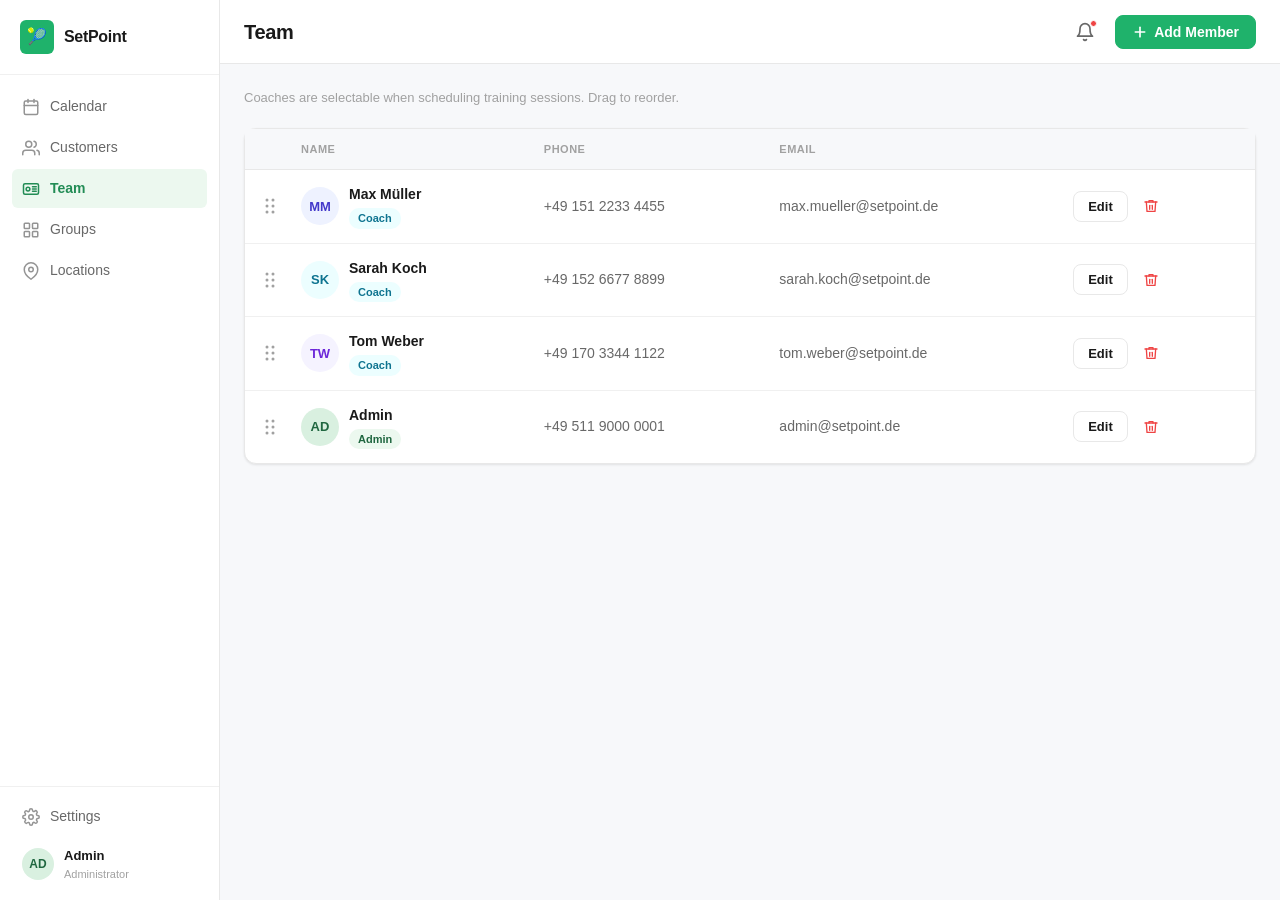
<file: admin/web/team.html>
<!DOCTYPE html>
<html lang="en">
<head>
  <meta charset="UTF-8">
  <meta name="viewport" content="width=device-width, initial-scale=1.0">
  <title>Team — SetPoint Admin</title>
  <link rel="stylesheet" href="styles.css">
</head>
<body>
<div class="app">

  <!-- ======= SIDEBAR ======= -->
  <aside class="sidebar">
    <div class="sidebar-logo">
      <div class="logo-icon">🎾</div>
      <span class="logo-text">SetPoint</span>
    </div>
    <nav class="sidebar-nav">
      <a href="index.html" class="nav-item">
        <svg viewBox="0 0 24 24" fill="none" stroke="currentColor" stroke-width="2" stroke-linecap="round" stroke-linejoin="round"><rect x="3" y="4" width="18" height="18" rx="2"/><line x1="16" y1="2" x2="16" y2="6"/><line x1="8" y1="2" x2="8" y2="6"/><line x1="3" y1="10" x2="21" y2="10"/></svg>
        Calendar
      </a>
      <a href="customers.html" class="nav-item">
        <svg viewBox="0 0 24 24" fill="none" stroke="currentColor" stroke-width="2" stroke-linecap="round" stroke-linejoin="round"><path d="M17 21v-2a4 4 0 0 0-4-4H5a4 4 0 0 0-4 4v2"/><circle cx="9" cy="7" r="4"/><path d="M23 21v-2a4 4 0 0 0-3-3.87"/><path d="M16 3.13a4 4 0 0 1 0 7.75"/></svg>
        Customers
      </a>
      <a href="team.html" class="nav-item active">
        <svg viewBox="0 0 24 24" fill="none" stroke="currentColor" stroke-width="2" stroke-linecap="round" stroke-linejoin="round"><rect x="2" y="5" width="20" height="14" rx="2"/><circle cx="8" cy="12" r="2.5"/><path d="M14 9h5M14 12h5M14 15h5"/></svg>
        Team
      </a>
      <a href="groups.html" class="nav-item">
        <svg viewBox="0 0 24 24" fill="none" stroke="currentColor" stroke-width="2" stroke-linecap="round" stroke-linejoin="round"><rect x="3" y="3" width="7" height="7" rx="1"/><rect x="14" y="3" width="7" height="7" rx="1"/><rect x="14" y="14" width="7" height="7" rx="1"/><rect x="3" y="14" width="7" height="7" rx="1"/></svg>
        Groups
      </a>
      <a href="locations.html" class="nav-item">
        <svg viewBox="0 0 24 24" fill="none" stroke="currentColor" stroke-width="2" stroke-linecap="round" stroke-linejoin="round"><path d="M21 10c0 7-9 13-9 13s-9-6-9-13a9 9 0 0 1 18 0z"/><circle cx="12" cy="10" r="3"/></svg>
        Locations
      </a>
    </nav>
    <div class="sidebar-bottom">
      <a href="#" class="nav-item">
        <svg viewBox="0 0 24 24" fill="none" stroke="currentColor" stroke-width="2" stroke-linecap="round" stroke-linejoin="round"><circle cx="12" cy="12" r="3"/><path d="M19.4 15a1.65 1.65 0 0 0 .33 1.82l.06.06a2 2 0 0 1-2.83 2.83l-.06-.06a1.65 1.65 0 0 0-1.82-.33 1.65 1.65 0 0 0-1 1.51V21a2 2 0 0 1-4 0v-.09A1.65 1.65 0 0 0 9 19.4a1.65 1.65 0 0 0-1.82.33l-.06.06a2 2 0 0 1-2.83-2.83l.06-.06A1.65 1.65 0 0 0 4.68 15a1.65 1.65 0 0 0-1.51-1H3a2 2 0 0 1 0-4h.09A1.65 1.65 0 0 0 4.6 9a1.65 1.65 0 0 0-.33-1.82l-.06-.06a2 2 0 0 1 2.83-2.83l.06.06A1.65 1.65 0 0 0 9 4.68a1.65 1.65 0 0 0 1-1.51V3a2 2 0 0 1 4 0v.09a1.65 1.65 0 0 0 1 1.51 1.65 1.65 0 0 0 1.82-.33l.06-.06a2 2 0 0 1 2.83 2.83l-.06.06A1.65 1.65 0 0 0 19.4 9a1.65 1.65 0 0 0 1.51 1H21a2 2 0 0 1 0 4h-.09a1.65 1.65 0 0 0-1.51 1z"/></svg>
        Settings
      </a>
      <div class="sidebar-user">
        <div class="user-avatar">AD</div>
        <div class="user-info">
          <div class="user-name">Admin</div>
          <div class="user-role">Administrator</div>
        </div>
      </div>
    </div>
  </aside>

  <!-- ======= MAIN ======= -->
  <div class="main">
    <header class="topbar">
      <span class="topbar-title">Team</span>
      <button class="icon-btn">
        <svg width="20" height="20" viewBox="0 0 24 24" fill="none" stroke="currentColor" stroke-width="2" stroke-linecap="round" stroke-linejoin="round"><path d="M18 8A6 6 0 0 0 6 8c0 7-3 9-3 9h18s-3-2-3-9"/><path d="M13.73 21a2 2 0 0 1-3.46 0"/></svg>
        <span class="badge-dot"></span>
      </button>
      <button class="btn btn-primary" onclick="openMemberModal()">
        <svg viewBox="0 0 24 24" fill="none" stroke="currentColor" stroke-width="2.5" stroke-linecap="round" stroke-linejoin="round"><line x1="12" y1="5" x2="12" y2="19"/><line x1="5" y1="12" x2="19" y2="12"/></svg>
        Add Member
      </button>
    </header>

    <div class="page-content">

      <div style="font-size:13px; color:var(--text-muted);">Coaches are selectable when scheduling training sessions. Drag to reorder.</div>

      <!-- Table -->
      <div class="card">
        <div class="table-wrap">
          <table>
            <thead>
              <tr>
                <th style="width:40px; padding:12px 8px 12px 18px;"></th>
                <th>Name</th>
                <th>Phone</th>
                <th>Email</th>
                <th></th>
              </tr>
            </thead>
            <tbody id="teamList">

              <!-- Max Müller -->
              <tr class="drag-row" data-id="1">
                <td style="padding:14px 8px 14px 18px;">
                  <div class="drag-handle" title="Drag to reorder">
                    <svg width="10" height="16" viewBox="0 0 10 16" fill="currentColor"><circle cx="2" cy="2" r="1.5"/><circle cx="8" cy="2" r="1.5"/><circle cx="2" cy="8" r="1.5"/><circle cx="8" cy="8" r="1.5"/><circle cx="2" cy="14" r="1.5"/><circle cx="8" cy="14" r="1.5"/></svg>
                  </div>
                </td>
                <td>
                  <div style="display:flex; align-items:center; gap:10px;">
                    <div class="member-avatar" style="background:var(--trainer-max-bg); color:var(--trainer-max-fg);">MM</div>
                    <div>
                      <div class="cell-name">Max Müller</div>
                      <span class="role-badge role-badge-coach" style="margin-top:3px; display:inline-flex;">Coach</span>
                    </div>
                  </div>
                </td>
                <td style="color:var(--text-sec);">+49 151 2233 4455</td>
                <td style="color:var(--text-sec);">max.mueller@setpoint.de</td>
                <td>
                  <div class="list-item-actions">
                    <button class="btn btn-secondary" style="font-size:13px; padding:7px 14px;" onclick="openMemberModal({id:1, firstName:'Max', lastName:'Müller', phone:'+49 151 2233 4455', email:'max.mueller@setpoint.de', role:'Coach'})">Edit</button>
                    <button class="btn btn-ghost" style="color:var(--error-500); padding:8px 10px;" onclick="confirmDelete('Max Müller')">
                      <svg viewBox="0 0 24 24" fill="none" stroke="currentColor" stroke-width="2" stroke-linecap="round" stroke-linejoin="round" width="15" height="15"><polyline points="3 6 5 6 21 6"/><path d="M19 6l-1 14H6L5 6"/><path d="M10 11v6"/><path d="M14 11v6"/><path d="M9 6V4h6v2"/></svg>
                    </button>
                  </div>
                </td>
              </tr>

              <!-- Sarah Koch -->
              <tr class="drag-row" data-id="2">
                <td style="padding:14px 8px 14px 18px;">
                  <div class="drag-handle" title="Drag to reorder">
                    <svg width="10" height="16" viewBox="0 0 10 16" fill="currentColor"><circle cx="2" cy="2" r="1.5"/><circle cx="8" cy="2" r="1.5"/><circle cx="2" cy="8" r="1.5"/><circle cx="8" cy="8" r="1.5"/><circle cx="2" cy="14" r="1.5"/><circle cx="8" cy="14" r="1.5"/></svg>
                  </div>
                </td>
                <td>
                  <div style="display:flex; align-items:center; gap:10px;">
                    <div class="member-avatar" style="background:var(--trainer-sarah-bg); color:var(--trainer-sarah-fg);">SK</div>
                    <div>
                      <div class="cell-name">Sarah Koch</div>
                      <span class="role-badge role-badge-coach" style="margin-top:3px; display:inline-flex;">Coach</span>
                    </div>
                  </div>
                </td>
                <td style="color:var(--text-sec);">+49 152 6677 8899</td>
                <td style="color:var(--text-sec);">sarah.koch@setpoint.de</td>
                <td>
                  <div class="list-item-actions">
                    <button class="btn btn-secondary" style="font-size:13px; padding:7px 14px;" onclick="openMemberModal({id:2, firstName:'Sarah', lastName:'Koch', phone:'+49 152 6677 8899', email:'sarah.koch@setpoint.de', role:'Coach'})">Edit</button>
                    <button class="btn btn-ghost" style="color:var(--error-500); padding:8px 10px;" onclick="confirmDelete('Sarah Koch')">
                      <svg viewBox="0 0 24 24" fill="none" stroke="currentColor" stroke-width="2" stroke-linecap="round" stroke-linejoin="round" width="15" height="15"><polyline points="3 6 5 6 21 6"/><path d="M19 6l-1 14H6L5 6"/><path d="M10 11v6"/><path d="M14 11v6"/><path d="M9 6V4h6v2"/></svg>
                    </button>
                  </div>
                </td>
              </tr>

              <!-- Tom Weber -->
              <tr class="drag-row" data-id="3">
                <td style="padding:14px 8px 14px 18px;">
                  <div class="drag-handle" title="Drag to reorder">
                    <svg width="10" height="16" viewBox="0 0 10 16" fill="currentColor"><circle cx="2" cy="2" r="1.5"/><circle cx="8" cy="2" r="1.5"/><circle cx="2" cy="8" r="1.5"/><circle cx="8" cy="8" r="1.5"/><circle cx="2" cy="14" r="1.5"/><circle cx="8" cy="14" r="1.5"/></svg>
                  </div>
                </td>
                <td>
                  <div style="display:flex; align-items:center; gap:10px;">
                    <div class="member-avatar" style="background:var(--trainer-tom-bg); color:var(--trainer-tom-fg);">TW</div>
                    <div>
                      <div class="cell-name">Tom Weber</div>
                      <span class="role-badge role-badge-coach" style="margin-top:3px; display:inline-flex;">Coach</span>
                    </div>
                  </div>
                </td>
                <td style="color:var(--text-sec);">+49 170 3344 1122</td>
                <td style="color:var(--text-sec);">tom.weber@setpoint.de</td>
                <td>
                  <div class="list-item-actions">
                    <button class="btn btn-secondary" style="font-size:13px; padding:7px 14px;" onclick="openMemberModal({id:3, firstName:'Tom', lastName:'Weber', phone:'+49 170 3344 1122', email:'tom.weber@setpoint.de', role:'Coach'})">Edit</button>
                    <button class="btn btn-ghost" style="color:var(--error-500); padding:8px 10px;" onclick="confirmDelete('Tom Weber')">
                      <svg viewBox="0 0 24 24" fill="none" stroke="currentColor" stroke-width="2" stroke-linecap="round" stroke-linejoin="round" width="15" height="15"><polyline points="3 6 5 6 21 6"/><path d="M19 6l-1 14H6L5 6"/><path d="M10 11v6"/><path d="M14 11v6"/><path d="M9 6V4h6v2"/></svg>
                    </button>
                  </div>
                </td>
              </tr>

              <!-- Admin User -->
              <tr class="drag-row" data-id="4">
                <td style="padding:14px 8px 14px 18px;">
                  <div class="drag-handle" title="Drag to reorder">
                    <svg width="10" height="16" viewBox="0 0 10 16" fill="currentColor"><circle cx="2" cy="2" r="1.5"/><circle cx="8" cy="2" r="1.5"/><circle cx="2" cy="8" r="1.5"/><circle cx="8" cy="8" r="1.5"/><circle cx="2" cy="14" r="1.5"/><circle cx="8" cy="14" r="1.5"/></svg>
                  </div>
                </td>
                <td>
                  <div style="display:flex; align-items:center; gap:10px;">
                    <div class="member-avatar" style="background:var(--primary-100); color:var(--primary-700);">AD</div>
                    <div>
                      <div class="cell-name">Admin</div>
                      <span class="role-badge role-badge-admin" style="margin-top:3px; display:inline-flex;">Admin</span>
                    </div>
                  </div>
                </td>
                <td style="color:var(--text-sec);">+49 511 9000 0001</td>
                <td style="color:var(--text-sec);">admin@setpoint.de</td>
                <td>
                  <div class="list-item-actions">
                    <button class="btn btn-secondary" style="font-size:13px; padding:7px 14px;" onclick="openMemberModal({id:4, firstName:'Admin', lastName:'', phone:'+49 511 9000 0001', email:'admin@setpoint.de', role:'Admin'})">Edit</button>
                    <button class="btn btn-ghost" style="color:var(--error-500); padding:8px 10px;" onclick="confirmDelete('Admin')">
                      <svg viewBox="0 0 24 24" fill="none" stroke="currentColor" stroke-width="2" stroke-linecap="round" stroke-linejoin="round" width="15" height="15"><polyline points="3 6 5 6 21 6"/><path d="M19 6l-1 14H6L5 6"/><path d="M10 11v6"/><path d="M14 11v6"/><path d="M9 6V4h6v2"/></svg>
                    </button>
                  </div>
                </td>
              </tr>

            </tbody>
          </table>
        </div>
      </div>

    </div>
  </div>
</div>

<!-- ======= MEMBER MODAL ======= -->
<div class="modal-overlay" id="memberModal" onclick="if(event.target===this)closeMemberModal()">
  <div class="modal">
    <div class="modal-header">
      <span class="modal-title" id="memberModalTitle">Add Member</span>
      <button class="modal-close" onclick="closeMemberModal()">
        <svg width="18" height="18" viewBox="0 0 24 24" fill="none" stroke="currentColor" stroke-width="2" stroke-linecap="round" stroke-linejoin="round"><line x1="18" y1="6" x2="6" y2="18"/><line x1="6" y1="6" x2="18" y2="18"/></svg>
      </button>
    </div>
    <div class="modal-body">
      <div class="form-row">
        <div class="form-group">
          <label class="form-label">First Name</label>
          <input type="text" class="form-control" id="mFirst" placeholder="e.g. Max">
        </div>
        <div class="form-group">
          <label class="form-label">Last Name</label>
          <input type="text" class="form-control" id="mLast" placeholder="e.g. Müller">
        </div>
      </div>
      <div class="form-group">
        <label class="form-label">Phone</label>
        <input type="tel" class="form-control" id="mPhone" placeholder="+49 …">
      </div>
      <div class="form-group">
        <label class="form-label">Email</label>
        <input type="email" class="form-control" id="mEmail" placeholder="name@setpoint.de">
      </div>
      <div class="form-group">
        <label class="form-label">Role</label>
        <select class="form-control" id="mRole">
          <option value="Coach">Coach</option>
          <option value="Admin">Admin</option>
        </select>
      </div>
    </div>
    <div class="modal-footer">
      <button class="btn btn-secondary" onclick="closeMemberModal()">Cancel</button>
      <button class="btn btn-primary" onclick="closeMemberModal()">Save Member</button>
    </div>
  </div>
</div>

<!-- ======= DELETE CONFIRM ======= -->
<div class="modal-overlay" id="deleteModal" onclick="if(event.target===this)closeDeleteModal()">
  <div class="modal" style="width:360px;">
    <div class="modal-header">
      <span class="modal-title">Remove "<span id="deleteItemName"></span>"?</span>
      <button class="modal-close" onclick="closeDeleteModal()">
        <svg width="18" height="18" viewBox="0 0 24 24" fill="none" stroke="currentColor" stroke-width="2" stroke-linecap="round" stroke-linejoin="round"><line x1="18" y1="6" x2="6" y2="18"/><line x1="6" y1="6" x2="18" y2="18"/></svg>
      </button>
    </div>
    <div class="modal-body">
      <p style="font-size:14px; color:var(--text-sec); line-height:1.6;">This team member will be permanently removed from the system.</p>
    </div>
    <div class="modal-footer">
      <button class="btn btn-secondary" onclick="closeDeleteModal()">Cancel</button>
      <button class="btn btn-primary" style="background:var(--error-500);border-color:var(--error-500);" onclick="closeDeleteModal()">Remove</button>
    </div>
  </div>
</div>

<script>
/* ---- Modals ---- */
function openMemberModal(data) {
  document.getElementById('memberModalTitle').textContent = data ? 'Edit Member' : 'Add Member';
  document.getElementById('mFirst').value  = data?.firstName || '';
  document.getElementById('mLast').value   = data?.lastName  || '';
  document.getElementById('mPhone').value  = data?.phone     || '';
  document.getElementById('mEmail').value  = data?.email     || '';
  const roleEl = document.getElementById('mRole');
  roleEl.value = data?.role || 'Coach';
  document.getElementById('memberModal').classList.add('open');
  document.body.style.overflow = 'hidden';
}
function closeMemberModal() {
  document.getElementById('memberModal').classList.remove('open');
  document.body.style.overflow = '';
}
function confirmDelete(name) {
  document.getElementById('deleteItemName').textContent = name;
  document.getElementById('deleteModal').classList.add('open');
  document.body.style.overflow = 'hidden';
}
function closeDeleteModal() {
  document.getElementById('deleteModal').classList.remove('open');
  document.body.style.overflow = '';
}
document.addEventListener('keydown', e => {
  if (e.key === 'Escape') { closeMemberModal(); closeDeleteModal(); }
});

/* ---- Drag-and-drop ---- */
const list = document.getElementById('teamList');
let dragSrc = null;

function initDnD() {
  list.querySelectorAll('.drag-row').forEach(item => {
    const handle = item.querySelector('.drag-handle');

    handle.addEventListener('mousedown', () => item.setAttribute('draggable', 'true'));
    item.addEventListener('dragend', () => item.removeAttribute('draggable'));

    item.addEventListener('dragstart', e => {
      dragSrc = item;
      e.dataTransfer.effectAllowed = 'move';
      setTimeout(() => item.classList.add('is-dragging'), 0);
    });

    item.addEventListener('dragend', () => {
      item.classList.remove('is-dragging');
      clearIndicators();
    });

    item.addEventListener('dragover', e => {
      e.preventDefault();
      if (!dragSrc || dragSrc === item) return;
      clearIndicators();
      const mid = item.getBoundingClientRect().top + item.offsetHeight / 2;
      item.classList.add(e.clientY < mid ? 'drag-over-top' : 'drag-over-bottom');
    });

    item.addEventListener('dragleave', clearIndicators);

    item.addEventListener('drop', e => {
      e.preventDefault();
      if (!dragSrc || dragSrc === item) return;
      const mid = item.getBoundingClientRect().top + item.offsetHeight / 2;
      list.insertBefore(dragSrc, e.clientY < mid ? item : item.nextSibling);
      clearIndicators();
      dragSrc.classList.remove('item-dropped');
      void dragSrc.offsetWidth;
      dragSrc.classList.add('item-dropped');
      dragSrc.addEventListener('animationend', () => dragSrc.classList.remove('item-dropped'), { once: true });
    });
  });
}

function clearIndicators() {
  list.querySelectorAll('.drag-row').forEach(i =>
    i.classList.remove('drag-over-top', 'drag-over-bottom'));
}

initDnD();
</script>
</body>
</html>
</file>
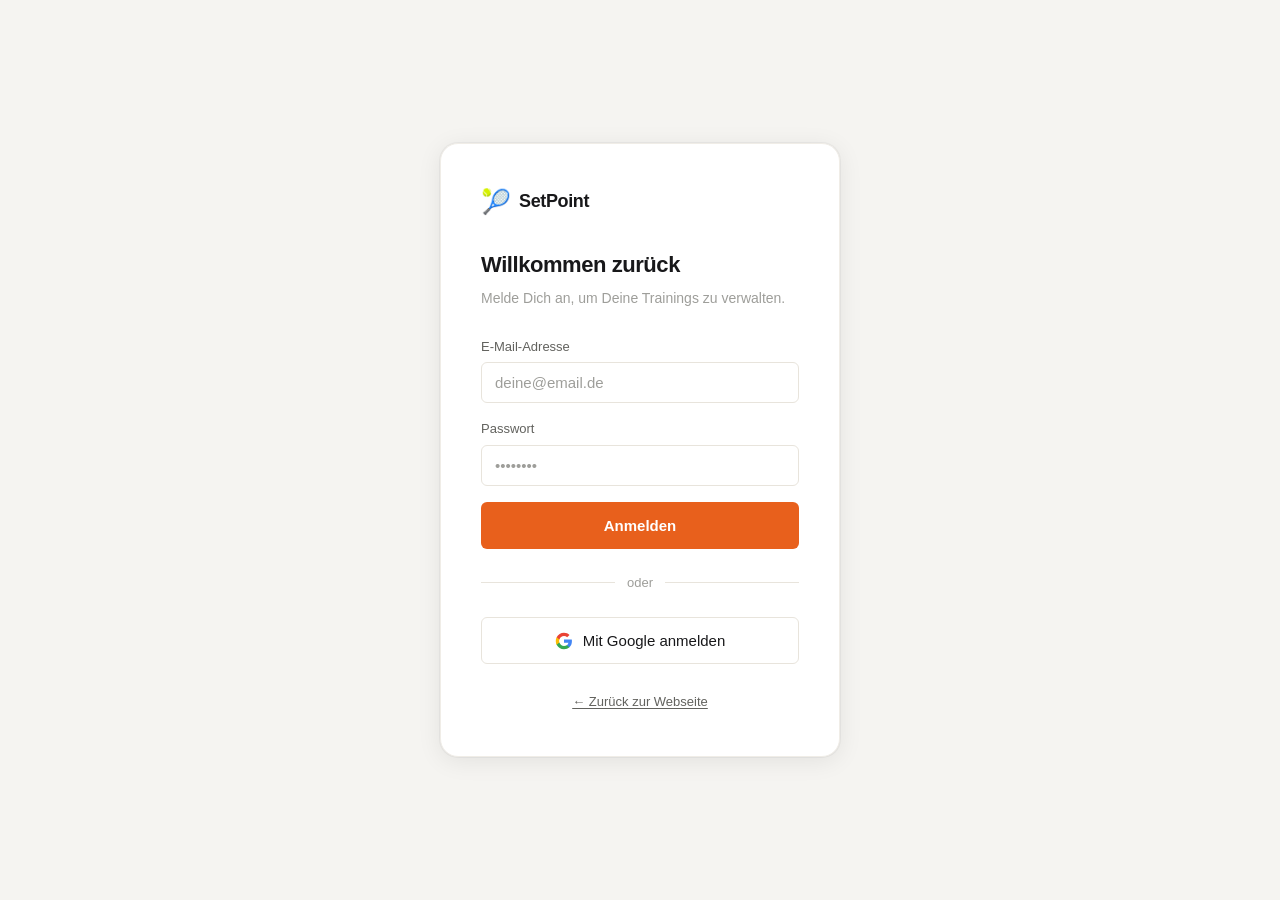
<file: cleint/private-web/login.html>
<!DOCTYPE html>
<html lang="de">
<head>
  <meta charset="UTF-8">
  <meta name="viewport" content="width=device-width, initial-scale=1.0">
  <title>Anmelden — SetPoint</title>
  <link rel="stylesheet" href="styles.css">
</head>
<body class="login-page">

  <div class="login-card">

    <div class="login-logo">
      <span class="login-logo-mark">🎾</span>
      <span class="login-logo-name">SetPoint</span>
    </div>

    <h1 class="login-title">Willkommen zurück</h1>
    <p class="login-sub">Melde Dich an, um Deine Trainings zu verwalten.</p>

    <form class="login-form" onsubmit="handleLogin(event)">
      <div class="field-group">
        <label class="field-label" for="email">E-Mail-Adresse</label>
        <input class="field-input" type="email" id="email" placeholder="deine@email.de" required autocomplete="email">
      </div>
      <div class="field-group">
        <label class="field-label" for="password">Passwort</label>
        <input class="field-input" type="password" id="password" placeholder="••••••••" required autocomplete="current-password">
      </div>
      <button class="btn-primary" type="submit">Anmelden</button>
    </form>

    <div class="login-divider"><span>oder</span></div>

    <button class="btn-google" onclick="location.href='index.html'">
      <svg width="18" height="18" viewBox="0 0 24 24" aria-hidden="true">
        <path fill="#4285F4" d="M22.56 12.25c0-.78-.07-1.53-.2-2.25H12v4.26h5.92c-.26 1.37-1.04 2.53-2.21 3.31v2.77h3.57c2.08-1.92 3.28-4.74 3.28-8.09z"/>
        <path fill="#34A853" d="M12 23c2.97 0 5.46-.98 7.28-2.66l-3.57-2.77c-.98.66-2.23 1.06-3.71 1.06-2.86 0-5.29-1.93-6.16-4.53H2.18v2.84C3.99 20.53 7.7 23 12 23z"/>
        <path fill="#FBBC05" d="M5.84 14.09c-.22-.66-.35-1.36-.35-2.09s.13-1.43.35-2.09V7.07H2.18C1.43 8.55 1 10.22 1 12s.43 3.45 1.18 4.93l2.85-2.22.81-.62z"/>
        <path fill="#EA4335" d="M12 5.38c1.62 0 3.06.56 4.21 1.64l3.15-3.15C17.45 2.09 14.97 1 12 1 7.7 1 3.99 3.47 2.18 7.07l3.66 2.84c.87-2.6 3.3-4.53 6.16-4.53z"/>
      </svg>
      Mit Google anmelden
    </button>

    <p class="login-footer">
      <a href="../web/index.html">← Zurück zur Webseite</a>
    </p>

  </div>

  <script>
    function handleLogin(e) {
      e.preventDefault();
      location.href = 'index.html';
    }
  </script>

</body>
</html>
</file>
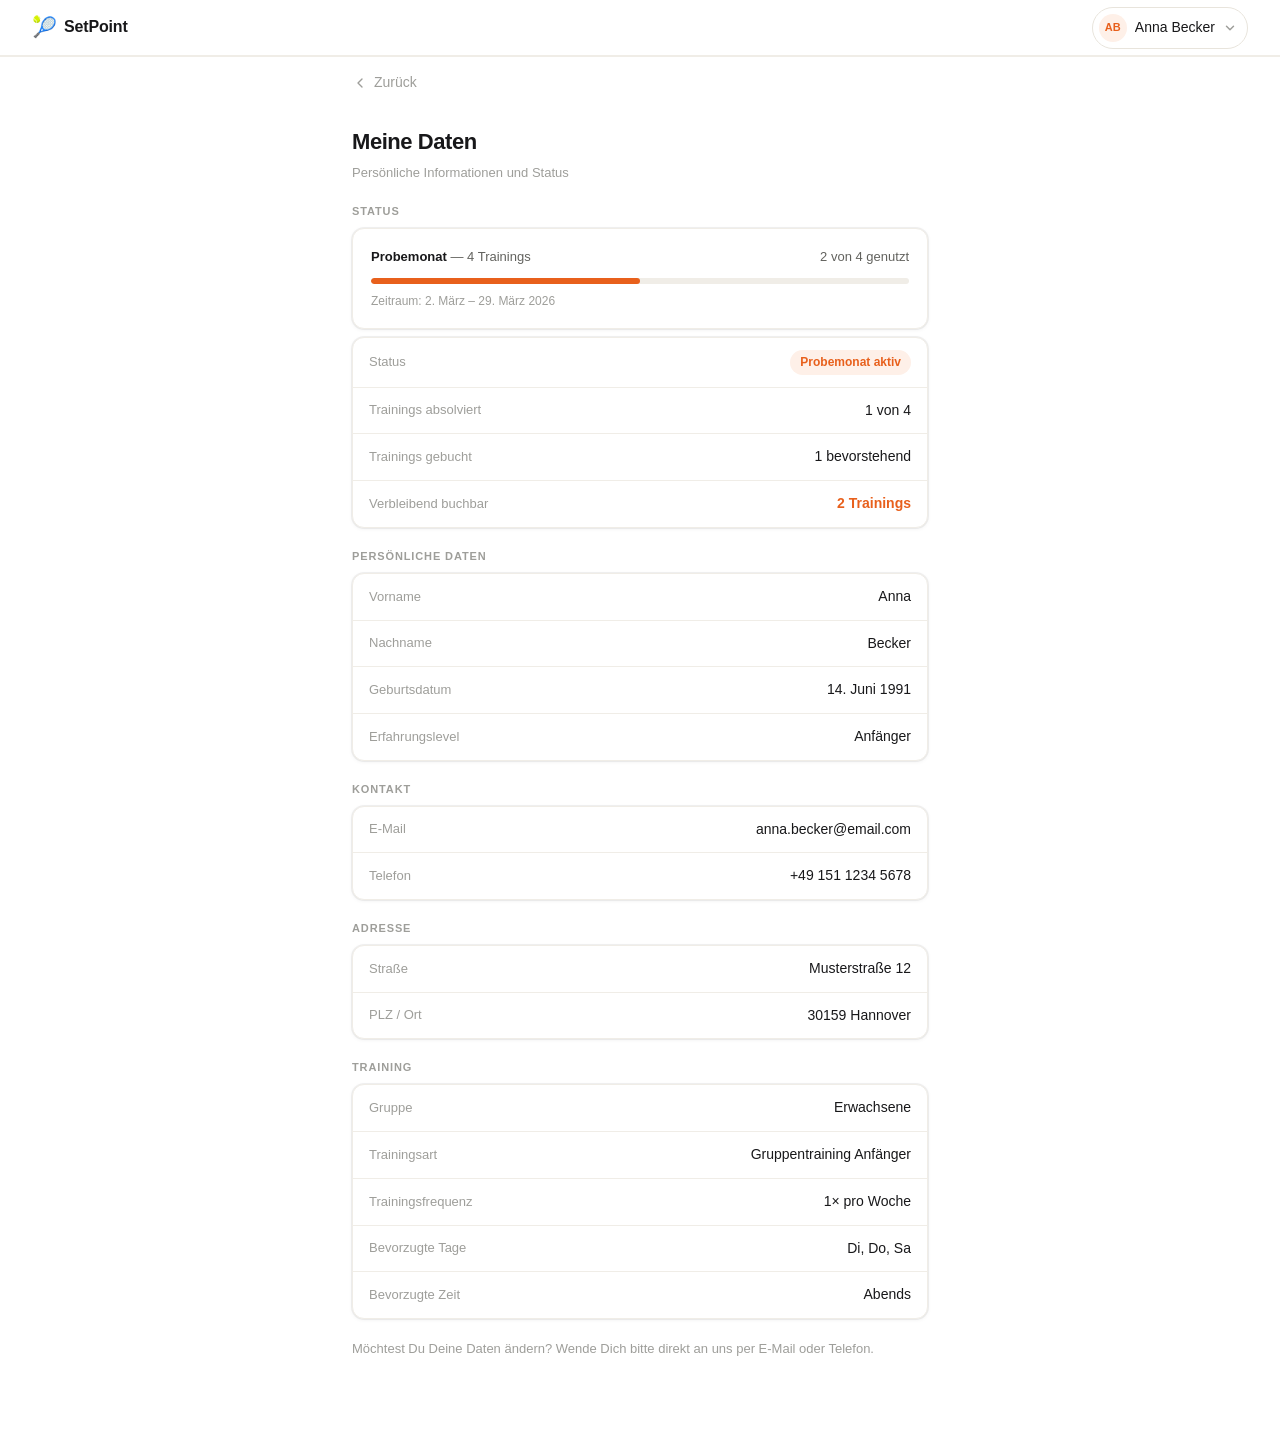
<file: cleint/private-web/my-info.html>
<!DOCTYPE html>
<html lang="de">
<head>
  <meta charset="UTF-8">
  <meta name="viewport" content="width=device-width, initial-scale=1.0">
  <title>Meine Daten — SetPoint</title>
  <link rel="stylesheet" href="styles.css">
</head>
<body>

<!-- ======= TOPBAR ======= -->
<header class="topbar">
  <a href="index.html" class="topbar-logo">
    <span class="topbar-logo-mark">🎾</span>
    <span class="topbar-logo-text">SetPoint</span>
  </a>
  <div class="account-wrap">
    <button class="account-btn" onclick="toggleAccount()" aria-label="Account-Menü" aria-expanded="false" id="accountBtn">
      <div class="avatar">AB</div>
      <span class="account-btn-name">Anna Becker</span>
      <svg class="account-chevron" width="14" height="14" viewBox="0 0 24 24" fill="none" stroke="currentColor" stroke-width="2.5" stroke-linecap="round" stroke-linejoin="round" aria-hidden="true"><polyline points="6 9 12 15 18 9"/></svg>
    </button>
    <div class="account-menu" id="accountMenu">
      <div class="account-menu-header">
        <strong>Anna Becker</strong>
        <span>anna.becker@email.com</span>
      </div>
      <a href="my-info.html" class="account-menu-item active">
        <svg width="15" height="15" viewBox="0 0 24 24" fill="none" stroke="currentColor" stroke-width="2" stroke-linecap="round" stroke-linejoin="round"><circle cx="12" cy="8" r="4"/><path d="M4 20c0-4 3.6-7 8-7s8 3 8 7"/></svg>
        Meine Daten
      </a>
      <a href="my-trainings.html" class="account-menu-item">
        <svg width="15" height="15" viewBox="0 0 24 24" fill="none" stroke="currentColor" stroke-width="2" stroke-linecap="round" stroke-linejoin="round"><rect x="3" y="4" width="18" height="18" rx="2"/><line x1="16" y1="2" x2="16" y2="6"/><line x1="8" y1="2" x2="8" y2="6"/><line x1="3" y1="10" x2="21" y2="10"/></svg>
        Meine Trainings
      </a>
      <div class="account-menu-divider"></div>
      <a href="login.html" class="account-menu-item account-menu-logout">
        <svg width="15" height="15" viewBox="0 0 24 24" fill="none" stroke="currentColor" stroke-width="2" stroke-linecap="round" stroke-linejoin="round"><path d="M9 21H5a2 2 0 0 1-2-2V5a2 2 0 0 1 2-2h4"/><polyline points="16 17 21 12 16 7"/><line x1="21" y1="12" x2="9" y2="12"/></svg>
        Abmelden
      </a>
    </div>
  </div>
</header>

<!-- ======= MAIN CONTENT ======= -->
<div class="page-wrap">
  <div class="content">

    <a href="index.html" class="back-row">
      <svg width="16" height="16" viewBox="0 0 24 24" fill="none" stroke="currentColor" stroke-width="2" stroke-linecap="round" stroke-linejoin="round"><polyline points="15 18 9 12 15 6"/></svg>
      Zurück
    </a>

    <div class="page-header">
      <h1 class="page-title">Meine Daten</h1>
      <p class="page-sub">Persönliche Informationen und Status</p>
    </div>

    <!-- Status -->
    <div class="info-section">
      <div class="info-section-title">Status</div>
      <div class="trial-progress-wrap">
        <div class="trial-progress-label">
          <span><strong>Probemonat</strong> — 4 Trainings</span>
          <span>2 von 4 genutzt</span>
        </div>
        <div class="trial-progress-bar">
          <div class="trial-progress-fill" style="width: 50%;"></div>
        </div>
        <div class="trial-progress-sub">Zeitraum: 2. März – 29. März 2026</div>
      </div>
      <div class="info-card" style="margin-top:8px;">
        <div class="info-row">
          <span class="info-row-label">Status</span>
          <span class="info-row-value">
            <span class="status-pill status-trial">Probemonat aktiv</span>
          </span>
        </div>
        <div class="info-row">
          <span class="info-row-label">Trainings absolviert</span>
          <span class="info-row-value">1 von 4</span>
        </div>
        <div class="info-row">
          <span class="info-row-label">Trainings gebucht</span>
          <span class="info-row-value">1 bevorstehend</span>
        </div>
        <div class="info-row">
          <span class="info-row-label">Verbleibend buchbar</span>
          <span class="info-row-value" style="color:var(--primary); font-weight:700;">2 Trainings</span>
        </div>
      </div>
    </div>

    <!-- Persönliche Daten -->
    <div class="info-section">
      <div class="info-section-title">Persönliche Daten</div>
      <div class="info-card">
        <div class="info-row">
          <span class="info-row-label">Vorname</span>
          <span class="info-row-value">Anna</span>
        </div>
        <div class="info-row">
          <span class="info-row-label">Nachname</span>
          <span class="info-row-value">Becker</span>
        </div>
        <div class="info-row">
          <span class="info-row-label">Geburtsdatum</span>
          <span class="info-row-value">14. Juni 1991</span>
        </div>
        <div class="info-row">
          <span class="info-row-label">Erfahrungslevel</span>
          <span class="info-row-value">Anfänger</span>
        </div>
      </div>
    </div>

    <!-- Kontakt -->
    <div class="info-section">
      <div class="info-section-title">Kontakt</div>
      <div class="info-card">
        <div class="info-row">
          <span class="info-row-label">E-Mail</span>
          <span class="info-row-value">anna.becker@email.com</span>
        </div>
        <div class="info-row">
          <span class="info-row-label">Telefon</span>
          <span class="info-row-value">+49 151 1234 5678</span>
        </div>
      </div>
    </div>

    <!-- Adresse -->
    <div class="info-section">
      <div class="info-section-title">Adresse</div>
      <div class="info-card">
        <div class="info-row">
          <span class="info-row-label">Straße</span>
          <span class="info-row-value">Musterstraße 12</span>
        </div>
        <div class="info-row">
          <span class="info-row-label">PLZ / Ort</span>
          <span class="info-row-value">30159 Hannover</span>
        </div>
      </div>
    </div>

    <!-- Trainingsgruppe -->
    <div class="info-section">
      <div class="info-section-title">Training</div>
      <div class="info-card">
        <div class="info-row">
          <span class="info-row-label">Gruppe</span>
          <span class="info-row-value">Erwachsene</span>
        </div>
        <div class="info-row">
          <span class="info-row-label">Trainingsart</span>
          <span class="info-row-value">Gruppentraining Anfänger</span>
        </div>
        <div class="info-row">
          <span class="info-row-label">Trainingsfrequenz</span>
          <span class="info-row-value">1× pro Woche</span>
        </div>
        <div class="info-row">
          <span class="info-row-label">Bevorzugte Tage</span>
          <span class="info-row-value">Di, Do, Sa</span>
        </div>
        <div class="info-row">
          <span class="info-row-label">Bevorzugte Zeit</span>
          <span class="info-row-value">Abends</span>
        </div>
      </div>
    </div>

    <p style="font-size:13px; color:var(--text-muted); margin-top:20px; padding-bottom:8px;">
      Möchtest Du Deine Daten ändern? Wende Dich bitte direkt an uns per E-Mail oder Telefon.
    </p>

  </div>
</div>

<script>
  function toggleAccount() {
    const menu = document.getElementById('accountMenu');
    const btn  = document.getElementById('accountBtn');
    const open = menu.classList.toggle('open');
    btn.setAttribute('aria-expanded', open);
  }
  document.addEventListener('click', function(e) {
    if (!e.target.closest('.account-wrap')) {
      document.getElementById('accountMenu').classList.remove('open');
      document.getElementById('accountBtn').setAttribute('aria-expanded', 'false');
    }
  });
</script>

</body>
</html>
</file>
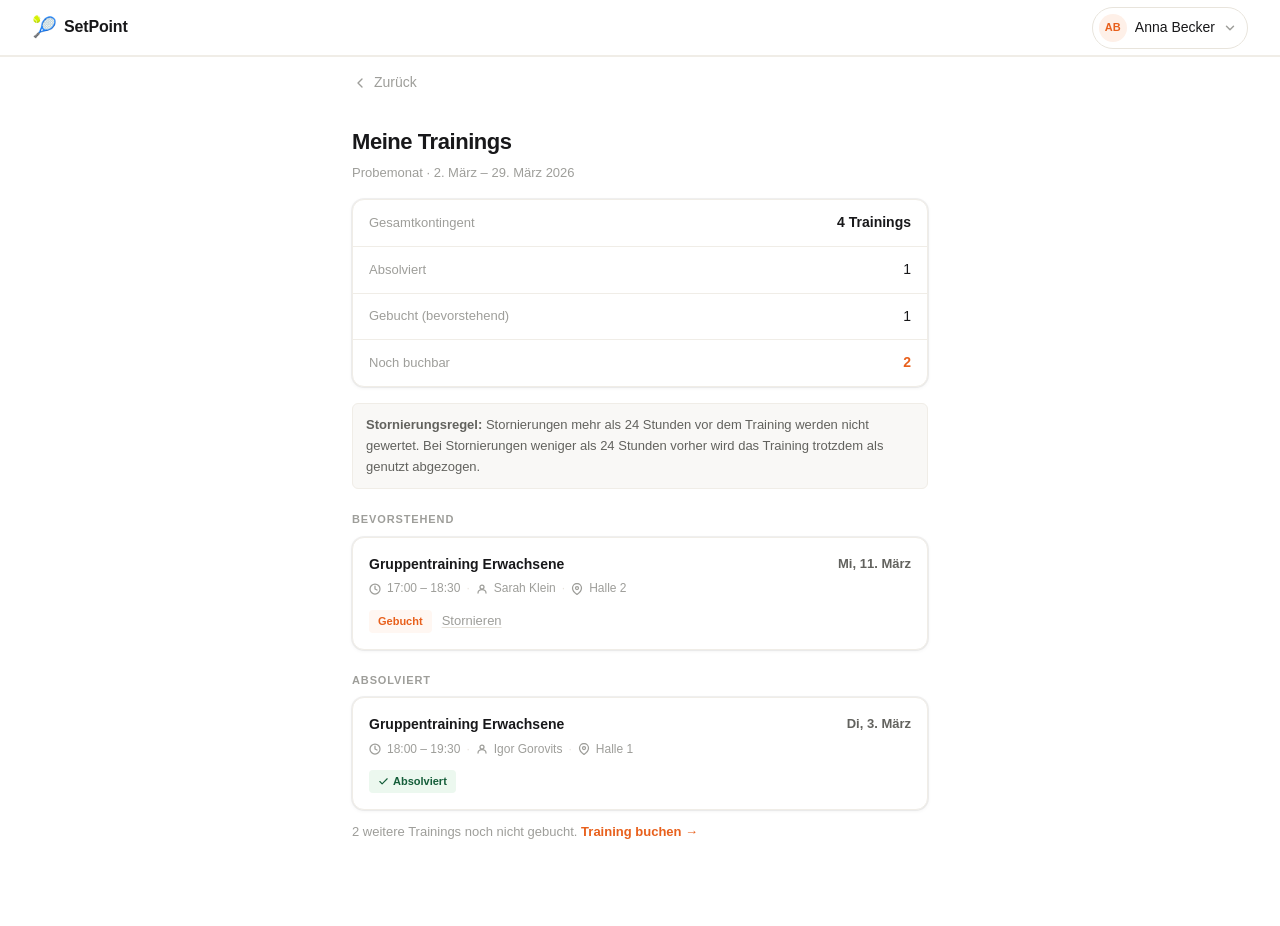
<file: cleint/private-web/my-trainings.html>
<!DOCTYPE html>
<html lang="de">
<head>
  <meta charset="UTF-8">
  <meta name="viewport" content="width=device-width, initial-scale=1.0">
  <title>Meine Trainings — SetPoint</title>
  <link rel="stylesheet" href="styles.css">
</head>
<body>

<!-- ======= TOPBAR ======= -->
<header class="topbar">
  <a href="index.html" class="topbar-logo">
    <span class="topbar-logo-mark">🎾</span>
    <span class="topbar-logo-text">SetPoint</span>
  </a>
  <div class="account-wrap">
    <button class="account-btn" onclick="toggleAccount()" aria-label="Account-Menü" aria-expanded="false" id="accountBtn">
      <div class="avatar">AB</div>
      <span class="account-btn-name">Anna Becker</span>
      <svg class="account-chevron" width="14" height="14" viewBox="0 0 24 24" fill="none" stroke="currentColor" stroke-width="2.5" stroke-linecap="round" stroke-linejoin="round" aria-hidden="true"><polyline points="6 9 12 15 18 9"/></svg>
    </button>
    <div class="account-menu" id="accountMenu">
      <div class="account-menu-header">
        <strong>Anna Becker</strong>
        <span>anna.becker@email.com</span>
      </div>
      <a href="my-info.html" class="account-menu-item">
        <svg width="15" height="15" viewBox="0 0 24 24" fill="none" stroke="currentColor" stroke-width="2" stroke-linecap="round" stroke-linejoin="round"><circle cx="12" cy="8" r="4"/><path d="M4 20c0-4 3.6-7 8-7s8 3 8 7"/></svg>
        Meine Daten
      </a>
      <a href="my-trainings.html" class="account-menu-item active">
        <svg width="15" height="15" viewBox="0 0 24 24" fill="none" stroke="currentColor" stroke-width="2" stroke-linecap="round" stroke-linejoin="round"><rect x="3" y="4" width="18" height="18" rx="2"/><line x1="16" y1="2" x2="16" y2="6"/><line x1="8" y1="2" x2="8" y2="6"/><line x1="3" y1="10" x2="21" y2="10"/></svg>
        Meine Trainings
      </a>
      <div class="account-menu-divider"></div>
      <a href="login.html" class="account-menu-item account-menu-logout">
        <svg width="15" height="15" viewBox="0 0 24 24" fill="none" stroke="currentColor" stroke-width="2" stroke-linecap="round" stroke-linejoin="round"><path d="M9 21H5a2 2 0 0 1-2-2V5a2 2 0 0 1 2-2h4"/><polyline points="16 17 21 12 16 7"/><line x1="21" y1="12" x2="9" y2="12"/></svg>
        Abmelden
      </a>
    </div>
  </div>
</header>

<!-- ======= MAIN CONTENT ======= -->
<div class="page-wrap">
  <div class="content">

    <a href="index.html" class="back-row">
      <svg width="16" height="16" viewBox="0 0 24 24" fill="none" stroke="currentColor" stroke-width="2" stroke-linecap="round" stroke-linejoin="round"><polyline points="15 18 9 12 15 6"/></svg>
      Zurück
    </a>

    <div class="page-header">
      <h1 class="page-title">Meine Trainings</h1>
      <p class="page-sub">Probemonat · 2. März – 29. März 2026</p>
    </div>

    <!-- Kontingent summary -->
    <div class="info-card" style="margin-top:16px;">
      <div class="info-row">
        <span class="info-row-label">Gesamtkontingent</span>
        <span class="info-row-value" style="font-weight:700;">4 Trainings</span>
      </div>
      <div class="info-row">
        <span class="info-row-label">Absolviert</span>
        <span class="info-row-value">1</span>
      </div>
      <div class="info-row">
        <span class="info-row-label">Gebucht (bevorstehend)</span>
        <span class="info-row-value">1</span>
      </div>
      <div class="info-row">
        <span class="info-row-label">Noch buchbar</span>
        <span class="info-row-value" style="color:var(--primary); font-weight:700;">2</span>
      </div>
    </div>

    <!-- Cancellation policy info -->
    <div style="background:var(--bg-subtle); border:1px solid var(--border-light); border-radius:var(--radius-sm); padding:11px 13px; font-size:13px; color:var(--text-sec); margin-top:16px; line-height:1.6;">
      <strong>Stornierungsregel:</strong> Stornierungen mehr als 24 Stunden vor dem Training werden nicht gewertet. Bei Stornierungen weniger als 24 Stunden vorher wird das Training trotzdem als genutzt abgezogen.
    </div>

    <!-- Bevorstehend -->
    <div class="section-label">Bevorstehend</div>

    <div class="training-card">
      <div class="training-card-top">
        <div class="training-card-name">Gruppentraining Erwachsene</div>
        <div class="training-card-date">Mi, 11. März</div>
      </div>
      <div class="training-card-meta">
        <svg width="12" height="12" viewBox="0 0 24 24" fill="none" stroke="currentColor" stroke-width="2.5" stroke-linecap="round" stroke-linejoin="round"><circle cx="12" cy="12" r="10"/><polyline points="12 6 12 12 16 14"/></svg>
        17:00 – 18:30
        <span class="slot-meta-sep">·</span>
        <svg width="12" height="12" viewBox="0 0 24 24" fill="none" stroke="currentColor" stroke-width="2.5" stroke-linecap="round" stroke-linejoin="round"><circle cx="12" cy="8" r="4"/><path d="M4 20c0-4 3.6-7 8-7s8 3 8 7"/></svg>
        Sarah Klein
        <span class="slot-meta-sep">·</span>
        <svg width="12" height="12" viewBox="0 0 24 24" fill="none" stroke="currentColor" stroke-width="2.5" stroke-linecap="round" stroke-linejoin="round"><path d="M21 10c0 7-9 13-9 13s-9-6-9-13a9 9 0 0 1 18 0z"/><circle cx="12" cy="10" r="3"/></svg>
        Halle 2
      </div>
      <div class="training-card-footer">
        <span class="pill pill-upcoming">Gebucht</span>
        <button class="btn-cancel" style="font-size:13px;" onclick="location.href='index.html'">Stornieren</button>
      </div>
    </div>

    <!-- Absolviert -->
    <div class="section-label">Absolviert</div>

    <div class="training-card">
      <div class="training-card-top">
        <div class="training-card-name">Gruppentraining Erwachsene</div>
        <div class="training-card-date">Di, 3. März</div>
      </div>
      <div class="training-card-meta">
        <svg width="12" height="12" viewBox="0 0 24 24" fill="none" stroke="currentColor" stroke-width="2.5" stroke-linecap="round" stroke-linejoin="round"><circle cx="12" cy="12" r="10"/><polyline points="12 6 12 12 16 14"/></svg>
        18:00 – 19:30
        <span class="slot-meta-sep">·</span>
        <svg width="12" height="12" viewBox="0 0 24 24" fill="none" stroke="currentColor" stroke-width="2.5" stroke-linecap="round" stroke-linejoin="round"><circle cx="12" cy="8" r="4"/><path d="M4 20c0-4 3.6-7 8-7s8 3 8 7"/></svg>
        Igor Gorovits
        <span class="slot-meta-sep">·</span>
        <svg width="12" height="12" viewBox="0 0 24 24" fill="none" stroke="currentColor" stroke-width="2.5" stroke-linecap="round" stroke-linejoin="round"><path d="M21 10c0 7-9 13-9 13s-9-6-9-13a9 9 0 0 1 18 0z"/><circle cx="12" cy="10" r="3"/></svg>
        Halle 1
      </div>
      <div class="training-card-footer">
        <span class="pill pill-attended">
          <svg width="11" height="11" viewBox="0 0 24 24" fill="none" stroke="currentColor" stroke-width="2.5" stroke-linecap="round" stroke-linejoin="round"><polyline points="20 6 9 17 4 12"/></svg>
          Absolviert
        </span>
      </div>
    </div>

    <!-- Noch nicht buchbar / leer -->
    <div style="margin-top:8px; font-size:13px; color:var(--text-muted); padding:4px 0;">
      2 weitere Trainings noch nicht gebucht. <a href="index.html" style="color:var(--primary); font-weight:600;">Training buchen →</a>
    </div>

  </div>
</div>

<script>
  function toggleAccount() {
    const menu = document.getElementById('accountMenu');
    const btn  = document.getElementById('accountBtn');
    const open = menu.classList.toggle('open');
    btn.setAttribute('aria-expanded', open);
  }
  document.addEventListener('click', function(e) {
    if (!e.target.closest('.account-wrap')) {
      document.getElementById('accountMenu').classList.remove('open');
      document.getElementById('accountBtn').setAttribute('aria-expanded', 'false');
    }
  });
</script>

</body>
</html>
</file>
<file: admin/web/styles.css>
/* ============================================================
   SETPOINT ADMIN — SHARED STYLES
   Colors from Figma variables (export.json)
   ============================================================ */

:root {
  /* Primary (Green) */
  --primary-50:  #ecf8ef;
  --primary-100: #d9f0e0;
  --primary-200: #b3e1c2;
  --primary-400: #5fc287;
  --primary-500: #1fb26b;
  --primary-600: #228c55;
  --primary-700: #206740;
  --primary-800: #1b452c;

  /* Error (Red) */
  --error-50:  #ffeeeb;
  --error-500: #ef4444;
  --error-600: #bb3937;

  /* Warning (Orange) */
  --warning-50:  #fff5e9;
  --warning-500: #f59e0b;
  --warning-600: #c07c14;

  /* Information (Yellow) */
  --info-50:  #feffec;
  --info-500: #dfff00;

  /* Neutral (Grey) */
  --neutral-50:  #efefef;
  --neutral-100: #dfdfdf;
  --neutral-200: #c0c0c0;
  --neutral-300: #a1a1a1;
  --neutral-400: #848484;
  --neutral-500: #686868;
  --neutral-600: #535353;
  --neutral-700: #3e3e3e;
  --neutral-800: #2b2b2b;

  /* Surface */
  --bg:           #f7f8fa;
  --surface:      #ffffff;
  --border:       #e8e8e8;
  --border-light: #f0f0f0;
  --text:         #1a1a1a;
  --text-sec:     #686868;
  --text-muted:   #a1a1a1;

  /* Trainer palette (custom per trainer) */
  --trainer-max-bg:   #eef2ff;
  --trainer-max-fg:   #4338ca;
  --trainer-max-bar:  #4f46e5;
  --trainer-sarah-bg: #ecfeff;
  --trainer-sarah-fg: #0e7490;
  --trainer-sarah-bar:#0891b2;
  --trainer-tom-bg:   #f5f3ff;
  --trainer-tom-fg:   #6d28d9;
  --trainer-tom-bar:  #7c3aed;

  --sidebar-w: 220px;
  --topbar-h:  64px;
  --radius-sm: 6px;
  --radius-md: 8px;
  --radius-lg: 12px;
  --shadow-sm: 0 1px 3px rgba(0,0,0,.06), 0 1px 2px rgba(0,0,0,.04);
  --shadow-md: 0 4px 6px -1px rgba(0,0,0,.07), 0 2px 4px -1px rgba(0,0,0,.04);
}

/* ---- reset ---- */
*, *::before, *::after { box-sizing: border-box; margin: 0; padding: 0; }
html, body { height: 100%; }
body {
  font-family: -apple-system, BlinkMacSystemFont, 'Segoe UI', Roboto, sans-serif;
  font-size: 14px;
  line-height: 1.5;
  color: var(--text);
  background: var(--bg);
}
a { text-decoration: none; color: inherit; }
button { cursor: pointer; border: none; background: none; font-family: inherit; font-size: inherit; }

/* ============================================================
   APP SHELL
   ============================================================ */
.app { display: flex; height: 100vh; overflow: hidden; }
.main { flex: 1; display: flex; flex-direction: column; overflow: hidden; }

/* ============================================================
   SIDEBAR
   ============================================================ */
.sidebar {
  width: var(--sidebar-w);
  min-width: var(--sidebar-w);
  height: 100%;
  background: var(--surface);
  border-right: 1px solid var(--border);
  display: flex;
  flex-direction: column;
  overflow-y: auto;
}

.sidebar-logo {
  display: flex;
  align-items: center;
  gap: 10px;
  padding: 20px 20px 20px;
  border-bottom: 1px solid var(--border-light);
}
.logo-icon {
  width: 34px; height: 34px;
  background: var(--primary-500);
  border-radius: var(--radius-sm);
  display: flex; align-items: center; justify-content: center;
  font-size: 16px; flex-shrink: 0;
}
.logo-text { font-size: 16px; font-weight: 700; letter-spacing: -.3px; }

.sidebar-nav { padding: 12px; flex: 1; }

.nav-item {
  display: flex; align-items: center; gap: 10px;
  padding: 9px 10px;
  border-radius: var(--radius-sm);
  color: var(--text-sec);
  font-size: 14px; font-weight: 500;
  transition: background .12s, color .12s;
  margin-bottom: 2px;
}
.nav-item:hover   { background: var(--neutral-50); color: var(--text); }
.nav-item.active  { background: var(--primary-50); color: var(--primary-600); font-weight: 600; }
.nav-item svg     { width: 18px; height: 18px; flex-shrink: 0; opacity: .7; }
.nav-item.active svg { opacity: 1; }

.sidebar-bottom {
  margin-top: auto;
  padding: 10px 12px;
  border-top: 1px solid var(--border-light);
}
.sidebar-user {
  display: flex; align-items: center; gap: 10px;
  padding: 8px 10px; border-radius: var(--radius-sm); cursor: pointer;
}
.sidebar-user:hover { background: var(--neutral-50); }
.user-avatar {
  width: 32px; height: 32px; border-radius: 50%;
  background: var(--primary-100);
  display: flex; align-items: center; justify-content: center;
  font-size: 12px; font-weight: 700; color: var(--primary-700); flex-shrink: 0;
}
.user-name  { font-size: 13px; font-weight: 600; }
.user-role  { font-size: 11px; color: var(--text-muted); }

/* ============================================================
   TOPBAR
   ============================================================ */
.topbar {
  height: var(--topbar-h);
  background: var(--surface);
  border-bottom: 1px solid var(--border);
  display: flex; align-items: center;
  padding: 0 24px; gap: 12px; flex-shrink: 0;
}
.topbar-title { font-size: 20px; font-weight: 700; letter-spacing: -.3px; flex: 1; }

.search-box {
  display: flex; align-items: center; gap: 8px;
  background: var(--bg);
  border: 1px solid var(--border);
  border-radius: var(--radius-md);
  padding: 8px 14px; width: 240px;
}
.search-box input {
  border: none; background: none; outline: none;
  font-size: 14px; font-family: inherit; color: var(--text); width: 100%;
}
.search-box input::placeholder { color: var(--text-muted); }
.search-icon { color: var(--text-muted); flex-shrink: 0; }

.icon-btn {
  width: 36px; height: 36px; border-radius: var(--radius-sm);
  display: flex; align-items: center; justify-content: center;
  color: var(--neutral-500); transition: background .12s;
  position: relative;
}
.icon-btn:hover { background: var(--neutral-50); }
.badge-dot {
  position: absolute; top: 6px; right: 6px;
  width: 7px; height: 7px;
  background: var(--error-500); border-radius: 50%;
  border: 1.5px solid white;
}

/* ============================================================
   BUTTONS
   ============================================================ */
.btn {
  display: inline-flex; align-items: center; gap: 6px;
  padding: 8px 16px; border-radius: var(--radius-md);
  font-size: 14px; font-weight: 600;
  transition: background .12s, border-color .12s; cursor: pointer;
  border: 1px solid transparent; white-space: nowrap;
}
.btn svg { width: 16px; height: 16px; }
.btn-primary  { background: var(--primary-500); color: #fff; border-color: var(--primary-500); }
.btn-primary:hover { background: var(--primary-600); border-color: var(--primary-600); }
.btn-secondary { background: var(--surface); color: var(--text); border-color: var(--border); }
.btn-secondary:hover { background: var(--neutral-50); }
.btn-ghost { background: transparent; color: var(--text-sec); }
.btn-ghost:hover { background: var(--neutral-50); color: var(--text); }

/* ============================================================
   STATUS BADGES
   ============================================================ */
.badge {
  display: inline-flex; align-items: center; gap: 5px;
  padding: 3px 10px; border-radius: 20px;
  font-size: 12px; font-weight: 600; white-space: nowrap;
}
.badge::before {
  content: ''; width: 6px; height: 6px;
  border-radius: 50%; flex-shrink: 0;
}
.badge-active     { background: var(--primary-50);  color: var(--primary-700); }
.badge-active::before  { background: var(--primary-500); }
.badge-trial      { background: var(--warning-50);  color: var(--warning-600); }
.badge-trial::before   { background: var(--warning-500); }
.badge-lead       { background: #eff6ff; color: #1d4ed8; }
.badge-lead::before    { background: #3b82f6; }
.badge-inactive   { background: var(--neutral-50); color: var(--neutral-600); }
.badge-inactive::before { background: var(--neutral-400); }
.badge-cancelled  { background: var(--error-50);  color: var(--error-600); }
.badge-cancelled::before { background: var(--error-500); }
.badge-attended   { background: var(--primary-50); color: var(--primary-700); }
.badge-attended::before { background: var(--primary-500); }
.badge-missed     { background: var(--error-50); color: var(--error-600); }
.badge-missed::before { background: var(--error-500); }

/* ============================================================
   CARD
   ============================================================ */
.card {
  background: var(--surface);
  border: 1px solid var(--border);
  border-radius: var(--radius-lg);
  box-shadow: var(--shadow-sm);
}

/* ============================================================
   PAGE LAYOUT
   ============================================================ */
.page-content { flex: 1; overflow-y: auto; padding: 24px; display: flex; flex-direction: column; gap: 20px; }
.page-header  { display: flex; align-items: center; justify-content: space-between; gap: 16px; }
.page-title   { font-size: 22px; font-weight: 800; letter-spacing: -.4px; }

/* ============================================================
   BREADCRUMB
   ============================================================ */
.breadcrumb { display: flex; align-items: center; gap: 6px; font-size: 13px; color: var(--text-muted); }
.breadcrumb a { color: var(--text-sec); }
.breadcrumb a:hover { color: var(--primary-600); text-decoration: underline; }
.breadcrumb-sep { color: var(--neutral-300); }
.breadcrumb-current { color: var(--text); font-weight: 500; }

/* ============================================================
   TABLE
   ============================================================ */
.table-wrap { overflow-x: auto; }
table { width: 100%; border-collapse: collapse; }
th {
  padding: 12px 16px; text-align: left;
  font-size: 11px; font-weight: 600; text-transform: uppercase; letter-spacing: .5px;
  color: var(--text-muted);
  background: var(--bg);
  border-bottom: 1px solid var(--border);
  white-space: nowrap;
}
td { padding: 14px 16px; border-bottom: 1px solid var(--border-light); vertical-align: middle; }
tr:last-child td { border-bottom: none; }
tr.clickable { cursor: pointer; transition: background .1s; }
tr.clickable:hover td { background: #fafafa; }
.cell-name { font-weight: 600; }
.cell-sub  { font-size: 12px; color: var(--text-muted); margin-top: 2px; }

/* ============================================================
   FILTERS
   ============================================================ */
.filters-bar { display: flex; align-items: center; gap: 10px; flex-wrap: wrap; }
.filter-input {
  display: flex; align-items: center; gap: 8px;
  background: var(--surface); border: 1px solid var(--border);
  border-radius: var(--radius-md); padding: 8px 14px; min-width: 220px;
}
.filter-input input {
  border: none; outline: none; background: none;
  font-size: 14px; font-family: inherit; color: var(--text); width: 100%;
}
.filter-input input::placeholder { color: var(--text-muted); }
.filter-select {
  appearance: none; background: var(--surface);
  border: 1px solid var(--border); border-radius: var(--radius-md);
  padding: 9px 32px 9px 14px; font-size: 14px; font-family: inherit;
  color: var(--text); cursor: pointer; outline: none;
  background-image: url("data:image/svg+xml,%3Csvg width='12' height='8' viewBox='0 0 12 8' fill='none' xmlns='http://www.w3.org/2000/svg'%3E%3Cpath d='M1 1L6 7L11 1' stroke='%23a1a1a1' stroke-width='1.5' stroke-linecap='round' stroke-linejoin='round'/%3E%3C/svg%3E");
  background-repeat: no-repeat; background-position: right 10px center;
}
.filter-select:focus { border-color: var(--primary-400); }

/* ============================================================
   CALENDAR
   ============================================================ */
.calendar-controls {
  display: flex; align-items: center; gap: 12px;
  padding: 14px 24px;
  background: var(--surface); border-bottom: 1px solid var(--border);
  flex-shrink: 0;
}
.cal-week-label { font-size: 15px; font-weight: 700; min-width: 200px; }
.view-tabs { display: flex; background: var(--neutral-50); border-radius: var(--radius-sm); padding: 3px; gap: 2px; }
.view-tab {
  padding: 5px 14px; border-radius: 4px; font-size: 13px; font-weight: 500;
  color: var(--text-sec); cursor: pointer; transition: all .12s;
}
.view-tab.active {
  background: var(--surface); color: var(--text); font-weight: 600;
  box-shadow: var(--shadow-sm);
}

.calendar-wrap { flex: 1; overflow: auto; }

.cal-week-view { min-width: 760px; display: flex; flex-direction: column; }

.cal-header {
  display: grid; grid-template-columns: 64px repeat(7, 1fr);
  background: var(--surface); border-bottom: 2px solid var(--border);
  position: sticky; top: 0; z-index: 10;
}
.cal-header-spacer { border-right: 1px solid var(--border-light); }
.cal-day-header {
  padding: 10px 8px; text-align: center;
  border-right: 1px solid var(--border-light);
}
.cal-day-name { font-size: 11px; font-weight: 600; text-transform: uppercase; letter-spacing: .5px; color: var(--text-muted); }
.cal-day-num  { font-size: 22px; font-weight: 800; color: var(--text); line-height: 1; margin-top: 2px; }

.cal-day-header.today .cal-day-name { color: var(--primary-600); }
.cal-day-header.today .cal-day-num {
  color: #fff; background: var(--primary-500);
  width: 38px; height: 38px; border-radius: 50%;
  display: flex; align-items: center; justify-content: center;
  margin: 4px auto 0; font-size: 18px;
}

.cal-body { display: grid; grid-template-columns: 64px repeat(7, 1fr); }
.cal-time-col { border-right: 1px solid var(--border-light); }
.cal-time-label {
  height: 60px; display: flex; align-items: flex-start;
  justify-content: flex-end; padding: 6px 10px 0 0;
  font-size: 11px; font-weight: 500; color: var(--text-muted);
  border-bottom: 1px solid var(--border-light);
}
.cal-day-col { position: relative; border-right: 1px solid var(--border-light); }
.cal-hour-slot { height: 60px; border-bottom: 1px solid var(--border-light); }
.cal-hour-slot:nth-child(even) { background: rgba(0,0,0,.008); }

.cal-event {
  position: absolute; left: 4px; right: 4px;
  border-radius: var(--radius-sm); padding: 5px 8px;
  overflow: hidden; cursor: pointer;
  transition: filter .15s, transform .1s; z-index: 5;
}
.cal-event:hover { filter: brightness(.94); transform: scale(1.015); z-index: 10; }
.cal-event-group   { font-size: 12px; font-weight: 700; white-space: nowrap; overflow: hidden; text-overflow: ellipsis; }
.cal-event-trainer { font-size: 11px; opacity: .8; white-space: nowrap; overflow: hidden; text-overflow: ellipsis; }
.cal-event-meta    { font-size: 11px; opacity: .7; margin-top: 2px; }

.trainer-max   { background: var(--trainer-max-bg);   color: var(--trainer-max-fg);   border-left: 3px solid var(--trainer-max-bar); }
.trainer-sarah { background: var(--trainer-sarah-bg); color: var(--trainer-sarah-fg); border-left: 3px solid var(--trainer-sarah-bar); }
.trainer-tom   { background: var(--trainer-tom-bg);   color: var(--trainer-tom-fg);   border-left: 3px solid var(--trainer-tom-bar); }

/* ============================================================
   STAT CARDS
   ============================================================ */
.stat-cards { display: grid; grid-template-columns: repeat(auto-fit, minmax(170px, 1fr)); gap: 16px; }
.stat-card  { padding: 20px 22px; }
.stat-label { font-size: 11px; font-weight: 600; text-transform: uppercase; letter-spacing: .5px; color: var(--text-muted); }
.stat-value { font-size: 30px; font-weight: 800; letter-spacing: -.5px; line-height: 1; margin-top: 6px; }
.stat-delta { font-size: 12px; font-weight: 600; color: var(--primary-600); margin-top: 4px; }

/* ============================================================
   PROFILE PAGE
   ============================================================ */
.profile-grid { display: grid; grid-template-columns: 300px 1fr; gap: 20px; align-items: start; }

.profile-header-card { padding: 28px; }
.profile-avatar {
  width: 60px; height: 60px; border-radius: 50%;
  background: var(--primary-100);
  display: flex; align-items: center; justify-content: center;
  font-size: 22px; font-weight: 800; color: var(--primary-700);
  margin-bottom: 16px;
}
.profile-name { font-size: 19px; font-weight: 700; }
.profile-fields { display: flex; flex-direction: column; gap: 14px; margin-top: 20px; }
.profile-field  { display: flex; flex-direction: column; gap: 3px; }
.field-label { font-size: 11px; font-weight: 600; text-transform: uppercase; letter-spacing: .5px; color: var(--text-muted); }
.field-value { font-size: 14px; color: var(--text); }
.field-value.notes { color: var(--text-sec); font-style: italic; font-size: 13px; line-height: 1.5; }

.balance-card    { padding: 24px; }
.balance-title   { font-size: 15px; font-weight: 700; margin-bottom: 18px; }
.balance-stats   { display: grid; grid-template-columns: repeat(3, 1fr); gap: 12px; }
.balance-stat    { text-align: center; padding: 14px; border-radius: var(--radius-md); background: var(--bg); }
.balance-stat-num { font-size: 28px; font-weight: 800; line-height: 1; }
.balance-stat-num.remaining { color: var(--primary-600); }
.balance-stat-num.used      { color: var(--neutral-500); }
.balance-stat-label { font-size: 12px; color: var(--text-muted); margin-top: 4px; }
.balance-bar      { margin-top: 18px; height: 8px; background: var(--neutral-100); border-radius: 4px; overflow: hidden; }
.balance-bar-fill { height: 100%; background: var(--primary-500); border-radius: 4px; }
.balance-bar-note { font-size: 12px; color: var(--text-muted); margin-top: 6px; }

.history-card  { padding: 24px; }
.history-title { font-size: 15px; font-weight: 700; margin-bottom: 18px; }

.history-head,
.history-item {
  display: grid;
  grid-template-columns: 110px 1fr 90px 130px 1fr;
  gap: 12px; align-items: center;
}
.history-head {
  padding-bottom: 10px; border-bottom: 1px solid var(--border);
}
.history-head span { font-size: 11px; font-weight: 600; text-transform: uppercase; letter-spacing: .5px; color: var(--text-muted); }
.history-item { padding: 13px 0; border-bottom: 1px solid var(--border-light); }
.history-item:last-child { border-bottom: none; }
.history-date     { font-size: 13px; color: var(--text-sec); }
.history-training { font-size: 13px; font-weight: 600; }
.history-trainer  { font-size: 13px; color: var(--text-sec); }
.history-feedback { font-size: 12px; color: var(--text-muted); font-style: italic; }

/* ============================================================
   SORTABLE LIST (Groups / Locations)
   ============================================================ */
.list-container { display: flex; flex-direction: column; gap: 6px; }

.list-item {
  display: flex; align-items: center; gap: 14px;
  padding: 16px 18px;
  background: var(--surface);
  border: 1px solid var(--border);
  border-radius: var(--radius-md);
  box-shadow: var(--shadow-sm);
  transition: box-shadow .15s, opacity .18s, border-color .12s;
}
.list-item.is-dragging { opacity: .35; box-shadow: none; }
.list-item.drag-over-top    { border-top: 2px solid var(--primary-500); }
.list-item.drag-over-bottom { border-bottom: 2px solid var(--primary-500); }

.drag-handle {
  cursor: grab; color: var(--neutral-300); flex-shrink: 0;
  padding: 4px 2px; transition: color .12s; line-height: 0;
  touch-action: none;
}
.drag-handle:hover  { color: var(--neutral-500); }
.drag-handle:active { cursor: grabbing; }

.list-item-body   { flex: 1; min-width: 0; }
.list-item-title  { font-size: 15px; font-weight: 600; color: var(--text); }
.list-item-desc   { font-size: 13px; color: var(--text-sec); margin-top: 3px; line-height: 1.45; }
.list-item-link   {
  display: inline-flex; align-items: center; gap: 4px;
  font-size: 12px; color: var(--primary-600); margin-top: 5px;
}
.list-item-link:hover { text-decoration: underline; }
.list-item-meta   { display: flex; gap: 14px; margin-top: 6px; flex-wrap: wrap; }
.list-item-stat   { font-size: 12px; color: var(--text-muted); display: flex; align-items: center; gap: 4px; }
.list-item-stat strong { color: var(--text); }
.list-item-actions { display: flex; gap: 4px; flex-shrink: 0; align-items: center; }

/* ============================================================
   SHARED MODAL (used across pages)
   ============================================================ */
.modal-overlay {
  position: fixed; inset: 0;
  background: rgba(0,0,0,.35);
  display: flex; align-items: center; justify-content: center;
  z-index: 100;
  opacity: 0; pointer-events: none;
  transition: opacity .2s ease;
}
.modal-overlay.open { opacity: 1; pointer-events: all; }
.modal {
  background: #fff; border-radius: 14px;
  box-shadow: 0 20px 60px rgba(0,0,0,.18);
  width: 480px; max-width: calc(100vw - 40px);
  max-height: calc(100vh - 60px); overflow-y: auto;
  transform: translateY(12px) scale(.98);
  transition: transform .2s ease;
}
.modal-overlay.open .modal { transform: translateY(0) scale(1); }
.modal-header {
  display: flex; align-items: center; justify-content: space-between;
  padding: 22px 24px 18px; border-bottom: 1px solid var(--border);
}
.modal-title  { font-size: 17px; font-weight: 700; letter-spacing: -.2px; }
.modal-close  {
  width: 32px; height: 32px; border-radius: 8px; border: none; background: none;
  cursor: pointer; display: flex; align-items: center; justify-content: center;
  color: var(--text-muted); transition: background .12s;
}
.modal-close:hover { background: var(--neutral-50); color: var(--text); }
.modal-body   { padding: 24px; display: flex; flex-direction: column; gap: 18px; }
.modal-footer {
  display: flex; align-items: center; justify-content: flex-end; gap: 10px;
  padding: 16px 24px; border-top: 1px solid var(--border);
}
.form-row   { display: grid; grid-template-columns: 1fr 1fr; gap: 14px; }
.form-group { display: flex; flex-direction: column; gap: 6px; }
.form-label {
  font-size: 12px; font-weight: 600; text-transform: uppercase;
  letter-spacing: .5px; color: var(--text-muted);
}
.form-control {
  border: 1px solid var(--border); border-radius: var(--radius-md);
  padding: 10px 14px; font-size: 14px; font-family: inherit;
  color: var(--text); background: #fff; outline: none; width: 100%;
  transition: border-color .15s, box-shadow .15s;
}
.form-control:focus { border-color: var(--primary-400); box-shadow: 0 0 0 3px rgba(31,178,107,.12); }
select.form-control {
  appearance: none; cursor: pointer; padding-right: 36px;
  background-image: url("data:image/svg+xml,%3Csvg width='12' height='8' viewBox='0 0 12 8' fill='none' xmlns='http://www.w3.org/2000/svg'%3E%3Cpath d='M1 1L6 7L11 1' stroke='%23a1a1a1' stroke-width='1.5' stroke-linecap='round' stroke-linejoin='round'/%3E%3C/svg%3E");
  background-repeat: no-repeat; background-position: right 12px center;
}
textarea.form-control { resize: vertical; min-height: 80px; line-height: 1.5; }

/* ============================================================
   STATUS BADGES — Trial workflow
   ============================================================ */
.badge-review     { background: #fefce8; color: #854d0e; }
.badge-review::before { background: #eab308; }
.badge-trial-done { background: #eff6ff; color: #1d4ed8; }
.badge-trial-done::before { background: #3b82f6; }

/* ============================================================
   TEAM PAGE
   ============================================================ */
.role-badge { display: inline-flex; align-items: center; padding: 2px 9px; border-radius: 10px; font-size: 11px; font-weight: 600; white-space: nowrap; }
.role-badge-coach { background: var(--trainer-sarah-bg); color: var(--trainer-sarah-fg); }
.role-badge-admin { background: var(--primary-50); color: var(--primary-700); }

.member-avatar {
  width: 38px; height: 38px; border-radius: 50%;
  display: flex; align-items: center; justify-content: center;
  font-size: 13px; font-weight: 700; flex-shrink: 0;
}

/* ============================================================
   COACH PICKER (multi-select in Training modal)
   ============================================================ */
.coach-picker { display: flex; flex-direction: column; gap: 4px; }
.coach-option {
  display: flex; align-items: center; gap: 10px;
  padding: 9px 12px; border: 1px solid var(--border);
  border-radius: var(--radius-md); cursor: pointer;
  transition: border-color .12s, background .12s; user-select: none;
}
.coach-option:has(input:checked) { border-color: var(--primary-400); background: var(--primary-50); }
.coach-option:not(:has(input:checked)):hover { border-color: var(--neutral-200); background: var(--bg); }
.coach-option input[type="checkbox"] { width: 15px; height: 15px; cursor: pointer; accent-color: var(--primary-500); flex-shrink: 0; }
.coach-option-avatar {
  width: 28px; height: 28px; border-radius: 50%;
  display: flex; align-items: center; justify-content: center;
  font-size: 10px; font-weight: 700; flex-shrink: 0;
}
.ca-max   { background: var(--trainer-max-bg);   color: var(--trainer-max-fg); }
.ca-sarah { background: var(--trainer-sarah-bg); color: var(--trainer-sarah-fg); }
.ca-tom   { background: var(--trainer-tom-bg);   color: var(--trainer-tom-fg); }
.coach-option-name { font-size: 14px; font-weight: 500; flex: 1; }
.coach-option-role { font-size: 11px; color: var(--text-muted); }

/* DnD drop animation (card list) */
@keyframes itemDrop {
  0%   { box-shadow: 0 0 0 3px rgba(31,178,107,.25); }
  100% { box-shadow: var(--shadow-sm); }
}
.item-dropped { animation: itemDrop 0.4s ease; }

/* DnD drop indicators for table rows */
tr.drag-row.is-dragging       { opacity: .35; }
tr.drag-row.drag-over-top td  { border-top: 2px solid var(--primary-500) !important; }
tr.drag-row.drag-over-bottom td { border-bottom: 2px solid var(--primary-500) !important; }

@keyframes rowDrop {
  0%   { background: var(--primary-50); }
  100% { background: transparent; }
}
tr.drag-row.item-dropped td { animation: rowDrop 0.4s ease; }

/* ============================================================
   APPLICATION REVIEW PAGE
   ============================================================ */
.review-grid { display: grid; grid-template-columns: 1fr 380px; gap: 20px; align-items: start; }

.app-section-title {
  font-size: 11px; font-weight: 600; text-transform: uppercase;
  letter-spacing: .5px; color: var(--text-muted);
  padding-bottom: 10px; border-bottom: 1px solid var(--border-light);
  margin-bottom: 14px;
}

.app-field-grid {
  display: grid; grid-template-columns: 1fr 1fr; gap: 14px 24px;
}
.app-field { display: flex; flex-direction: column; gap: 3px; }
.app-field .field-value { font-size: 14px; }

.review-action-card { padding: 24px; }

.review-result {
  display: flex; flex-direction: column; align-items: center;
  gap: 12px; padding: 24px 20px; border-radius: var(--radius-md);
  text-align: center;
}
.review-result-icon {
  width: 48px; height: 48px; border-radius: 50%;
  display: flex; align-items: center; justify-content: center;
  flex-shrink: 0;
}
.review-result-title { font-size: 16px; font-weight: 700; }
.review-result-sub   { font-size: 13px; line-height: 1.5; }

.reject-section {
  margin-top: 16px; padding-top: 16px;
  border-top: 1px solid var(--border-light);
}
.reject-comment-saved {
  background: var(--bg); border: 1px solid var(--border);
  border-radius: var(--radius-md); padding: 12px 14px;
  font-size: 13px; color: var(--text-sec); line-height: 1.55;
  font-style: italic;
}

/* utils */
.ml-auto { margin-left: auto; }
.flex { display: flex; } .items-center { align-items: center; }
.gap-2 { gap: 8px; } .gap-3 { gap: 12px; }
.divider { height: 1px; background: var(--border-light); }
</file>
<file: cleint/private-web/styles.css>
/* ============================================================
   SETPOINT — Private Client Area
   Mobile-first · v1.0
   ============================================================ */

:root {
  --primary:       #E8601C;
  --primary-dark:  #C44E12;
  --primary-light: #FEF0E8;
  --primary-50:    #FFF7F2;

  --text:          #18181A;
  --text-sec:      #62625E;
  --text-muted:    #9E9E9A;

  --bg:            #FFFFFF;
  --bg-page:       #FFFFFF;
  --bg-subtle:     #F9F8F6;
  --bg-login:      #F5F4F1;

  --border:        #E8E4DC;
  --border-light:  #F0EDE7;

  --success:       #1fb26b;
  --success-bg:    #ecf8ef;
  --success-text:  #155e3a;

  --card-shadow:   0 1px 4px rgba(0,0,0,.06), 0 0 0 1px rgba(0,0,0,.05);

  --radius-sm: 6px;
  --radius:    12px;
  --radius-lg: 18px;

  --topbar-h:  56px;
  --content-w: 640px;

  --font: -apple-system, BlinkMacSystemFont, "Segoe UI", Roboto, "Helvetica Neue", sans-serif;
}

/* --- Reset --- */
*, *::before, *::after { box-sizing: border-box; margin: 0; padding: 0; }
html { scroll-behavior: smooth; }
body {
  font-family: var(--font);
  font-size: 15px;
  line-height: 1.55;
  color: var(--text);
  background: var(--bg-page);
  -webkit-font-smoothing: antialiased;
}
a { color: inherit; text-decoration: none; }
button { cursor: pointer; border: none; background: none; font: inherit; }


/* ============================================================
   LOGIN PAGE
   ============================================================ */

.login-page {
  min-height: 100dvh;
  background: var(--bg-login);
  display: flex;
  align-items: center;
  justify-content: center;
  padding: 24px 16px;
}

.login-card {
  background: var(--bg);
  border: 1px solid var(--border-light);
  border-radius: var(--radius-lg);
  box-shadow: 0 4px 24px rgba(0,0,0,.08), 0 0 0 1px rgba(0,0,0,.04);
  padding: 36px 24px;
  width: 100%;
  max-width: 400px;
}

.login-logo {
  display: flex;
  align-items: center;
  gap: 8px;
  margin-bottom: 32px;
}
.login-logo-mark { font-size: 24px; line-height: 1; }
.login-logo-name {
  font-size: 18px;
  font-weight: 700;
  letter-spacing: -0.02em;
  color: var(--text);
}

.login-title {
  font-size: 22px;
  font-weight: 700;
  letter-spacing: -0.02em;
  color: var(--text);
  margin-bottom: 6px;
}
.login-sub {
  font-size: 14px;
  color: var(--text-muted);
  margin-bottom: 28px;
}

.login-form { display: flex; flex-direction: column; gap: 16px; }

.field-group { display: flex; flex-direction: column; gap: 5px; }
.field-label {
  font-size: 13px;
  font-weight: 500;
  color: var(--text-sec);
}
.field-input {
  padding: 11px 13px;
  border: 1px solid var(--border);
  border-radius: var(--radius-sm);
  font-size: 15px;
  color: var(--text);
  background: var(--bg);
  outline: none;
  transition: border-color .15s, box-shadow .15s;
  width: 100%;
}
.field-input:focus {
  border-color: var(--primary);
  box-shadow: 0 0 0 3px var(--primary-light);
}
.field-input::placeholder { color: var(--text-muted); }

.btn-primary {
  display: flex;
  align-items: center;
  justify-content: center;
  gap: 8px;
  padding: 12px 18px;
  background: var(--primary);
  color: #fff;
  border-radius: var(--radius-sm);
  font-size: 15px;
  font-weight: 600;
  cursor: pointer;
  transition: background .15s;
  border: none;
  width: 100%;
}
.btn-primary:hover { background: var(--primary-dark); }

.login-divider {
  display: flex;
  align-items: center;
  gap: 12px;
  margin: 24px 0;
  color: var(--text-muted);
  font-size: 13px;
}
.login-divider::before,
.login-divider::after {
  content: '';
  flex: 1;
  height: 1px;
  background: var(--border);
}

.btn-google {
  display: flex;
  align-items: center;
  justify-content: center;
  gap: 10px;
  padding: 11px 18px;
  border: 1px solid var(--border);
  border-radius: var(--radius-sm);
  font-size: 15px;
  font-weight: 500;
  color: var(--text);
  background: var(--bg);
  cursor: pointer;
  width: 100%;
  transition: background .15s;
}
.btn-google:hover { background: var(--bg-subtle); }

.login-footer {
  text-align: center;
  margin-top: 28px;
  font-size: 13px;
  color: var(--text-muted);
}
.login-footer a { color: var(--text-sec); text-decoration: underline; text-underline-offset: 2px; }


/* ============================================================
   TOPBAR
   ============================================================ */

.topbar {
  position: sticky;
  top: 0;
  z-index: 100;
  height: var(--topbar-h);
  background: var(--bg);
  border-bottom: 1px solid var(--border-light);
  box-shadow: 0 1px 0 var(--border-light);
  display: flex;
  align-items: center;
  justify-content: space-between;
  padding: 0 16px;
}

.topbar-logo {
  display: flex;
  align-items: center;
  gap: 7px;
}
.topbar-logo-mark { font-size: 20px; line-height: 1; }
.topbar-logo-text {
  font-size: 16px;
  font-weight: 700;
  letter-spacing: -0.01em;
  color: var(--text);
}

/* Account menu */
.account-wrap { position: relative; }

.account-btn {
  display: flex;
  align-items: center;
  gap: 8px;
  padding: 6px 10px 6px 6px;
  border-radius: 50px;
  background: none;
  border: 1px solid var(--border);
  cursor: pointer;
  transition: background .15s, border-color .15s;
}
.account-btn:hover {
  background: var(--bg-subtle);
  border-color: var(--border);
}

.avatar {
  width: 28px;
  height: 28px;
  border-radius: 50%;
  background: var(--primary-light);
  color: var(--primary);
  font-size: 11px;
  font-weight: 700;
  display: flex;
  align-items: center;
  justify-content: center;
  letter-spacing: 0.02em;
  flex-shrink: 0;
}

.account-btn-name {
  font-size: 14px;
  font-weight: 500;
  color: var(--text);
  white-space: nowrap;
  max-width: 140px;
  overflow: hidden;
  text-overflow: ellipsis;
}

.account-chevron {
  color: var(--text-muted);
  flex-shrink: 0;
  transition: transform .2s;
}
.account-btn[aria-expanded="true"] .account-chevron {
  transform: rotate(180deg);
}

.account-menu {
  position: absolute;
  top: calc(100% + 8px);
  right: 0;
  width: 220px;
  background: var(--bg);
  border: 1px solid var(--border);
  border-radius: var(--radius);
  box-shadow: 0 8px 28px rgba(0,0,0,.12), 0 0 0 1px rgba(0,0,0,.04);
  overflow: hidden;
  display: none;
  z-index: 200;
}
.account-menu.open { display: block; }

.account-menu-header {
  padding: 14px 16px;
  border-bottom: 1px solid var(--border-light);
}
.account-menu-header strong {
  display: block;
  font-size: 14px;
  font-weight: 600;
  color: var(--text);
}
.account-menu-header span {
  font-size: 12px;
  color: var(--text-muted);
}

.account-menu-item {
  display: flex;
  align-items: center;
  gap: 10px;
  padding: 11px 16px;
  font-size: 14px;
  color: var(--text-sec);
  transition: background .12s;
}
.account-menu-item:hover { background: var(--bg-subtle); }
.account-menu-item svg { flex-shrink: 0; }
.account-menu-item.active { color: var(--primary); font-weight: 600; }

.account-menu-divider { height: 1px; background: var(--border-light); margin: 2px 0; }
.account-menu-logout { color: #ef4444; }
.account-menu-logout:hover { background: #fff5f5; }


/* ============================================================
   LAYOUT
   ============================================================ */

.page-wrap {
  min-height: calc(100dvh - var(--topbar-h));
}

.content {
  max-width: var(--content-w);
  margin: 0 auto;
  padding: 0 16px 80px;
}


/* ============================================================
   TRIAL STRIP
   ============================================================ */

.trial-strip {
  background: var(--bg);
  border-bottom: 1px solid var(--border-light);
}
.trial-strip-inner {
  max-width: var(--content-w);
  margin: 0 auto;
  padding: 10px 16px;
  display: flex;
  align-items: center;
  gap: 16px;
  justify-content: space-between;
}

.trial-info { display: flex; align-items: center; gap: 10px; flex-wrap: wrap; }

.trial-badge {
  font-size: 11px;
  font-weight: 700;
  text-transform: uppercase;
  letter-spacing: 0.06em;
  padding: 3px 8px;
  border-radius: 4px;
  background: var(--primary-light);
  color: var(--primary);
  white-space: nowrap;
}

.trial-dates {
  font-size: 13px;
  color: var(--text-muted);
  white-space: nowrap;
}

.trial-counters {
  display: flex;
  gap: 6px;
  flex-shrink: 0;
  align-items: center;
}

.trial-counter {
  display: flex;
  align-items: center;
  gap: 5px;
  padding: 5px 10px;
  border-radius: var(--radius-sm);
  background: var(--bg-subtle);
  border: 1px solid var(--border-light);
}
.trial-counter-num {
  font-size: 14px;
  font-weight: 700;
  line-height: 1;
  color: var(--text);
}
.trial-counter-num.highlight { color: var(--primary); }
.trial-counter-label {
  font-size: 12px;
  color: var(--text-muted);
  white-space: nowrap;
}


/* ============================================================
   PAGE HEADER
   ============================================================ */

.page-header {
  padding: 28px 0 0;
}
.page-title {
  font-size: 22px;
  font-weight: 700;
  letter-spacing: -0.02em;
  color: var(--text);
}
.page-sub {
  font-size: 13px;
  color: var(--text-muted);
  margin-top: 4px;
}


/* ============================================================
   WEEK DIVIDER
   ============================================================ */

.week-divider {
  display: flex;
  align-items: center;
  gap: 12px;
  margin: 36px 0 8px;
  font-size: 11px;
  font-weight: 700;
  text-transform: uppercase;
  letter-spacing: 0.08em;
  color: var(--text-muted);
}
.week-divider::before,
.week-divider::after {
  content: '';
  flex: 1;
  height: 1px;
  background: var(--border-light);
}


/* ============================================================
   DAY SECTIONS
   ============================================================ */

.day-section { margin-top: 28px; }

.day-header {
  display: flex;
  align-items: baseline;
  gap: 8px;
  margin-bottom: 12px;
}
.day-name {
  font-size: 16px;
  font-weight: 700;
  color: var(--text);
  letter-spacing: -0.01em;
}
.day-date {
  font-size: 14px;
  color: var(--text-muted);
}
.day-divider-line {
  order: 10;
  flex: 1;
  height: 1px;
  background: var(--border-light);
  align-self: center;
  margin-left: 4px;
}
.day-section.today .day-name { color: var(--primary); }
.day-today-pill {
  font-size: 11px;
  font-weight: 600;
  padding: 2px 7px;
  border-radius: 4px;
  background: var(--primary-light);
  color: var(--primary);
}


/* ============================================================
   SLOT CARDS
   ============================================================ */

.slots-list {
  display: flex;
  flex-direction: column;
  gap: 8px;
}

.slot-card {
  background: var(--bg);
  border: 1px solid var(--border-light);
  border-radius: var(--radius);
  box-shadow: var(--card-shadow);
  padding: 16px;
  display: flex;
  align-items: center;
  gap: 14px;
  transition: box-shadow .2s, transform .2s;
}
.slot-card:hover {
  box-shadow: 0 6px 20px rgba(0,0,0,.08), 0 0 0 1px rgba(0,0,0,.06);
  transform: translateY(-1px);
}

.slot-time {
  font-size: 13px;
  font-weight: 700;
  color: var(--text);
  white-space: nowrap;
  min-width: 76px;
  line-height: 1.3;
}
.slot-time-end {
  font-size: 11px;
  font-weight: 400;
  color: var(--text-muted);
  display: block;
}

.slot-info {
  flex: 1;
  min-width: 0;
}
.slot-name {
  font-size: 14px;
  font-weight: 600;
  color: var(--text);
  white-space: nowrap;
  overflow: hidden;
  text-overflow: ellipsis;
}
.slot-meta {
  font-size: 12px;
  color: var(--text-muted);
  margin-top: 3px;
  display: flex;
  align-items: center;
  gap: 5px;
  flex-wrap: wrap;
}
.slot-meta svg { flex-shrink: 0; }
.slot-meta-sep { color: var(--border); }

.slot-action {
  flex-shrink: 0;
  display: flex;
  flex-direction: column;
  align-items: flex-end;
  gap: 5px;
}

/* Button: book */
.btn-book {
  padding: 7px 14px;
  background: var(--primary);
  color: #fff;
  border-radius: var(--radius-sm);
  font-size: 13px;
  font-weight: 600;
  transition: background .15s;
  white-space: nowrap;
  border: none;
}
.btn-book:hover { background: var(--primary-dark); }
.btn-book:disabled {
  background: var(--border);
  color: var(--text-muted);
  cursor: default;
}

/* Badge: booked */
.booked-badge {
  display: inline-flex;
  align-items: center;
  gap: 4px;
  font-size: 12px;
  font-weight: 600;
  color: var(--success-text);
  background: var(--success-bg);
  padding: 4px 9px;
  border-radius: 5px;
  white-space: nowrap;
}

/* Link: cancel */
.btn-cancel {
  font-size: 12px;
  color: var(--text-muted);
  text-decoration: underline;
  text-underline-offset: 2px;
  text-decoration-color: var(--border);
  background: none;
  border: none;
  cursor: pointer;
  padding: 0;
  white-space: nowrap;
  transition: color .12s;
}
.btn-cancel:hover { color: #ef4444; }

/* Badge: attended */
.attended-badge {
  display: inline-flex;
  align-items: center;
  gap: 5px;
  font-size: 12px;
  font-weight: 500;
  color: var(--text-muted);
  background: var(--bg-subtle);
  border: 1px solid var(--border-light);
  padding: 5px 10px;
  border-radius: 5px;
  white-space: nowrap;
}

/* No slots */
.no-slots {
  font-size: 13px;
  color: var(--text-muted);
  padding: 6px 0;
}


/* ============================================================
   CANCEL DIALOG (bottom sheet)
   ============================================================ */

.dialog-overlay {
  position: fixed;
  inset: 0;
  background: rgba(0,0,0,.4);
  display: flex;
  align-items: flex-end;
  justify-content: center;
  z-index: 400;
  opacity: 0;
  pointer-events: none;
  transition: opacity .2s;
}
.dialog-overlay.open {
  opacity: 1;
  pointer-events: all;
}

.dialog {
  background: var(--bg);
  border-radius: var(--radius-lg) var(--radius-lg) 0 0;
  width: 100%;
  max-width: 520px;
  padding: 24px 20px 32px;
  transform: translateY(24px);
  transition: transform .22s cubic-bezier(.4,0,.2,1);
}
.dialog-overlay.open .dialog {
  transform: translateY(0);
}

.dialog-handle {
  width: 36px;
  height: 4px;
  background: var(--border);
  border-radius: 2px;
  margin: 0 auto 20px;
}

.dialog-title {
  font-size: 17px;
  font-weight: 700;
  color: var(--text);
  margin-bottom: 6px;
}
.dialog-training {
  font-size: 14px;
  color: var(--text-sec);
  margin-bottom: 16px;
  line-height: 1.5;
}

.dialog-rule {
  background: var(--bg-subtle);
  border-radius: var(--radius-sm);
  padding: 11px 13px;
  font-size: 13px;
  color: var(--text-sec);
  margin-bottom: 22px;
  line-height: 1.6;
  border: 1px solid var(--border-light);
}
.dialog-rule.warn {
  background: #fff8ec;
  border-color: #fde68a;
  color: #92400e;
}

.dialog-actions {
  display: flex;
  gap: 10px;
}
.btn-ghost {
  flex: 1;
  padding: 11px;
  border: 1px solid var(--border);
  border-radius: var(--radius-sm);
  font-size: 14px;
  font-weight: 600;
  color: var(--text-sec);
  background: var(--bg);
  cursor: pointer;
  text-align: center;
  transition: background .15s;
}
.btn-ghost:hover { background: var(--bg-subtle); }
.btn-danger {
  flex: 1;
  padding: 11px;
  border-radius: var(--radius-sm);
  font-size: 14px;
  font-weight: 600;
  color: #fff;
  background: #ef4444;
  cursor: pointer;
  border: none;
  text-align: center;
  transition: background .15s;
}
.btn-danger:hover { background: #dc2626; }


/* ============================================================
   BACK ROW
   ============================================================ */

.back-row {
  display: inline-flex;
  align-items: center;
  gap: 6px;
  padding: 16px 0 0;
  font-size: 14px;
  color: var(--text-muted);
  cursor: pointer;
  transition: color .12s;
}
.back-row:hover { color: var(--text); }


/* ============================================================
   INFO PAGE
   ============================================================ */

.info-section { margin-top: 20px; }

.info-section-title {
  font-size: 11px;
  font-weight: 700;
  text-transform: uppercase;
  letter-spacing: 0.08em;
  color: var(--text-muted);
  margin-bottom: 8px;
}

.info-card {
  background: var(--bg);
  border: 1px solid var(--border-light);
  border-radius: var(--radius);
  box-shadow: var(--card-shadow);
  overflow: hidden;
}

.info-row {
  display: flex;
  justify-content: space-between;
  align-items: center;
  gap: 16px;
  padding: 12px 16px;
  border-bottom: 1px solid var(--border-light);
}
.info-row:last-child { border-bottom: none; }
.info-row-label {
  font-size: 13px;
  color: var(--text-muted);
  flex-shrink: 0;
}
.info-row-value {
  font-size: 14px;
  color: var(--text);
  font-weight: 500;
  text-align: right;
}

.status-pill {
  display: inline-flex;
  align-items: center;
  padding: 3px 10px;
  border-radius: 50px;
  font-size: 12px;
  font-weight: 600;
}
.status-trial {
  background: var(--primary-light);
  color: var(--primary);
}
.status-active {
  background: var(--success-bg);
  color: var(--success-text);
}

.trial-progress-wrap {
  background: var(--bg);
  border: 1px solid var(--border-light);
  border-radius: var(--radius);
  box-shadow: var(--card-shadow);
  padding: 18px;
  margin-top: 8px;
}
.trial-progress-label {
  display: flex;
  justify-content: space-between;
  font-size: 13px;
  color: var(--text-sec);
  margin-bottom: 10px;
}
.trial-progress-label strong { color: var(--text); }
.trial-progress-bar {
  height: 6px;
  background: var(--border-light);
  border-radius: 3px;
  overflow: hidden;
}
.trial-progress-fill {
  height: 100%;
  background: var(--primary);
  border-radius: 3px;
  transition: width .4s ease;
}
.trial-progress-sub {
  font-size: 12px;
  color: var(--text-muted);
  margin-top: 8px;
}


/* ============================================================
   MY TRAININGS PAGE
   ============================================================ */

.section-label {
  font-size: 11px;
  font-weight: 700;
  text-transform: uppercase;
  letter-spacing: 0.08em;
  color: var(--text-muted);
  margin: 22px 0 8px;
}

.training-card {
  background: var(--bg);
  border: 1px solid var(--border-light);
  border-radius: var(--radius);
  box-shadow: var(--card-shadow);
  padding: 16px;
  margin-bottom: 8px;
}
.training-card-top {
  display: flex;
  align-items: flex-start;
  justify-content: space-between;
  gap: 12px;
  margin-bottom: 4px;
}
.training-card-name {
  font-size: 14px;
  font-weight: 600;
  color: var(--text);
}
.training-card-date {
  font-size: 13px;
  font-weight: 600;
  color: var(--text-sec);
  white-space: nowrap;
  flex-shrink: 0;
}
.training-card-meta {
  font-size: 12px;
  color: var(--text-muted);
  display: flex;
  align-items: center;
  gap: 6px;
  flex-wrap: wrap;
}
.training-card-footer {
  margin-top: 12px;
  display: flex;
  align-items: center;
  gap: 10px;
}
.pill {
  display: inline-flex;
  align-items: center;
  gap: 4px;
  font-size: 11px;
  font-weight: 600;
  padding: 3px 9px;
  border-radius: 4px;
}
.pill-attended {
  background: var(--success-bg);
  color: var(--success-text);
}
.pill-upcoming {
  background: var(--primary-50);
  color: var(--primary);
}
.pill-counted {
  background: #fff5f5;
  color: #b91c1c;
}

.empty-state {
  text-align: center;
  padding: 36px 16px;
  color: var(--text-muted);
  font-size: 14px;
}
.empty-state p { margin-top: 6px; font-size: 13px; }


/* ============================================================
   RESPONSIVE — Mobile-only fixes  (≤ 479px)
   ============================================================ */

@media (max-width: 479px) {

  /* --- Topbar: tighten padding on tiny screens --- */
  .topbar { padding: 0 12px; }

  /* --- Account button: shorter name cap on narrow screens --- */
  .account-btn-name { max-width: 88px; }

  /* --- Account dropdown: ensure it never overflows the viewport --- */
  .account-menu {
    width: min(220px, calc(100vw - 24px));
    right: 0;
  }

  /* --- Trial strip: stack into two rows --- */
  .trial-strip-inner {
    flex-direction: column;
    align-items: stretch;
    gap: 10px;
    padding: 10px 16px 14px;
  }
  /* Hide the date range — too long to show alongside the badge */
  .trial-dates { display: none; }
  /* Counters: equal-width columns across the full strip width */
  .trial-counters {
    display: grid;
    grid-template-columns: repeat(3, 1fr);
    gap: 6px;
  }
  .trial-counter { justify-content: center; }

  /* --- Slot cards: wrap the action area to a second row --- */
  .slot-card { flex-wrap: wrap; }
  .slot-action {
    /* Occupy the full row width so it sits below time + info */
    flex-basis: 100%;
    /* Switch from column to row so badge & cancel link sit side-by-side */
    flex-direction: row;
    justify-content: flex-end;
    align-items: center;
    gap: 14px;
    padding-top: 10px;
    border-top: 1px solid var(--border-light);
    margin-top: 4px;
  }

  /* --- Cancel dialog: account for notch / home indicator --- */
  .dialog {
    padding-bottom: max(32px, calc(20px + env(safe-area-inset-bottom)));
    max-height: 92dvh;
    overflow-y: auto;
  }
}

/* Very small phones (320px) */
@media (max-width: 359px) {
  .account-btn-name { max-width: 60px; }
}


/* ============================================================
   RESPONSIVE — 480px+: restore slot card to single-row flex
   ============================================================ */

@media (min-width: 480px) {
  .slot-card { flex-wrap: nowrap; }
  .slot-action {
    flex-basis: auto;
    flex-direction: column;
    border-top: none;
    padding-top: 0;
    margin-top: 0;
    gap: 5px;
  }
}


/* ============================================================
   RESPONSIVE — 600px+
   ============================================================ */

@media (min-width: 600px) {
  .topbar { padding: 0 24px; }
  .trial-strip-inner { padding: 13px 24px; }
  .content { padding: 0 24px 80px; }
  .login-card { padding: 44px 40px; }
  .slot-card { padding: 16px 18px; }
  .slot-time { min-width: 86px; font-size: 14px; }
  .slot-name { font-size: 15px; }
  /* Dialog becomes a centered modal instead of a bottom sheet */
  .dialog-overlay { align-items: center; padding: 16px; }
  .dialog {
    border-radius: var(--radius-lg);
    padding-bottom: 24px;
    max-height: none;
    overflow-y: visible;
  }
}

@media (min-width: 900px) {
  .topbar { padding: 0 32px; }
  .trial-strip-inner { padding: 14px 32px; }
  .content { padding: 0 32px 80px; }
}
</file>
<file: cleint/web/styles.css>
/* ===========================================
   TENNISSCHULE GOROVITS — Probestunden Page
   =========================================== */

/* --- Variables --- */
:root {
  --primary:        #E8601C;
  --primary-dark:   #C44E12;
  --primary-light:  #FEF0E8;
  --primary-50:     #FFF7F2;

  --nav-bg:         #1A1A17;
  --nav-link:       rgba(255,255,255,0.75);
  --nav-link-hover: #ffffff;

  --text:           #18181A;
  --text-sec:       #62625E;
  --text-muted:     #9E9E9A;

  --bg:             #FFFFFF;
  --bg-subtle:      #F9F8F6;
  --bg-card:        #FFFFFF;

  --border:         #E8E4DC;
  --border-light:   #F2EFE9;

  --card-shadow:       0 1px 4px rgba(0,0,0,0.06), 0 0 0 1px rgba(0,0,0,0.05);
  --card-shadow-hover: 0 8px 28px rgba(0,0,0,0.10), 0 0 0 1px rgba(0,0,0,0.06);

  --radius-sm:  6px;
  --radius:     12px;
  --radius-lg:  16px;

  --font: -apple-system, BlinkMacSystemFont, "Segoe UI", Roboto, "Helvetica Neue", sans-serif;
  --container: 1100px;
  --nav-height: 58px;
}

/* --- Reset & Base --- */
*, *::before, *::after { box-sizing: border-box; margin: 0; padding: 0; }
html { scroll-behavior: smooth; }
body {
  font-family: var(--font);
  font-size: 15px;
  line-height: 1.55;
  color: var(--text);
  background: var(--bg);
  -webkit-font-smoothing: antialiased;
}
a { color: inherit; text-decoration: none; }
button, input, select, textarea { font-family: inherit; }


/* ===================================================
   NAVIGATION
   =================================================== */

.site-header {
  position: sticky;
  top: 0;
  z-index: 100;
  background: var(--nav-bg);
}

.nav-container {
  max-width: var(--container);
  margin: 0 auto;
  padding: 0 28px;
  height: var(--nav-height);
  display: flex;
  align-items: center;
  gap: 32px;
}

.logo-text {
  font-size: 16px;
  font-weight: 400;
  color: rgba(255,255,255,0.7);
  letter-spacing: 0.01em;
  white-space: nowrap;
}
.logo-text strong { font-weight: 700; color: #fff; }

.main-nav {
  display: flex;
  align-items: center;
  gap: 2px;
  margin-left: auto;
}

.main-nav a {
  padding: 7px 13px;
  font-size: 14px;
  color: var(--nav-link);
  border-radius: var(--radius-sm);
  transition: color 0.15s, background 0.15s;
  white-space: nowrap;
}
.main-nav a:hover { color: #fff; background: rgba(255,255,255,0.07); }
.main-nav a.active { color: var(--primary); font-weight: 600; }

.nav-toggle {
  display: none;
  background: none;
  border: none;
  color: rgba(255,255,255,0.8);
  cursor: pointer;
  padding: 6px;
  margin-left: auto;
  border-radius: 4px;
}

.mobile-nav {
  display: none;
  flex-direction: column;
  background: var(--nav-bg);
  padding: 6px 0 14px;
  border-top: 1px solid rgba(255,255,255,0.06);
}
.mobile-nav a { display: block; padding: 11px 28px; font-size: 15px; color: var(--nav-link); }
.mobile-nav a.active { color: var(--primary); font-weight: 600; }
.mobile-nav.open { display: flex; }


/* ===================================================
   HERO
   =================================================== */

.hero {
  overflow: hidden;
}

.hero-image {
  background-image: url('../Header_img.png');
  background-size: cover;
  background-position: center 35%;
  min-height: 260px;
  display: flex;
  align-items: flex-end;
}

.hero-overlay {
  width: 100%;
  background: linear-gradient(
    to bottom,
    rgba(0,0,0,0) 0%,
    rgba(0,0,0,0.48) 50%,
    rgba(0,0,0,0.70) 100%
  );
  padding: 56px 0 36px;
}

.hero-content {
  max-width: var(--container);
  margin: 0 auto;
  padding: 0 28px;
}

.hero-content h1 {
  font-size: 34px;
  font-weight: 700;
  color: #ffffff;
  letter-spacing: -0.02em;
  margin-bottom: 10px;
}

.hero-content p {
  font-size: 15px;
  color: rgba(255,255,255,0.78);
  max-width: 580px;
  line-height: 1.65;
}


/* ===================================================
   MAIN CONTENT
   =================================================== */

.main-content {
  padding: 32px 0 80px;
}

.container {
  max-width: var(--container);
  margin: 0 auto;
  padding: 0 28px;
}


/* ===================================================
   FILTERS
   =================================================== */

.filters {
  display: flex;
  align-items: center;
  justify-content: space-between;
  gap: 10px;
  background: var(--bg-card);
  border: 1px solid var(--border);
  border-radius: var(--radius);
  padding: 12px 16px;
  margin-bottom: 40px;
  box-shadow: 0 1px 4px rgba(0,0,0,0.05);
  flex-wrap: wrap;
}

.filters-left {
  display: flex;
  align-items: center;
  gap: 10px;
  flex-wrap: wrap;
  flex: 1;
}

.filter-input,
.filter-select {
  height: 38px;
  padding: 0 12px;
  border: 1px solid var(--border);
  border-radius: var(--radius-sm);
  font-size: 14px;
  color: var(--text);
  background: var(--bg-subtle);
  cursor: pointer;
  outline: none;
  transition: border-color 0.15s, box-shadow 0.15s;
  appearance: none;
  -webkit-appearance: none;
}

.filter-select {
  padding-right: 32px;
  background-image: url("data:image/svg+xml,%3Csvg xmlns='http://www.w3.org/2000/svg' width='12' height='12' viewBox='0 0 24 24' fill='none' stroke='%239E9E9A' stroke-width='2.5' stroke-linecap='round' stroke-linejoin='round'%3E%3Cpolyline points='6 9 12 15 18 9'/%3E%3C/svg%3E");
  background-repeat: no-repeat;
  background-position: right 10px center;
}

.filter-input:focus,
.filter-select:focus {
  border-color: var(--primary);
  box-shadow: 0 0 0 3px rgba(232,96,28,0.10);
  background: #fff;
}

.btn-filter {
  height: 38px;
  padding: 0 22px;
  background: var(--primary);
  color: #fff;
  border: none;
  border-radius: var(--radius-sm);
  font-size: 14px;
  font-weight: 600;
  cursor: pointer;
  transition: background 0.15s;
  white-space: nowrap;
  flex-shrink: 0;
}
.btn-filter:hover { background: var(--primary-dark); }


/* ===================================================
   SCHEDULE
   =================================================== */

.schedule {
  display: flex;
  flex-direction: column;
  gap: 44px;
}


/* --- Day Section --- */
.day-header {
  display: flex;
  align-items: baseline;
  gap: 10px;
  margin-bottom: 18px;
}

.day-name {
  font-size: 20px;
  font-weight: 700;
  color: var(--text);
}

.day-date {
  font-size: 14px;
  font-weight: 400;
  color: var(--text-muted);
}

.day-divider {
  flex: 1;
  height: 1px;
  background: var(--border-light);
  margin-left: 4px;
  align-self: center;
}


/* --- Training Cards Grid --- */
.trainings-grid {
  display: grid;
  grid-template-columns: repeat(3, 1fr);
  gap: 16px;
}


/* --- Training Card --- */
.training-card {
  background: var(--bg-card);
  border: 1px solid var(--border-light);
  border-radius: var(--radius);
  padding: 20px;
  display: flex;
  flex-direction: column;
  gap: 0;
  box-shadow: var(--card-shadow);
  transition: box-shadow 0.2s, transform 0.2s;
  cursor: default;
}

.training-card:hover {
  box-shadow: var(--card-shadow-hover);
  transform: translateY(-2px);
}

/* Time + Group badge row */
.card-top {
  display: flex;
  align-items: center;
  justify-content: space-between;
  margin-bottom: 14px;
}

.card-time {
  font-size: 13px;
  font-weight: 600;
  color: var(--text-muted);
  letter-spacing: 0.01em;
}

/* Group badge */
.group-badge {
  display: inline-flex;
  align-items: center;
  gap: 5px;
  padding: 3px 9px;
  border-radius: 20px;
  font-size: 11px;
  font-weight: 700;
  letter-spacing: 0.04em;
  text-transform: uppercase;
}

.group-badge.kinder-5  { background: #DCFCE7; color: #15803D; }
.group-badge.kinder-1  { background: #DBEAFE; color: #1D4ED8; }
.group-badge.junior    { background: #EDE9FE; color: #6D28D9; }
.group-badge.erwachsen { background: #FEF3C7; color: #B45309; }

.group-badge::before {
  content: '';
  display: block;
  width: 6px;
  height: 6px;
  border-radius: 50%;
  background: currentColor;
}

/* Group title */
.card-group-name {
  font-size: 18px;
  font-weight: 700;
  color: var(--text);
  margin-bottom: 12px;
  line-height: 1.25;
}

/* Meta (location + coach) */
.card-meta {
  display: flex;
  flex-direction: column;
  gap: 6px;
  margin-bottom: 20px;
  flex: 1;
}

.card-meta-row {
  display: flex;
  align-items: center;
  gap: 7px;
  font-size: 13px;
  color: var(--text-sec);
}

.card-meta-row svg {
  flex-shrink: 0;
  color: var(--text-muted);
}

/* CTA button */
.btn-trial {
  width: 100%;
  height: 40px;
  padding: 0 16px;
  background: var(--primary);
  color: #fff;
  border: none;
  border-radius: var(--radius-sm);
  font-size: 13px;
  font-weight: 600;
  cursor: pointer;
  transition: background 0.15s, transform 0.1s;
  white-space: nowrap;
  margin-top: auto;
}

.btn-trial:hover  { background: var(--primary-dark); }
.btn-trial:active { transform: scale(0.98); }


/* Empty day */
.no-trainings {
  padding: 28px 0;
  font-size: 14px;
  color: var(--text-muted);
}


/* ===================================================
   MODAL OVERLAY
   =================================================== */

.modal-overlay {
  display: none;
  position: fixed;
  inset: 0;
  background: rgba(10,10,8,0.50);
  backdrop-filter: blur(4px);
  z-index: 500;
  overflow-y: auto;
  padding: 24px 16px;
}

.modal-overlay.open { display: flex; }

.modal {
  background: var(--bg-card);
  border-radius: var(--radius-lg);
  box-shadow: 0 24px 64px rgba(0,0,0,0.18);
  width: 100%;
  max-width: 680px;
  margin: auto;
  position: relative;
  overflow: hidden;
}

.modal-header {
  display: flex;
  align-items: flex-start;
  justify-content: space-between;
  gap: 16px;
  padding: 26px 30px 22px;
  border-bottom: 1px solid var(--border);
  background: var(--bg-subtle);
}

.modal-header-text h2 {
  font-size: 19px;
  font-weight: 700;
  color: var(--text);
  margin-bottom: 3px;
}

.modal-header-text p {
  font-size: 13px;
  color: var(--text-sec);
}

.modal-close {
  width: 30px;
  height: 30px;
  border-radius: 50%;
  border: none;
  background: var(--border-light);
  color: var(--text-sec);
  font-size: 18px;
  cursor: pointer;
  display: flex;
  align-items: center;
  justify-content: center;
  flex-shrink: 0;
  transition: background 0.15s, color 0.15s;
  line-height: 1;
}
.modal-close:hover { background: var(--border); color: var(--text); }

.modal-body {
  padding: 0 30px 30px;
  overflow-y: auto;
  max-height: calc(100vh - 200px);
}

/* Selected training info */
.modal-training-info {
  display: flex;
  align-items: center;
  gap: 10px;
  padding: 10px 14px;
  background: var(--primary-50);
  border: 1px solid rgba(232,96,28,0.18);
  border-radius: var(--radius-sm);
  margin: 22px 0 0;
  font-size: 13px;
  color: var(--primary-dark);
}
.modal-training-info svg { flex-shrink: 0; }


/* ===================================================
   FORM SECTIONS
   =================================================== */

.form-section { margin-top: 26px; }

.form-section-title {
  font-size: 12px;
  font-weight: 700;
  color: var(--text);
  text-transform: uppercase;
  letter-spacing: 0.08em;
  margin-bottom: 14px;
  padding-bottom: 8px;
  border-bottom: 1px solid var(--border-light);
  display: flex;
  align-items: center;
  gap: 8px;
}

.section-num {
  width: 20px;
  height: 20px;
  border-radius: 50%;
  background: var(--primary);
  color: #fff;
  font-size: 10px;
  font-weight: 700;
  display: flex;
  align-items: center;
  justify-content: center;
  flex-shrink: 0;
}

.form-grid {
  display: grid;
  grid-template-columns: 1fr 1fr;
  gap: 12px;
}
.form-grid.cols-3 { grid-template-columns: 1fr 1fr 1fr; }
.form-group { display: flex; flex-direction: column; gap: 5px; }
.form-group.full { grid-column: 1 / -1; }

.form-label {
  font-size: 13px;
  font-weight: 600;
  color: var(--text);
}
.form-label .optional { font-weight: 400; color: var(--text-muted); margin-left: 4px; }

.form-control {
  height: 40px;
  padding: 0 12px;
  border: 1px solid var(--border);
  border-radius: var(--radius-sm);
  font-size: 14px;
  color: var(--text);
  background: #fff;
  outline: none;
  transition: border-color 0.15s, box-shadow 0.15s;
  width: 100%;
}
.form-control:focus {
  border-color: var(--primary);
  box-shadow: 0 0 0 3px rgba(232,96,28,0.12);
}
textarea.form-control { height: auto; min-height: 80px; padding: 10px 12px; resize: vertical; }
select.form-control {
  appearance: none;
  -webkit-appearance: none;
  background-image: url("data:image/svg+xml,%3Csvg xmlns='http://www.w3.org/2000/svg' width='12' height='12' viewBox='0 0 24 24' fill='none' stroke='%239E9E9A' stroke-width='2.5' stroke-linecap='round' stroke-linejoin='round'%3E%3Cpolyline points='6 9 12 15 18 9'/%3E%3C/svg%3E");
  background-repeat: no-repeat;
  background-position: right 12px center;
  padding-right: 34px;
  cursor: pointer;
}

/* Options (radio/checkbox cards) */
.options-grid { display: grid; grid-template-columns: 1fr 1fr; gap: 8px; }
.options-grid.cols-3 { grid-template-columns: 1fr 1fr 1fr; }

.option-item {
  display: flex;
  align-items: flex-start;
  gap: 9px;
  padding: 10px 12px;
  border: 1px solid var(--border);
  border-radius: var(--radius-sm);
  cursor: pointer;
  transition: border-color 0.15s, background 0.15s;
  font-size: 14px;
  color: var(--text);
  line-height: 1.35;
}
.option-item:hover { border-color: var(--primary); background: var(--primary-50); }
.option-item input { margin-top: 2px; flex-shrink: 0; accent-color: var(--primary); }
.option-item.wide { grid-column: 1 / -1; }

/* Day chips */
.days-grid { display: flex; flex-wrap: wrap; gap: 8px; }
.day-chip {
  display: flex;
  align-items: center;
  gap: 7px;
  padding: 8px 14px;
  border: 1px solid var(--border);
  border-radius: 20px;
  cursor: pointer;
  font-size: 14px;
  color: var(--text);
  transition: border-color 0.15s, background 0.15s, color 0.15s;
  user-select: none;
}
.day-chip:hover { border-color: var(--primary); background: var(--primary-50); }
.day-chip input { display: none; }
.day-chip.checked { background: var(--primary); border-color: var(--primary); color: #fff; }

/* Accordion section */
.accordion-section {
  border: 1px solid var(--border);
  border-radius: var(--radius-sm);
  overflow: hidden;
  margin-top: 26px;
}

.accordion-trigger {
  width: 100%;
  display: flex;
  align-items: center;
  justify-content: space-between;
  gap: 12px;
  padding: 13px 16px;
  background: var(--bg-subtle);
  border: none;
  cursor: pointer;
  text-align: left;
  transition: background 0.15s;
}

.accordion-trigger:hover { background: var(--border-light); }

.accordion-trigger-left {
  display: flex;
  align-items: center;
  gap: 8px;
}

.accordion-title {
  font-size: 12px;
  font-weight: 700;
  color: var(--text);
  text-transform: uppercase;
  letter-spacing: 0.08em;
}

.accordion-badge {
  font-size: 11px;
  font-weight: 500;
  color: var(--text-muted);
  background: var(--border);
  padding: 2px 7px;
  border-radius: 10px;
  text-transform: lowercase;
  letter-spacing: 0;
}

.accordion-chevron {
  flex-shrink: 0;
  color: var(--text-muted);
  transition: transform 0.22s ease;
}

.accordion-trigger[aria-expanded="true"] .accordion-chevron {
  transform: rotate(180deg);
}

.accordion-body {
  display: grid;
  grid-template-rows: 0fr;
  transition: grid-template-rows 0.25s ease;
}

.accordion-body.open {
  grid-template-rows: 1fr;
}

.accordion-inner {
  overflow: hidden;
  padding: 0 16px;
  transition: padding 0.25s ease;
}

.accordion-body.open .accordion-inner {
  padding: 18px 16px 20px;
}

.form-subsection-label {
  font-size: 13px;
  font-weight: 600;
  color: var(--text-sec);
  margin-bottom: 10px;
}

/* SEPA note */
.sepa-note {
  background: #EFF6FF;
  border: 1px solid #BFDBFE;
  border-radius: var(--radius-sm);
  padding: 12px 14px;
  font-size: 13px;
  color: #1D4ED8;
  margin-bottom: 16px;
  display: flex;
  gap: 8px;
  align-items: flex-start;
}

/* Consent */
.consent-block {
  margin-top: 26px;
  padding: 14px;
  background: var(--bg-subtle);
  border-radius: var(--radius-sm);
  border: 1px solid var(--border);
}
.consent-item {
  display: flex;
  align-items: flex-start;
  gap: 10px;
  font-size: 14px;
  color: var(--text);
  line-height: 1.5;
  cursor: pointer;
}
.consent-item input { margin-top: 3px; flex-shrink: 0; accent-color: var(--primary); }
.consent-item a { color: var(--primary); font-weight: 600; text-decoration: underline; }

/* Modal footer */
.modal-footer {
  display: flex;
  align-items: center;
  justify-content: space-between;
  gap: 12px;
  margin-top: 26px;
  padding-top: 22px;
  border-top: 1px solid var(--border);
  flex-wrap: wrap;
}
.modal-footer .footer-note { font-size: 12px; color: var(--text-muted); }

.btn-submit {
  height: 44px;
  padding: 0 28px;
  background: var(--primary);
  color: #fff;
  border: none;
  border-radius: var(--radius-sm);
  font-size: 15px;
  font-weight: 700;
  cursor: pointer;
  transition: background 0.15s, transform 0.1s;
  white-space: nowrap;
}
.btn-submit:hover { background: var(--primary-dark); }
.btn-submit:active { transform: scale(0.98); }


/* ===================================================
   FOOTER
   =================================================== */

.site-footer {
  background: var(--bg-subtle);
  border-top: 1px solid var(--border);
  color: var(--text-muted);
  font-size: 13px;
  padding: 24px;
  text-align: center;
}
.site-footer a { color: var(--text-sec); transition: color 0.15s; }
.site-footer a:hover { color: var(--text); }


/* ===================================================
   RESPONSIVE
   =================================================== */

@media (max-width: 960px) {
  .trainings-grid { grid-template-columns: repeat(2, 1fr); }
}

@media (max-width: 700px) {
  .main-nav { display: none; }
  .nav-toggle { display: flex; }

  .hero-content h1 { font-size: 26px; }

  .filters {
    flex-direction: column;
    align-items: stretch;
  }
  .filters-left {
    flex-direction: column;
    align-items: stretch;
  }
  .filter-input,
  .filter-select { width: 100%; }
  .btn-filter { width: 100%; }

  .trainings-grid { grid-template-columns: 1fr; }

  .form-grid { grid-template-columns: 1fr; }
  .form-grid.cols-3 { grid-template-columns: 1fr 1fr; }
  .options-grid { grid-template-columns: 1fr; }
  .options-grid.cols-3 { grid-template-columns: 1fr 1fr; }

  .modal-header { padding: 18px 18px 14px; }
  .modal-body   { padding: 0 18px 22px; }

  .modal-footer { flex-direction: column-reverse; align-items: stretch; }
  .btn-submit { width: 100%; display: flex; align-items: center; justify-content: center; }

  .days-grid { gap: 6px; }
  .day-chip  { padding: 7px 12px; font-size: 13px; }
}

@media (max-width: 480px) {
  .form-grid.cols-3 { grid-template-columns: 1fr; }
  .options-grid.cols-3 { grid-template-columns: 1fr; }
}
</file>
